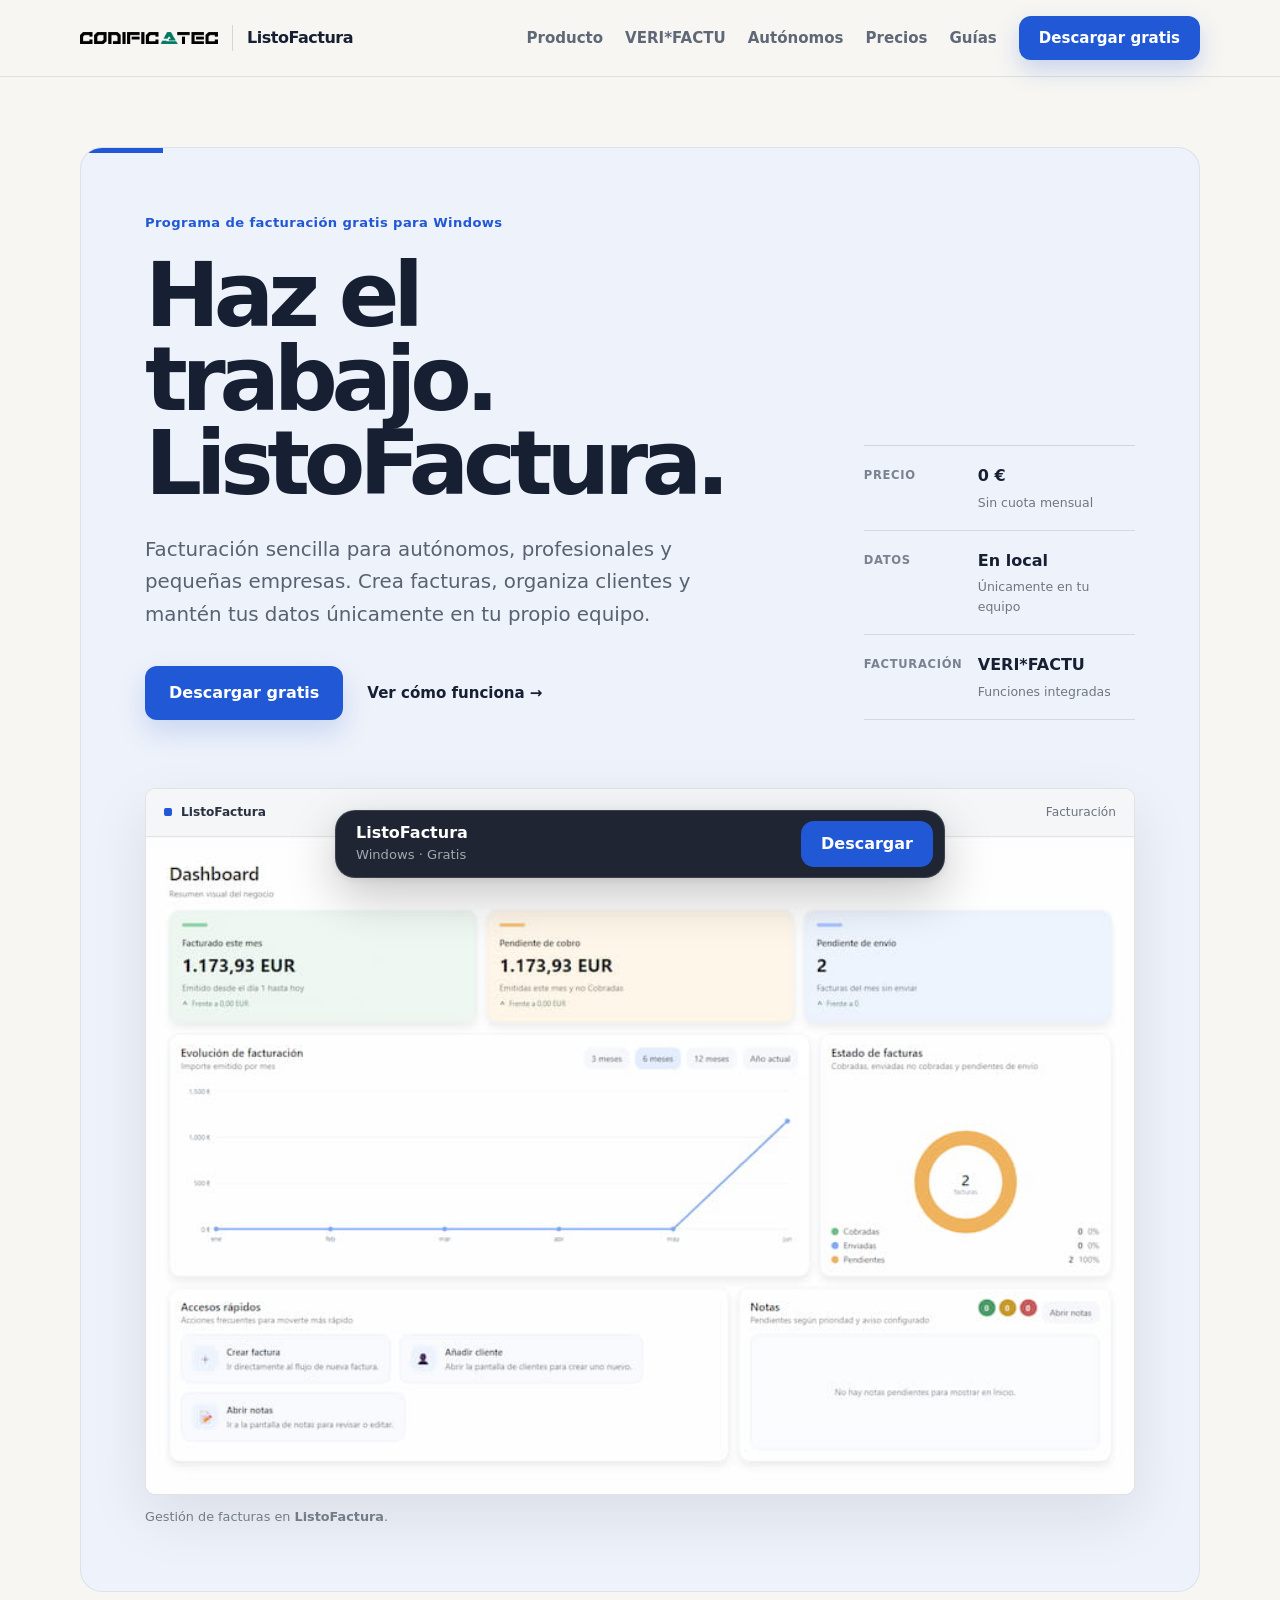
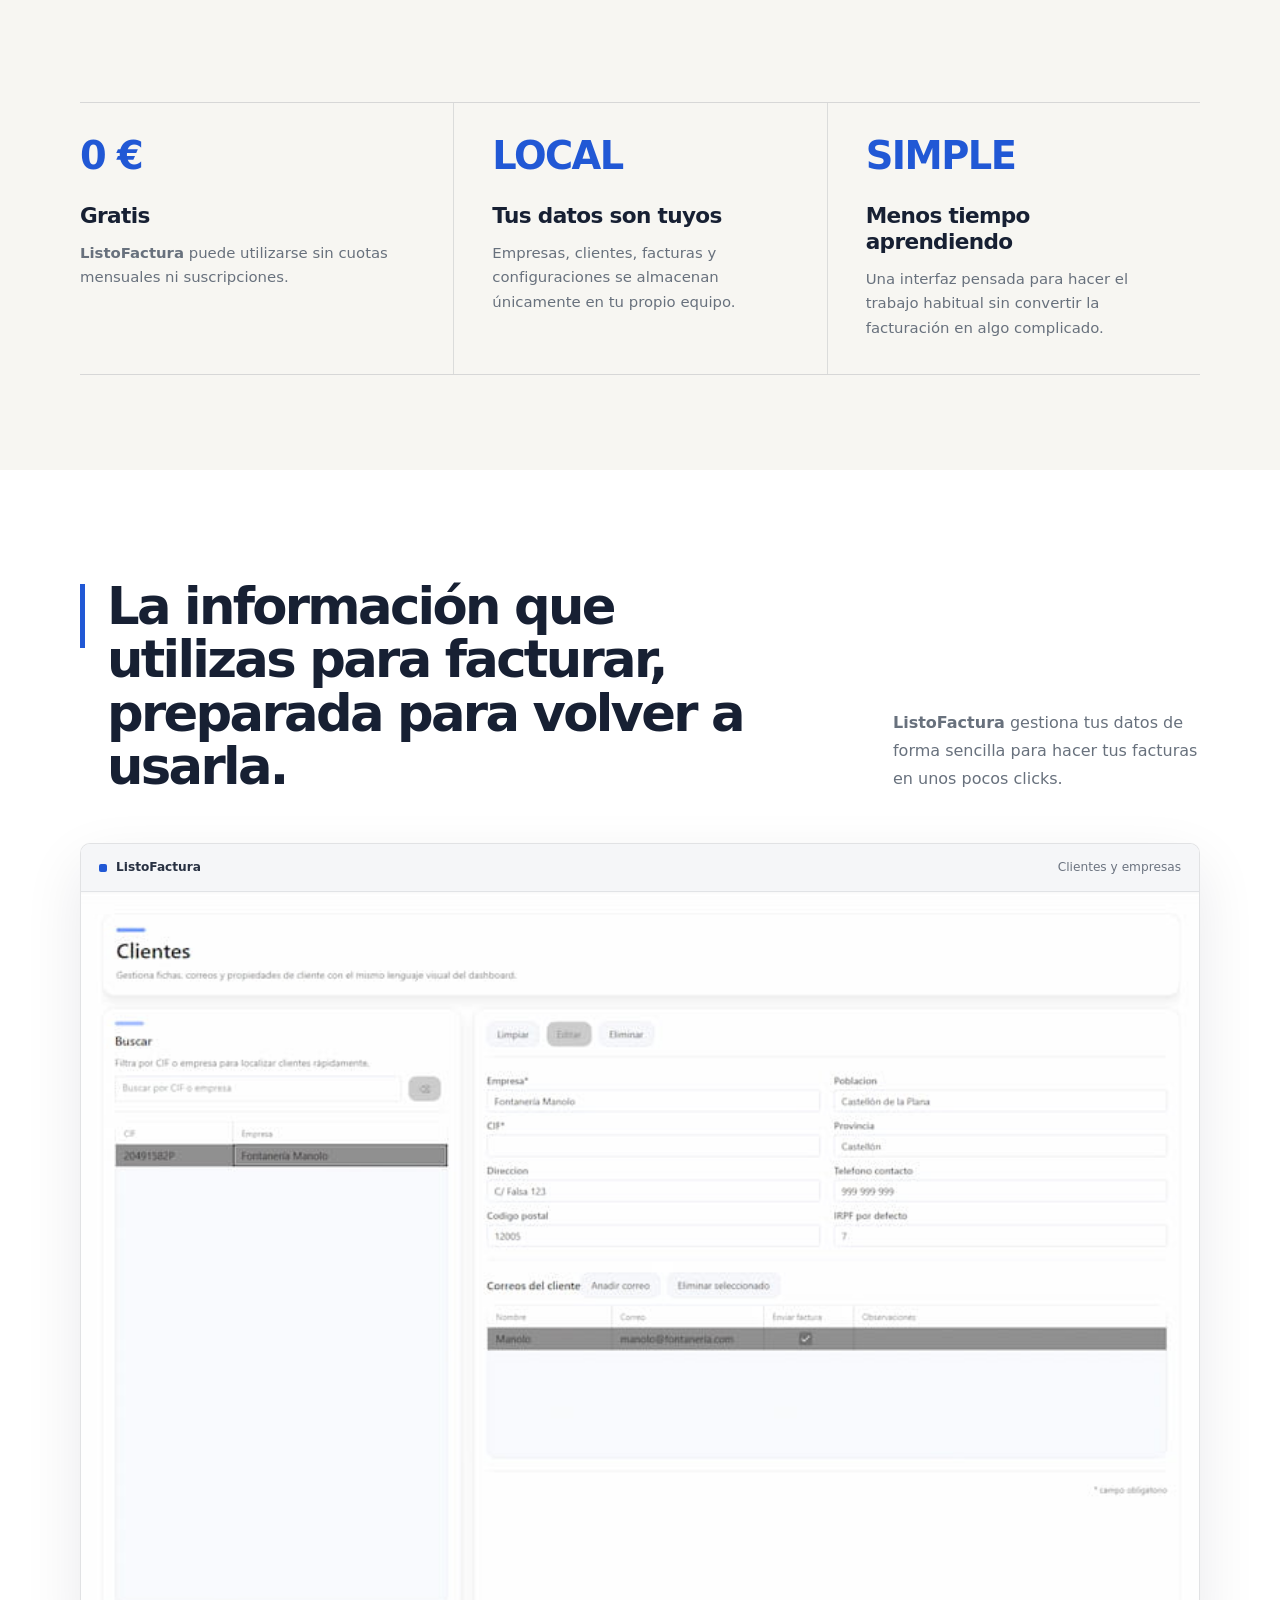
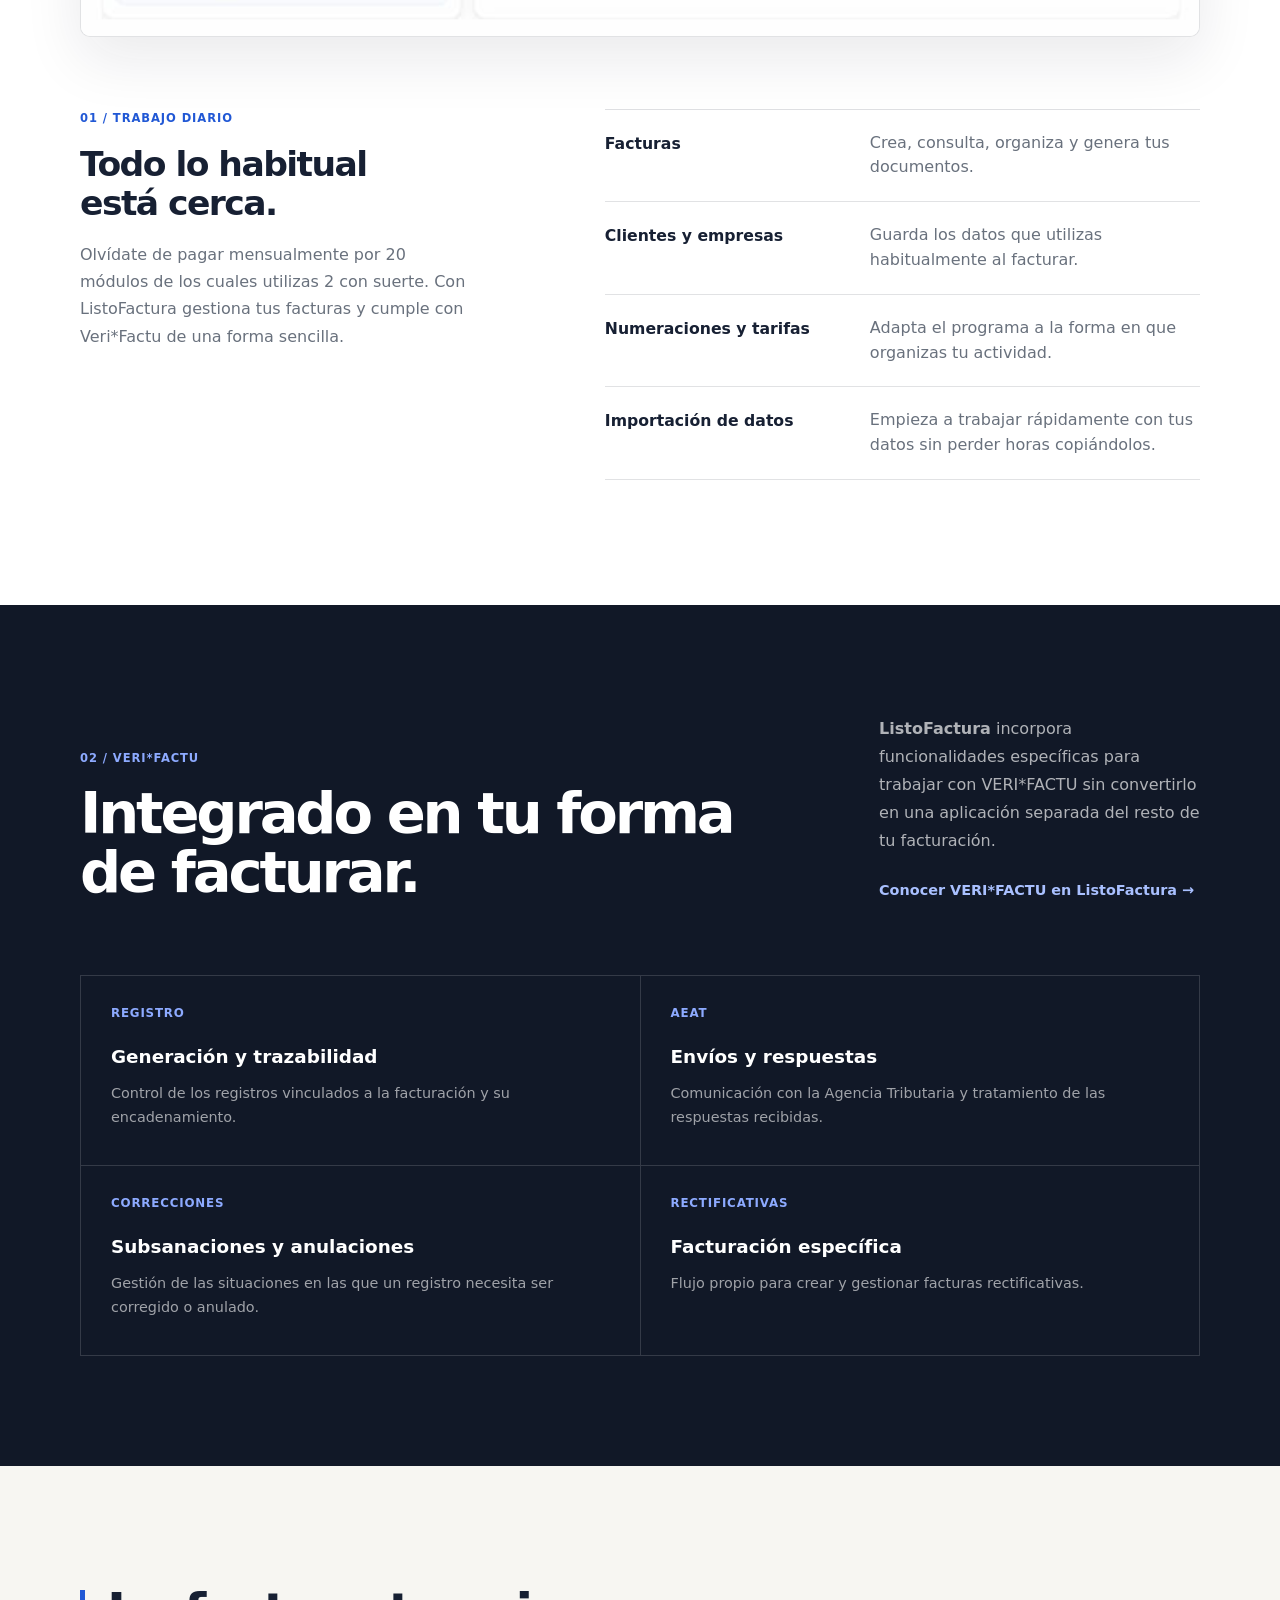
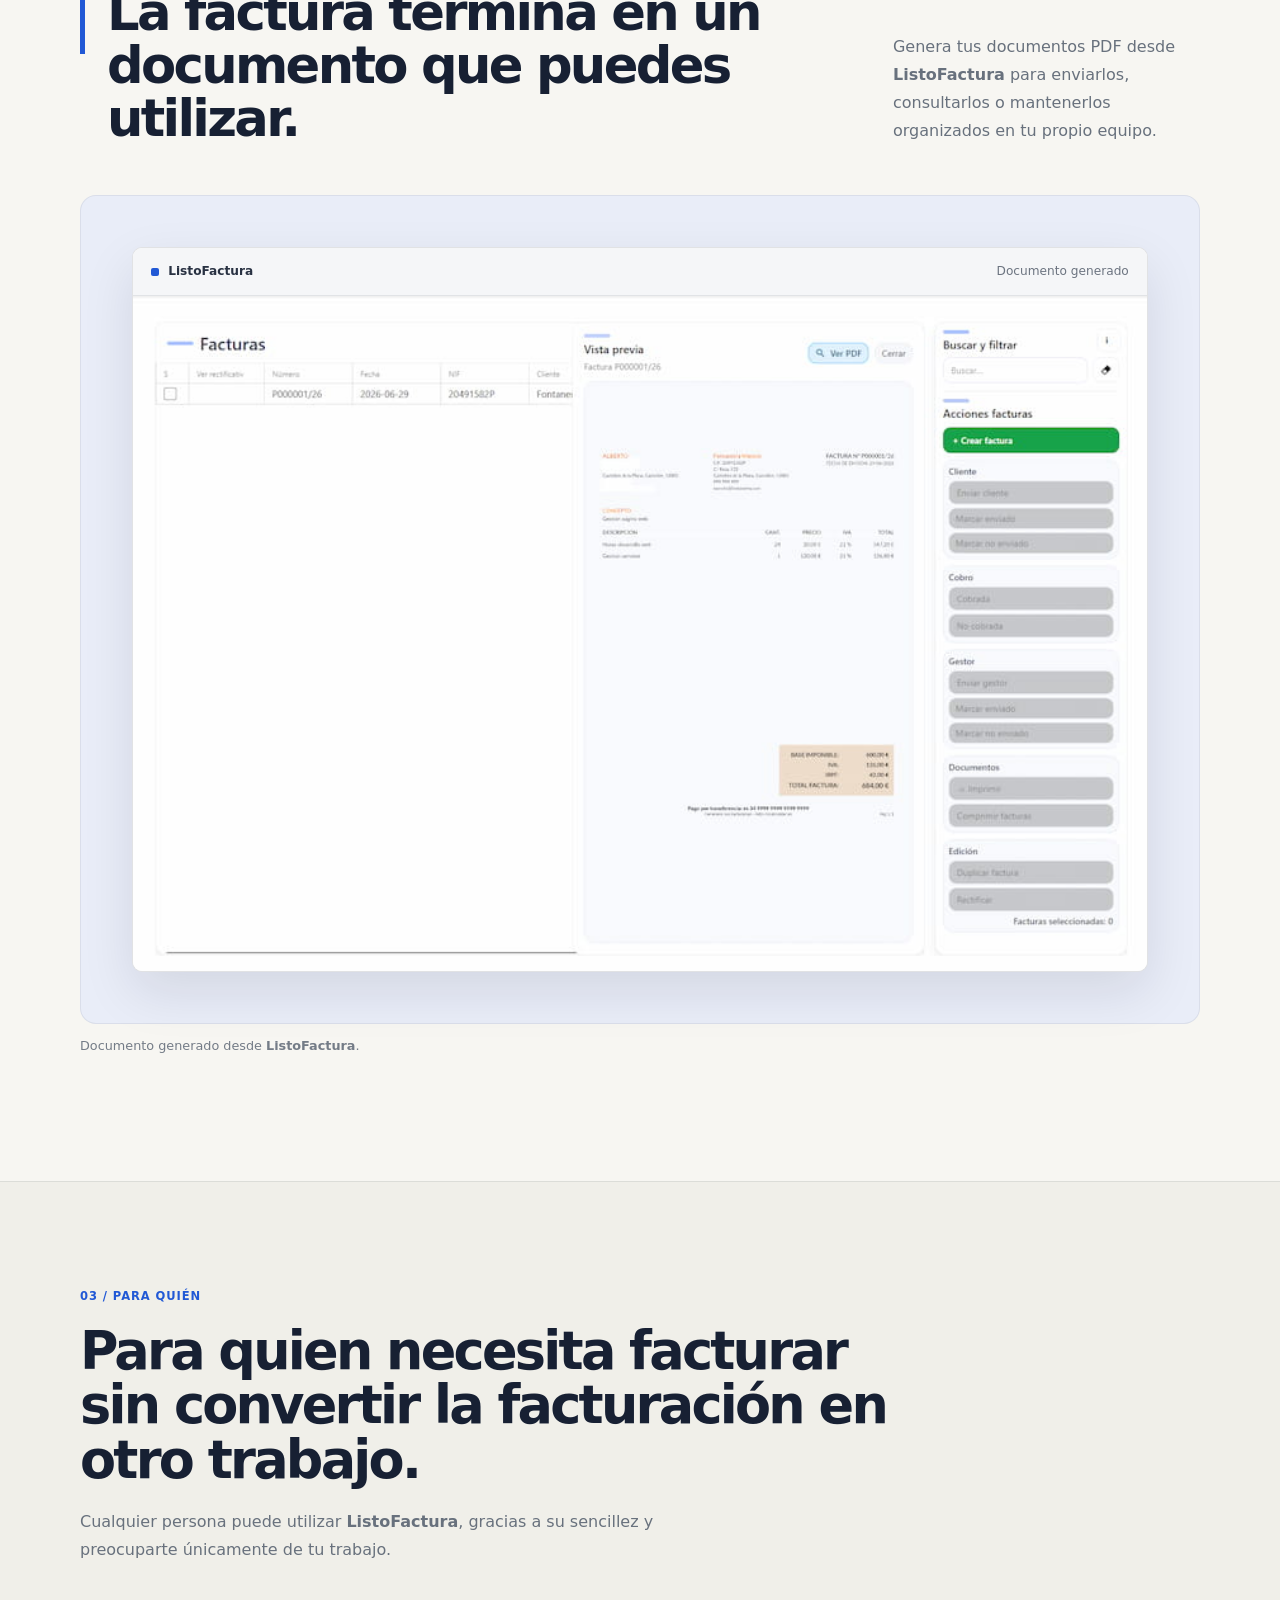
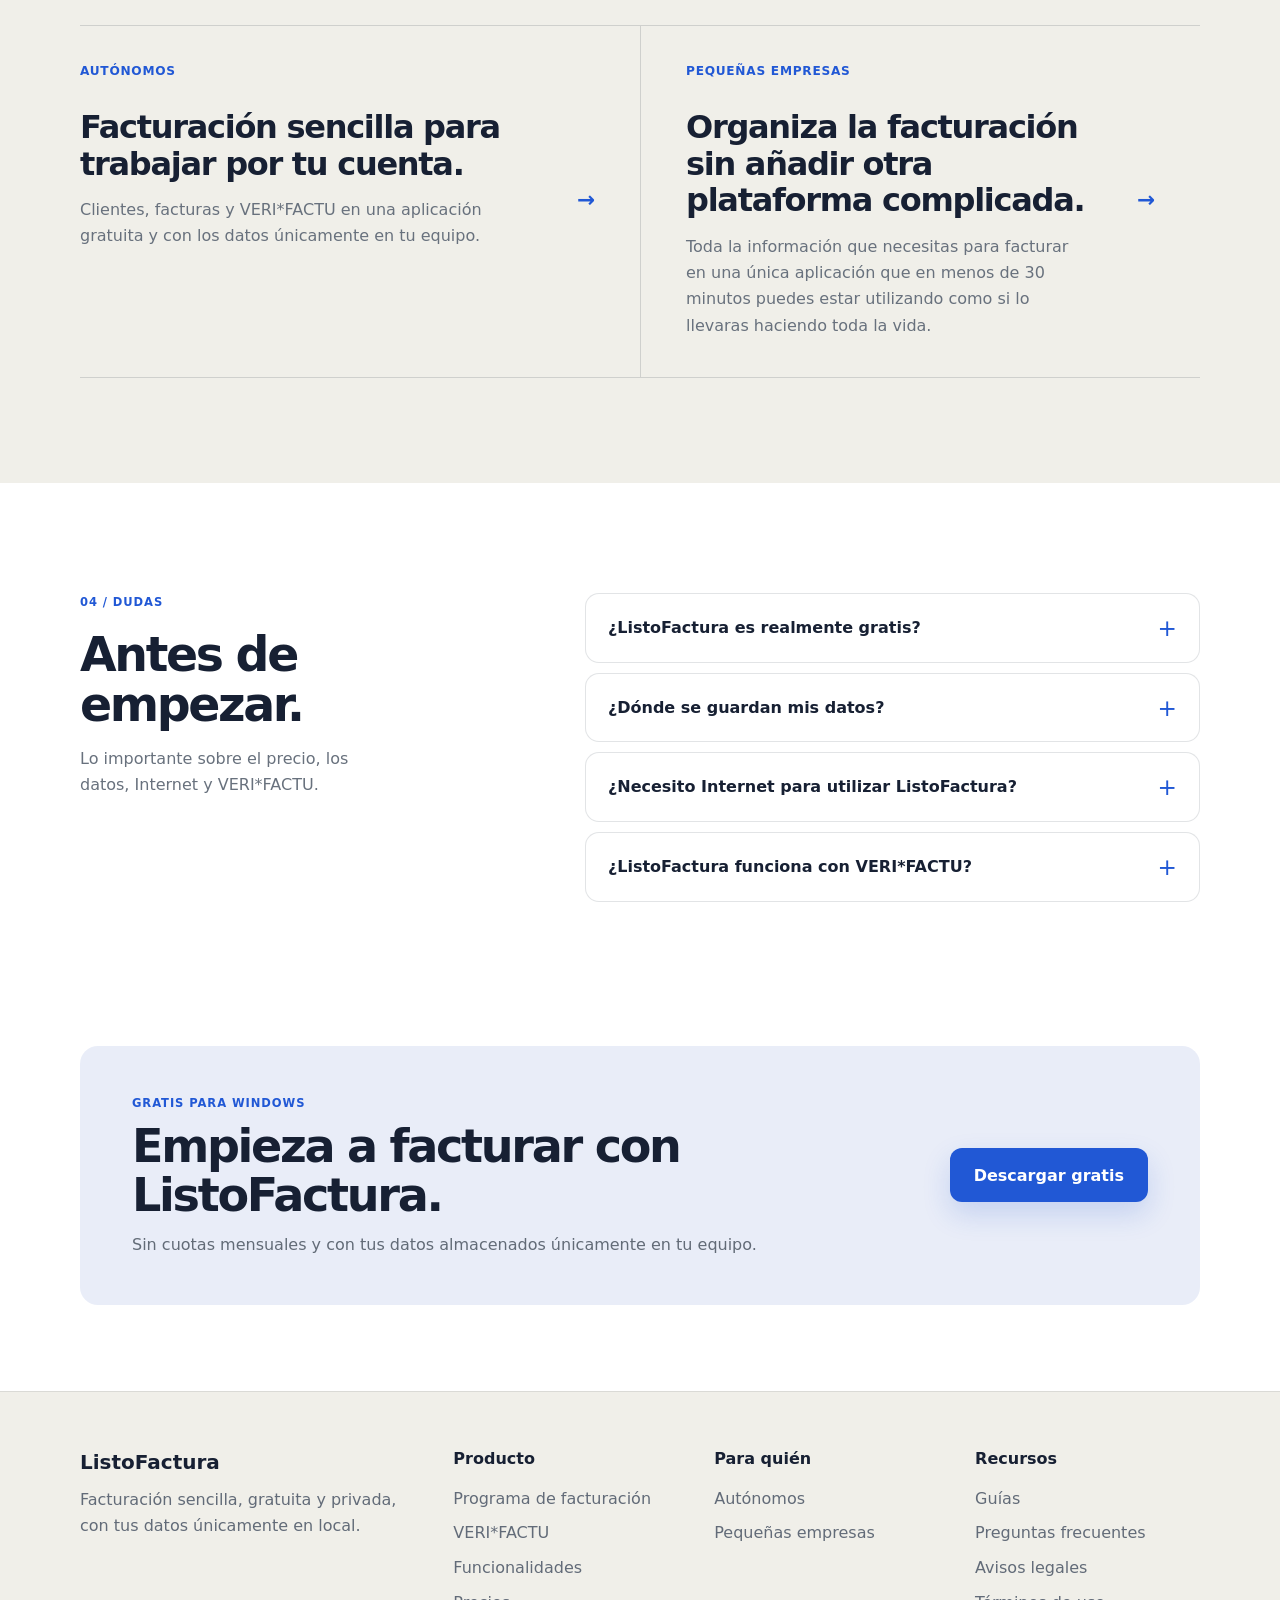
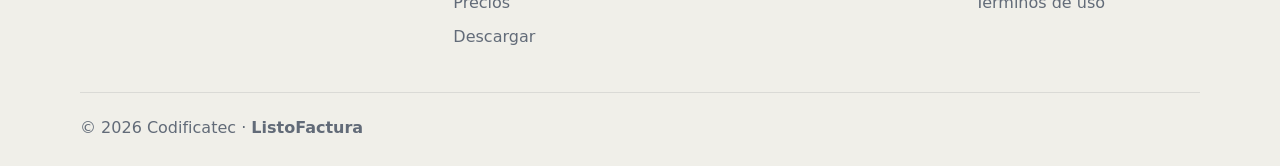
<file: index.html>
<!doctype html>
<html lang="es">

<head>
  <meta charset="utf-8">
  <meta name="viewport" content="width=device-width, initial-scale=1">

  <title>ListoFactura | Programa de facturación gratis y VERI*FACTU</title>

  <meta name="description"
    content="ListoFactura es un programa de facturación gratis, sencillo y privado. Crea facturas, gestiona clientes y trabaja con tus datos únicamente en local, con funcionalidades VERI*FACTU.">

  <meta name="author" content="Codificatec">
  <meta name="robots" content="index, follow">

  <link rel="canonical" href="https://codificatec.es/">

  <meta property="og:title" content="ListoFactura | Facturación sencilla, privada y gratis">

  <meta property="og:description"
    content="Programa de facturación gratis para trabajar de forma sencilla, con tus datos únicamente en local y funcionalidades VERI*FACTU.">

  <meta property="og:type" content="website">
  <meta property="og:url" content="https://codificatec.es/">
  <meta property="og:locale" content="es_ES">
  <meta property="og:site_name" content="ListoFactura">

  <meta property="og:image" content="https://codificatec.es/assets/img/logo-codificatec.png">

  <meta name="twitter:card" content="summary_large_image">

  <meta name="twitter:title" content="ListoFactura | Facturación sencilla, privada y gratis">

  <meta name="twitter:description"
    content="Programa de facturación gratis, sencillo, privado y preparado para VERI*FACTU.">

  <meta name="twitter:image" content="https://codificatec.es/assets/img/logo-codificatec.png">

  <link rel="preload" href="/assets/css/styles.css" as="style">

  <link rel="preload" href="/assets/img/screenshots/facturas.webp" as="image">

  <link rel="stylesheet" href="/assets/css/styles.css">

  <link rel="icon" href="/assets/img/logo-codificatec.png">

  <script type="application/ld+json">
  {
    "@context": "https://schema.org",
    "@type": "SoftwareApplication",
    "name": "ListoFactura",
    "url": "https://codificatec.es/",
    "description": "Programa de facturación gratuito, sencillo y privado con almacenamiento local y funcionalidades orientadas a VERI*FACTU.",
    "applicationCategory": "BusinessApplication",
    "applicationSubCategory": "Programa de facturación",
    "operatingSystem": "Windows",
    "downloadUrl": "https://github.com/AlbertoMF1996/FacturasApp_releases/releases/latest/download/FacturaApp-win-Setup.exe",
    "offers": {
      "@type": "Offer",
      "price": "0",
      "priceCurrency": "EUR"
    },
    "publisher": {
      "@type": "Organization",
      "name": "Codificatec",
      "url": "https://codificatec.es/"
    }
  }
  </script>
</head>


<body>

  <!-- HEADER -->
  <header class="site-header" data-header>

    <div class="container header-inner">

      <a class="brand" href="/" aria-label="Ir al inicio de ListoFactura">

        <img src="/assets/img/logo-codificatec.png" alt="Codificatec" class="brand-logo" width="1498" height="138">

        <span class="brand-product">
          <strong>ListoFactura</strong>
        </span>

      </a>


      <nav class="main-nav" aria-label="Navegación principal">

        <a href="/programa-facturacion/">
          Producto
        </a>

        <a href="/verifactu/">
          VERI*FACTU
        </a>

        <a href="/autonomos/">
          Autónomos
        </a>

        <a href="/precios/">
          Precios
        </a>

        <a href="/guias/">
          Guías
        </a>

        <a class="nav-cta" href="/descargar/">
          Descargar gratis
        </a>

      </nav>

    </div>

  </header>


  <main class="lf2-home">

    <!-- =====================================================
         HERO
         ===================================================== -->

    <section class="lf2-hero">

      <div class="container">

        <div class="lf2-hero-surface">

          <div class="lf2-hero-top">

            <div class="lf2-hero-copy">

              <p class="lf2-kicker">
                Programa de facturación gratis para Windows
              </p>

              <h1>
                Haz el trabajo.<br>
                <strong>ListoFactura.</strong>
              </h1>

              <p class="lf2-hero-text">
                Facturación sencilla para autónomos, profesionales y pequeñas
                empresas. Crea facturas, organiza clientes y mantén tus datos
                únicamente en tu propio equipo.
              </p>


              <div class="lf2-hero-actions">

                <a id="mainDownloadButton" class="btn btn-primary"
                  href="https://github.com/AlbertoMF1996/FacturasApp_releases/releases/latest/download/FacturaApp-win-Setup.exe"
                  download>
                  Descargar gratis
                </a>

                <a class="lf2-text-link" href="/programa-facturacion/">
                  Ver cómo funciona →
                </a>

              </div>

            </div>


            <div class="lf2-hero-summary">

              <div>
                <span>Precio</span>
                <strong>0 €</strong>
                <small>Sin cuota mensual</small>
              </div>

              <div>
                <span>Datos</span>
                <strong>En local</strong>
                <small>Únicamente en tu equipo</small>
              </div>

              <div>
                <span>Facturación</span>
                <strong>VERI*FACTU</strong>
                <small>Funciones integradas</small>
              </div>

            </div>

          </div>


          <figure class="lf2-product-stage">

            <div class="lf2-app-frame">

              <div class="lf2-app-frame-bar">

                <div>
                  <span class="lf2-app-mark"></span>

                  <strong>
                    ListoFactura
                  </strong>
                </div>

                <span>
                  Facturación
                </span>

              </div>

              <div class="lf2-app-frame-image">

                <img src="/assets/img/screenshots/facturas.webp" alt="Pantalla de gestión de facturas de ListoFactura"
                  width="1600" height="900" loading="eager" fetchpriority="high">

              </div>

            </div>

            <figcaption>
              Gestión de facturas en <strong>ListoFactura</strong>.
            </figcaption>

          </figure>

        </div>

      </div>

    </section>


    <!-- =====================================================
         GRATIS · LOCAL · SENCILLA
         ===================================================== -->

    <section class="lf2-principles" aria-label="Ventajas principales">

      <div class="container">

        <div class="lf2-principles-grid">

          <div>

            <strong class="lf2-principle-value">
              0 €
            </strong>

            <h2>
              Gratis
            </h2>

            <p>
              <strong>ListoFactura</strong> puede utilizarse sin cuotas
              mensuales ni suscripciones.
            </p>

          </div>


          <div>

            <strong class="lf2-principle-value">
              LOCAL
            </strong>

            <h2>
              Tus datos son tuyos
            </h2>

            <p>
              Empresas, clientes, facturas y configuraciones se almacenan
              únicamente en tu propio equipo.
            </p>

          </div>


          <div>

            <strong class="lf2-principle-value">
              SIMPLE
            </strong>

            <h2>
              Menos tiempo aprendiendo
            </h2>

            <p>
              Una interfaz pensada para hacer el trabajo habitual
              sin convertir la facturación en algo complicado.
            </p>

          </div>

        </div>

      </div>

    </section>


    <!-- =====================================================
         PRODUCTO
         ===================================================== -->

    <section class="lf2-product section">

      <div class="container">

        <div class="lf2-section-intro">

          <div class="lf2-title-mark">
            <span></span>

            <h2>
              La información que utilizas para facturar,
              preparada para volver a usarla.
            </h2>
          </div>


          <p>
            <strong>ListoFactura</strong> gestiona tus datos de forma sencilla para hacer tus facturas en unos pocos
            clicks.
          </p>

        </div>


        <figure class="lf2-product-showcase">

          <div class="lf2-app-frame">

            <div class="lf2-app-frame-bar">

              <div>
                <span class="lf2-app-mark"></span>

                <strong>
                  ListoFactura
                </strong>
              </div>

              <span>
                Clientes y empresas
              </span>

            </div>


            <div class="lf2-app-frame-image">

              <img src="/assets/img/screenshots/clientes.webp" alt="Gestión de clientes y empresas en ListoFactura"
                width="1600" height="900" loading="lazy">

            </div>

          </div>

        </figure>


        <div class="lf2-product-bottom">

          <div class="lf2-product-copy">

            <p class="lf2-small-index">
              01 / TRABAJO DIARIO
            </p>

            <h3>
              Todo lo habitual está cerca.
            </h3>

            <p>
              Olvídate de pagar mensualmente por 20 módulos de los cuales utilizas 2 con suerte. Con ListoFactura
              gestiona tus facturas y cumple con Veri*Factu de una forma sencilla.
            </p>

          </div>


          <div class="lf2-feature-list">

            <div>

              <span>
                Facturas
              </span>

              <p>
                Crea, consulta, organiza y genera tus documentos.
              </p>

            </div>


            <div>

              <span>
                Clientes y empresas
              </span>

              <p>
                Guarda los datos que utilizas habitualmente al facturar.
              </p>

            </div>


            <div>

              <span>
                Numeraciones y tarifas
              </span>

              <p>
                Adapta el programa a la forma en que organizas tu actividad.
              </p>

            </div>


            <div>

              <span>
                Importación de datos
              </span>

              <p>
                Empieza a trabajar rápidamente con tus datos sin perder horas copiándolos.
              </p>

            </div>

          </div>

        </div>

      </div>

    </section>


    <!-- =====================================================
         VERIFACTU
         ===================================================== -->

    <section class="lf2-verifactu">

      <div class="container">

        <div class="lf2-verifactu-head">

          <div>

            <p class="lf2-dark-index">
              02 / VERI*FACTU
            </p>

            <h2>
              Integrado en tu forma de facturar.
            </h2>

          </div>


          <div class="lf2-verifactu-copy">

            <p>
              <strong>ListoFactura</strong> incorpora funcionalidades
              específicas para trabajar con VERI*FACTU sin convertirlo
              en una aplicación separada del resto de tu facturación.
            </p>

            <a href="/verifactu/">
              Conocer VERI*FACTU en <strong>ListoFactura</strong> →
            </a>

          </div>

        </div>


        <div class="lf2-verifactu-grid">

          <div>

            <span>
              Registro
            </span>

            <strong>
              Generación y trazabilidad
            </strong>

            <p>
              Control de los registros vinculados a la facturación
              y su encadenamiento.
            </p>

          </div>


          <div>

            <span>
              AEAT
            </span>

            <strong>
              Envíos y respuestas
            </strong>

            <p>
              Comunicación con la Agencia Tributaria y tratamiento
              de las respuestas recibidas.
            </p>

          </div>


          <div>

            <span>
              Correcciones
            </span>

            <strong>
              Subsanaciones y anulaciones
            </strong>

            <p>
              Gestión de las situaciones en las que un registro necesita
              ser corregido o anulado.
            </p>

          </div>


          <div>

            <span>
              Rectificativas
            </span>

            <strong>
              Facturación específica
            </strong>

            <p>
              Flujo propio para crear y gestionar facturas rectificativas.
            </p>

          </div>

        </div>

      </div>

    </section>


    <!-- =====================================================
         DOCUMENTOS
         ===================================================== -->

    <section class="lf2-document section">

      <div class="container">

        <div class="lf2-document-heading">

          <div class="lf2-title-mark">

            <span></span>

            <h2>
              La factura termina en un documento que puedes utilizar.
            </h2>

          </div>


          <p>
            Genera tus documentos PDF desde <strong>ListoFactura</strong>
            para enviarlos, consultarlos o mantenerlos organizados
            en tu propio equipo.
          </p>

        </div>


        <figure class="lf2-document-stage">

          <div class="lf2-document-background">

            <div class="lf2-app-frame">

              <div class="lf2-app-frame-bar">

                <div>
                  <span class="lf2-app-mark"></span>

                  <strong>
                    ListoFactura
                  </strong>
                </div>

                <span>
                  Documento generado
                </span>

              </div>


              <div class="lf2-app-frame-image">

                <img src="/assets/img/screenshots/pdf.webp" alt="Documento PDF generado desde ListoFactura" width="1600"
                  height="900" loading="lazy">

              </div>

            </div>

          </div>

          <figcaption>
            Documento generado desde <strong>ListoFactura</strong>.
          </figcaption>

        </figure>

      </div>

    </section>


    <!-- =====================================================
         PARA QUIÉN
         ===================================================== -->

    <section class="lf2-audience">

      <div class="container">

        <div class="lf2-audience-heading">

          <p class="lf2-small-index">
            03 / PARA QUIÉN
          </p>

          <h2>
            Para quien necesita facturar sin convertir
            la facturación en otro trabajo.
          </h2>

          <p>
            Cualquier persona puede utilizar <strong>ListoFactura</strong>,
            gracias a su sencillez y preocuparte únicamente de tu trabajo.
          </p>

        </div>


        <div class="lf2-audience-links">

          <a href="/autonomos/">

            <div>

              <span>
                Autónomos
              </span>

              <h3>
                Facturación sencilla para trabajar por tu cuenta.
              </h3>

              <p>
                Clientes, facturas y VERI*FACTU en una aplicación
                gratuita y con los datos únicamente en tu equipo.
              </p>

            </div>

            <strong aria-hidden="true">
              →
            </strong>

          </a>


          <a href="/pymes/">

            <div>

              <span>
                Pequeñas empresas
              </span>

              <h3>
                Organiza la facturación sin añadir otra plataforma complicada.
              </h3>

              <p>
                Toda la información que necesitas para facturar en una única aplicación que en menos de 30 minutos
                puedes estar utilizando como si lo llevaras haciendo toda la vida.
              </p>

            </div>

            <strong aria-hidden="true">
              →
            </strong>

          </a>

        </div>

      </div>

    </section>


    <!-- =====================================================
         FAQ
         ===================================================== -->

    <section id="faq" class="lf2-faq section">

      <div class="container lf2-faq-layout">

        <div>

          <p class="lf2-small-index">
            04 / DUDAS
          </p>

          <h2>
            Antes de empezar.
          </h2>

          <p>
            Lo importante sobre el precio, los datos,
            Internet y VERI*FACTU.
          </p>

        </div>


        <div class="faq-list">

          <details class="faq-item">

            <summary>
              ¿<strong>ListoFactura</strong> es realmente gratis?
            </summary>

            <div class="faq-answer">

              <div class="faq-answer-inner">

                <p>
                  Sí. <strong>ListoFactura</strong> es gratis y no requiere
                  una suscripción mensual.
                </p>

                <p>
                  En el futuro podrá existir una versión de pago opcional
                  con funcionalidades adicionales.
                </p>

              </div>

            </div>

          </details>


          <details class="faq-item">

            <summary>
              ¿Dónde se guardan mis datos?
            </summary>

            <div class="faq-answer">

              <div class="faq-answer-inner">

                <p>
                  Los datos de <strong>ListoFactura</strong> se almacenan
                  únicamente en tu propio equipo.
                </p>

                <p>
                  Tus empresas, clientes, facturas y configuraciones
                  no se almacenan en una nube de Codificatec.
                </p>

              </div>

            </div>

          </details>


          <details class="faq-item">

            <summary>
              ¿Necesito Internet para utilizar <strong>ListoFactura</strong>?
            </summary>

            <div class="faq-answer">

              <div class="faq-answer-inner">

                <p>
                  No para el trabajo habitual con tus datos y facturas.
                </p>

                <p>
                  Las operaciones que requieren comunicación con servicios
                  externos, como VERI*FACTU o envio de emails, necesitan conexión cuando
                  se realiza esa comunicación.
                </p>

              </div>

            </div>

          </details>


          <details class="faq-item">

            <summary>
              ¿<strong>ListoFactura</strong> funciona con VERI*FACTU?
            </summary>

            <div class="faq-answer">

              <div class="faq-answer-inner">

                <p>
                  <strong>ListoFactura</strong> incorpora funcionalidades
                  orientadas a VERI*FACTU y su integración ha sido probada
                  correctamente en el entorno PRE de la AEAT.
                </p>

              </div>

            </div>

          </details>

        </div>

      </div>

    </section>


    <!-- =====================================================
         CTA
         ===================================================== -->

    <section class="lf2-final">

      <div class="container">

        <div class="lf2-final-inner">

          <div>

            <span>
              GRATIS PARA WINDOWS
            </span>

            <h2>
              Empieza a facturar con <strong>ListoFactura</strong>.
            </h2>

            <p>
              Sin cuotas mensuales y con tus datos almacenados
              únicamente en tu equipo.
            </p>

          </div>


          <a id="bottomDownloadButton" class="btn btn-primary"
            href="https://github.com/AlbertoMF1996/FacturasApp_releases/releases/latest/download/FacturaApp-win-Setup.exe"
            download>
            Descargar gratis
          </a>

        </div>

      </div>

    </section>

  </main>


  <!-- FOOTER -->
  <footer class="site-footer">

    <div class="container footer-grid">

      <div>

        <a class="footer-brand" href="/">
          <strong>ListoFactura</strong>
        </a>

        <p>
          Facturación sencilla, gratuita y privada,
          con tus datos únicamente en local.
        </p>

      </div>


      <div>

        <strong>
          Producto
        </strong>

        <a href="/programa-facturacion/">
          Programa de facturación
        </a>

        <a href="/verifactu/">
          VERI*FACTU
        </a>

        <a href="/funcionalidades/">
          Funcionalidades
        </a>

        <a href="/precios/">
          Precios
        </a>

        <a href="/descargar/">
          Descargar
        </a>

      </div>


      <div>

        <strong>
          Para quién
        </strong>

        <a href="/autonomos/">
          Autónomos
        </a>

        <a href="/pymes/">
          Pequeñas empresas
        </a>

      </div>


      <div>

        <strong>
          Recursos
        </strong>

        <a href="/guias/">
          Guías
        </a>

        <a href="/#faq">
          Preguntas frecuentes
        </a>

        <a href="/avisos-legales/">
          Avisos legales
        </a>

        <a href="/terminos/">
          Términos de uso
        </a>

      </div>

    </div>


    <div class="container footer-bottom">

      <p>
        © <span data-year></span> Codificatec ·
        <strong>ListoFactura</strong>
      </p>

    </div>

  </footer>


  <!-- DESCARGA FLOTANTE -->
  <div id="stickyDownload" class="sticky-download">

    <div class="sticky-download-copy">

      <span class="sticky-download-title">
        <strong>ListoFactura</strong>
      </span>

      <span class="sticky-download-meta">
        Windows · Gratis
      </span>

    </div>


    <a class="btn btn-primary"
      href="https://github.com/AlbertoMF1996/FacturasApp_releases/releases/latest/download/FacturaApp-win-Setup.exe"
      download>
      Descargar
    </a>

  </div>


  <script src="/assets/js/main.js" defer>
  </script>

</body>

</html>
</file>
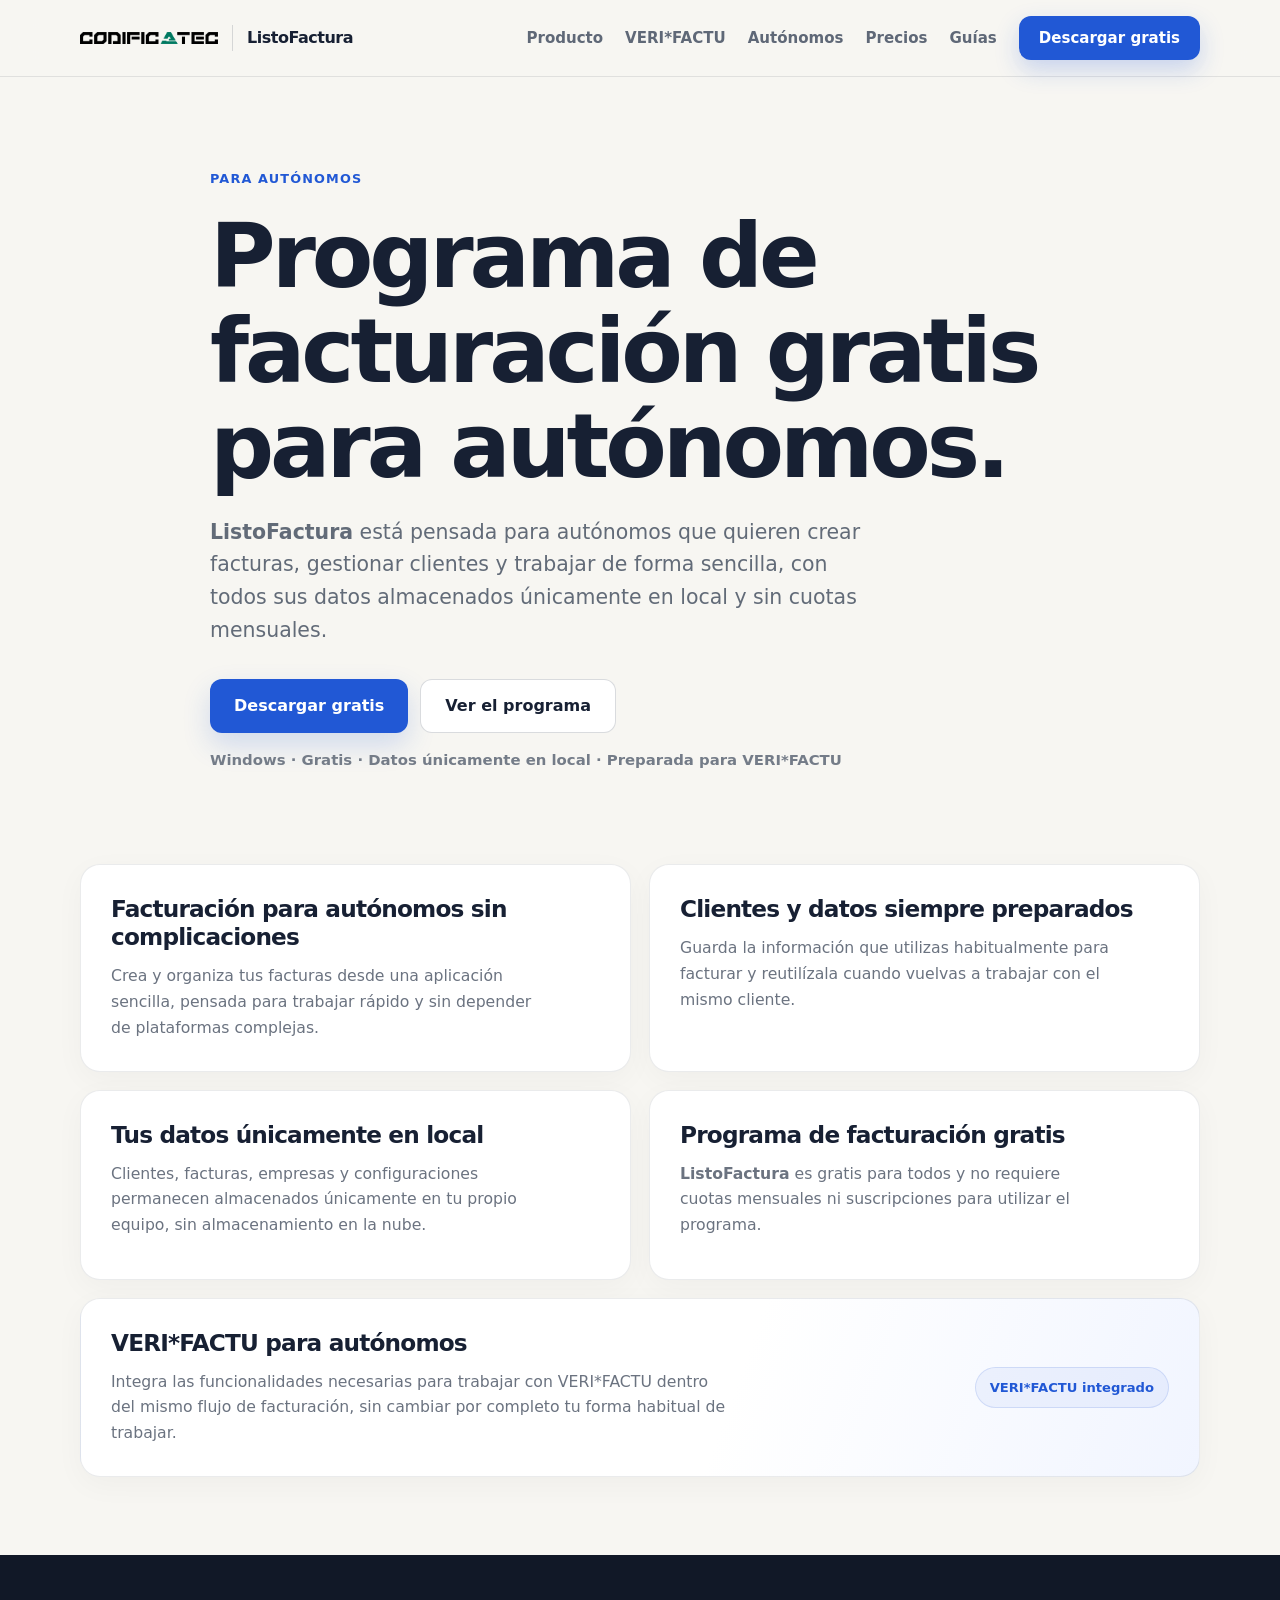
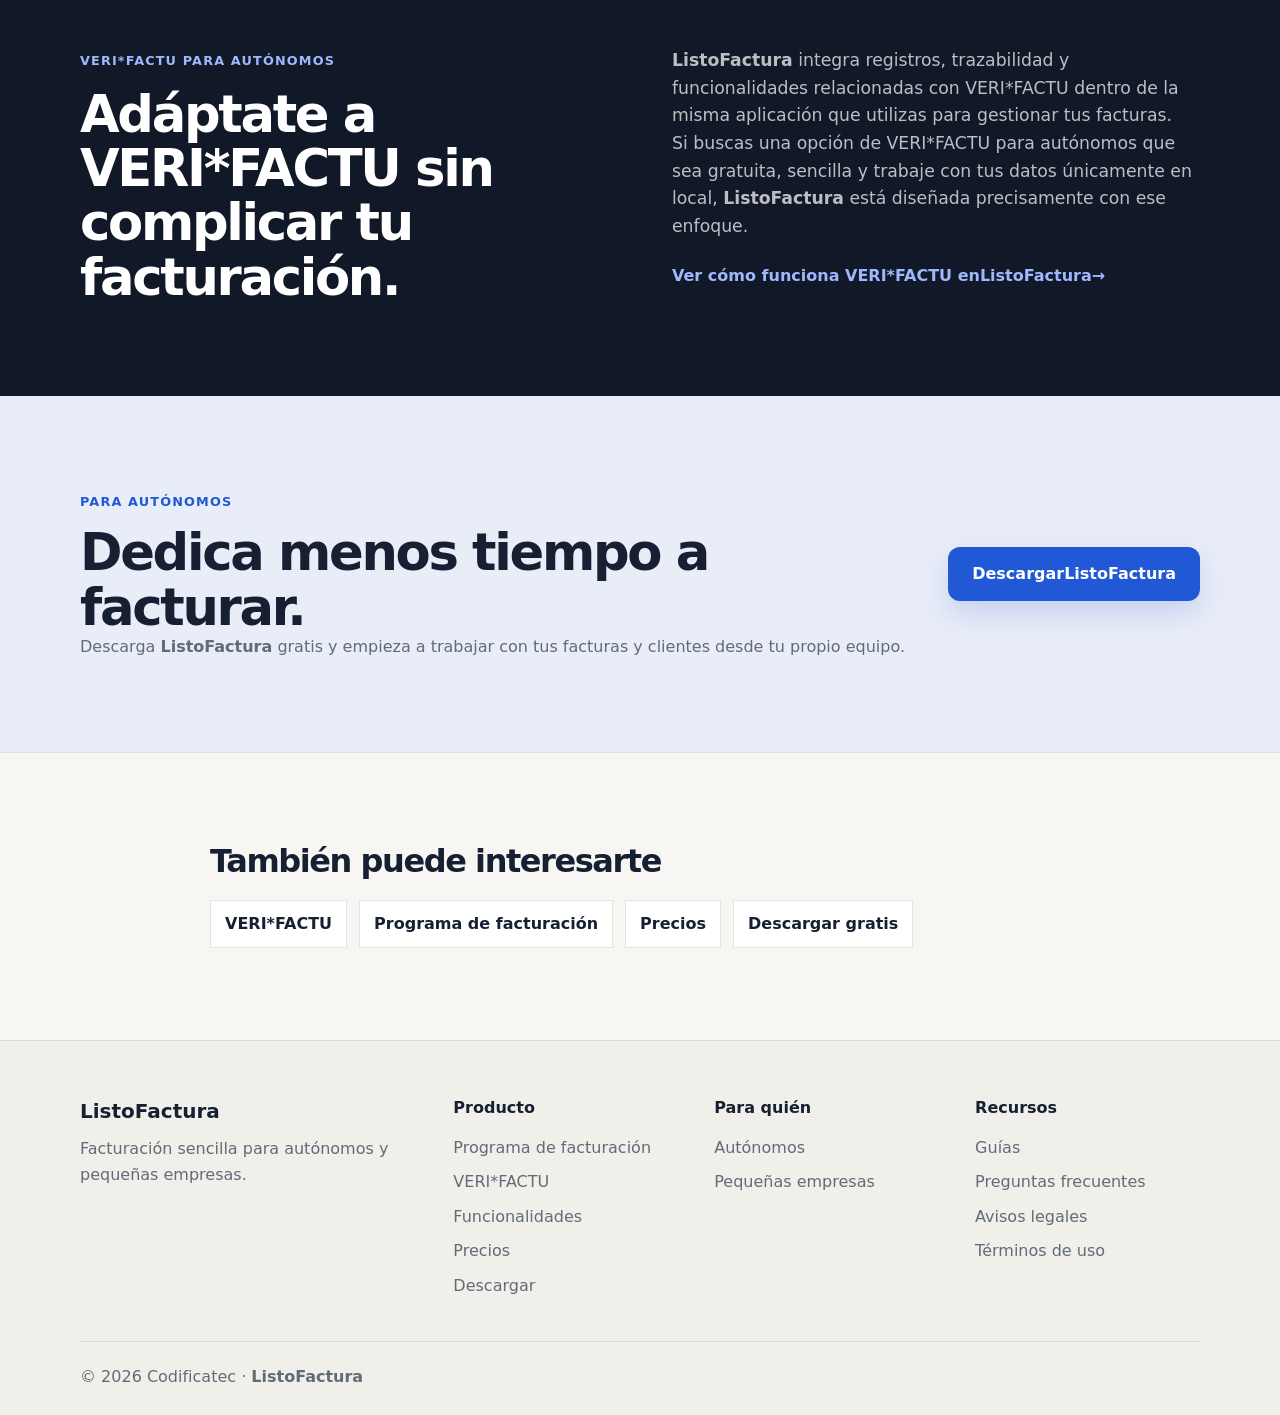
<file: autonomos/index.html>
<!doctype html>
<html lang="es">

<head>
  <meta charset="utf-8">
  <meta name="viewport" content="width=device-width, initial-scale=1">

  <title>Programa de facturación gratis para autónomos | ListoFactura</title>

  <meta
    name="description"
    content="Programa de facturación gratis para autónomos. ListoFactura permite crear facturas, gestionar clientes, trabajar con datos únicamente en local y utilizar funciones VERI*FACTU.">

  <meta name="author" content="Codificatec">
  <meta name="robots" content="index, follow">

  <link
    rel="canonical"
    href="https://codificatec.es/autonomos/">

  <!-- Open Graph -->
  <meta
    property="og:title"
    content="Programa de facturación gratis para autónomos | ListoFactura">

  <meta
    property="og:description"
    content="Facturación sencilla para autónomos, gratis, con datos únicamente en local y preparada para VERI*FACTU.">

  <meta property="og:type" content="website">

  <meta
    property="og:url"
    content="https://codificatec.es/autonomos/">

  <meta property="og:locale" content="es_ES">

  <meta
    property="og:site_name"
    content="ListoFactura">

  <meta
    property="og:image"
    content="https://codificatec.es/assets/img/logo-codificatec.png">

  <!-- Twitter / X -->
  <meta
    name="twitter:card"
    content="summary_large_image">

  <meta
    name="twitter:title"
    content="Programa de facturación gratis para autónomos | ListoFactura">

  <meta
    name="twitter:description"
    content="Programa de facturación sencillo, gratis y privado para autónomos, con datos únicamente en local y funciones VERI*FACTU.">

  <meta
    name="twitter:image"
    content="https://codificatec.es/assets/img/logo-codificatec.png">

  <!-- Estilos -->
  <link
    rel="preload"
    href="/assets/css/styles.css"
    as="style">

  <link
    rel="stylesheet"
    href="/assets/css/styles.css">

  <link
    rel="icon"
    href="/assets/img/logo-codificatec.png">

</head>


<body>

  <!-- HEADER -->
  <header
    class="site-header"
    data-header>

    <div class="container header-inner">

      <a
        class="brand"
        href="/"
        aria-label="Ir al inicio de ListoFactura">

        <img
          src="/assets/img/logo-codificatec.png"
          alt="Codificatec"
          class="brand-logo"
          width="1498"
          height="138">

        <span class="brand-product">
          <strong>ListoFactura</strong>
        </span>

      </a>


      <nav
        class="main-nav"
        aria-label="Navegación principal">

        <a href="/programa-facturacion/">
          Producto
        </a>

        <a href="/verifactu/">
          VERI*FACTU
        </a>

        <a href="/autonomos/">
          Autónomos
        </a>

        <a href="/precios/">
          Precios
        </a>

        <a href="/guias/">
          Guías
        </a>

        <a
          class="nav-cta"
          href="/descargar/">
          Descargar gratis
        </a>

      </nav>

    </div>

  </header>


  <main>

    <!-- HERO -->
    <section class="page-hero section">

      <div class="container narrow-page">

        <span class="eyebrow">
          Para autónomos
        </span>

        <h1>
          Programa de facturación gratis para autónomos.
        </h1>

        <p class="hero-text">
          <strong>ListoFactura</strong> está pensada para autónomos que quieren
          crear facturas, gestionar clientes y trabajar de forma sencilla,
          con todos sus datos almacenados únicamente en local y sin cuotas mensuales.
        </p>


        <div class="hero-actions">

          <a
            class="btn btn-primary"
            href="https://github.com/AlbertoMF1996/FacturasApp_releases/releases/latest/download/FacturaApp-win-Setup.exe"
            download>
            Descargar gratis
          </a>

          <a
            class="btn btn-secondary"
            href="/programa-facturacion/">
            Ver el programa
          </a>

        </div>


        <p class="download-note">
          Windows · Gratis · Datos únicamente en local · Preparada para VERI*FACTU
        </p>

      </div>

    </section>


    <!-- BENEFICIOS -->
    <section class="section compact-section">

      <div class="container">

        <div class="benefit-grid benefit-grid-no-number">

          <article class="benefit-item benefit-item-no-number">

            <div class="benefit-item-content">

              <h2>
                Facturación para autónomos sin complicaciones
              </h2>

              <p>
                Crea y organiza tus facturas desde una aplicación sencilla,
                pensada para trabajar rápido y sin depender de plataformas complejas.
              </p>

            </div>

          </article>


          <article class="benefit-item benefit-item-no-number">

            <div class="benefit-item-content">

              <h2>
                Clientes y datos siempre preparados
              </h2>

              <p>
                Guarda la información que utilizas habitualmente para facturar
                y reutilízala cuando vuelvas a trabajar con el mismo cliente.
              </p>

            </div>

          </article>


          <article class="benefit-item benefit-item-no-number">

            <div class="benefit-item-content">

              <h2>
                Tus datos únicamente en local
              </h2>

              <p>
                Clientes, facturas, empresas y configuraciones permanecen almacenados
                únicamente en tu propio equipo, sin almacenamiento en la nube.
              </p>

            </div>

          </article>


          <article class="benefit-item benefit-item-no-number">

            <div class="benefit-item-content">

              <h2>
                Programa de facturación gratis
              </h2>

              <p>
                <strong>ListoFactura</strong> es gratis para todos y no requiere
                cuotas mensuales ni suscripciones para utilizar el programa.
              </p>

            </div>

          </article>


          <article class="benefit-item benefit-item-no-number benefit-item-wide">

            <div class="benefit-item-content">

              <h2>
                VERI*FACTU para autónomos
              </h2>

              <p>
                Integra las funcionalidades necesarias para trabajar con VERI*FACTU
                dentro del mismo flujo de facturación, sin cambiar por completo
                tu forma habitual de trabajar.
              </p>

            </div>

            <span class="benefit-local-badge">
              VERI*FACTU integrado
            </span>

          </article>

        </div>

      </div>

    </section>


    <!-- BLOQUE VERIFACTU -->
    <section class="section verifactu-band">

      <div class="container split">

        <div>

          <span class="eyebrow">
            VERI*FACTU para autónomos
          </span>

          <h2>
            Adáptate a VERI*FACTU sin complicar tu facturación.
          </h2>

        </div>


        <div class="plain-copy">

          <p>
            <strong>ListoFactura</strong> integra registros, trazabilidad y
            funcionalidades relacionadas con VERI*FACTU dentro de la misma
            aplicación que utilizas para gestionar tus facturas.
          </p>

          <p>
            Si buscas una opción de VERI*FACTU para autónomos que sea gratuita,
            sencilla y trabaje con tus datos únicamente en local,
            <strong>ListoFactura</strong> está diseñada precisamente con ese enfoque.
          </p>

          <a
            class="text-link"
            href="/verifactu/">
            Ver cómo funciona VERI*FACTU en <strong>ListoFactura</strong> →
          </a>

        </div>

      </div>

    </section>


    <!-- CTA -->
    <section class="section download-strip">

      <div class="container download-strip-inner">

        <div>

          <span class="eyebrow">
            Para autónomos
          </span>

          <h2>
            Dedica menos tiempo a facturar.
          </h2>

          <p>
            Descarga <strong>ListoFactura</strong> gratis y empieza a trabajar
            con tus facturas y clientes desde tu propio equipo.
          </p>

        </div>


        <a
          class="btn btn-primary"
          href="https://github.com/AlbertoMF1996/FacturasApp_releases/releases/latest/download/FacturaApp-win-Setup.exe"
          download>
          Descargar <strong>ListoFactura</strong>
        </a>

      </div>

    </section>


    <!-- ENLACES RELACIONADOS -->
    <section class="section related-section">

      <div class="container narrow-page">

        <h2>
          También puede interesarte
        </h2>

        <div class="related-links">

          <a href="/verifactu/">
            VERI*FACTU
          </a>

          <a href="/programa-facturacion/">
            Programa de facturación
          </a>

          <a href="/precios/">
            Precios
          </a>

          <a href="/descargar/">
            Descargar gratis
          </a>

        </div>

      </div>

    </section>

  </main>


  <!-- FOOTER -->
  <footer class="site-footer">

    <div class="container footer-grid">

      <div>

        <a
          class="footer-brand"
          href="/">
          <strong>ListoFactura</strong>
        </a>

        <p>
          Facturación sencilla para autónomos y pequeñas empresas.
        </p>

      </div>


      <div>

        <strong>
          Producto
        </strong>

        <a href="/programa-facturacion/">
          Programa de facturación
        </a>

        <a href="/verifactu/">
          VERI*FACTU
        </a>

        <a href="/funcionalidades/">
          Funcionalidades
        </a>

        <a href="/precios/">
          Precios
        </a>

        <a href="/descargar/">
          Descargar
        </a>

      </div>


      <div>

        <strong>
          Para quién
        </strong>

        <a href="/autonomos/">
          Autónomos
        </a>

        <a href="/pymes/">
          Pequeñas empresas
        </a>

      </div>


      <div>

        <strong>
          Recursos
        </strong>

        <a href="/guias/">
          Guías
        </a>

        <a href="/#faq">
          Preguntas frecuentes
        </a>

        <a href="/avisos-legales/">
          Avisos legales
        </a>

        <a href="/terminos/">
          Términos de uso
        </a>

      </div>

    </div>


    <div class="container footer-bottom">

      <p>
        © <span data-year></span> Codificatec ·
        <strong>ListoFactura</strong>
      </p>

    </div>

  </footer>


  <script
    src="/assets/js/main.js"
    defer>
  </script>

</body>

</html>
</file>
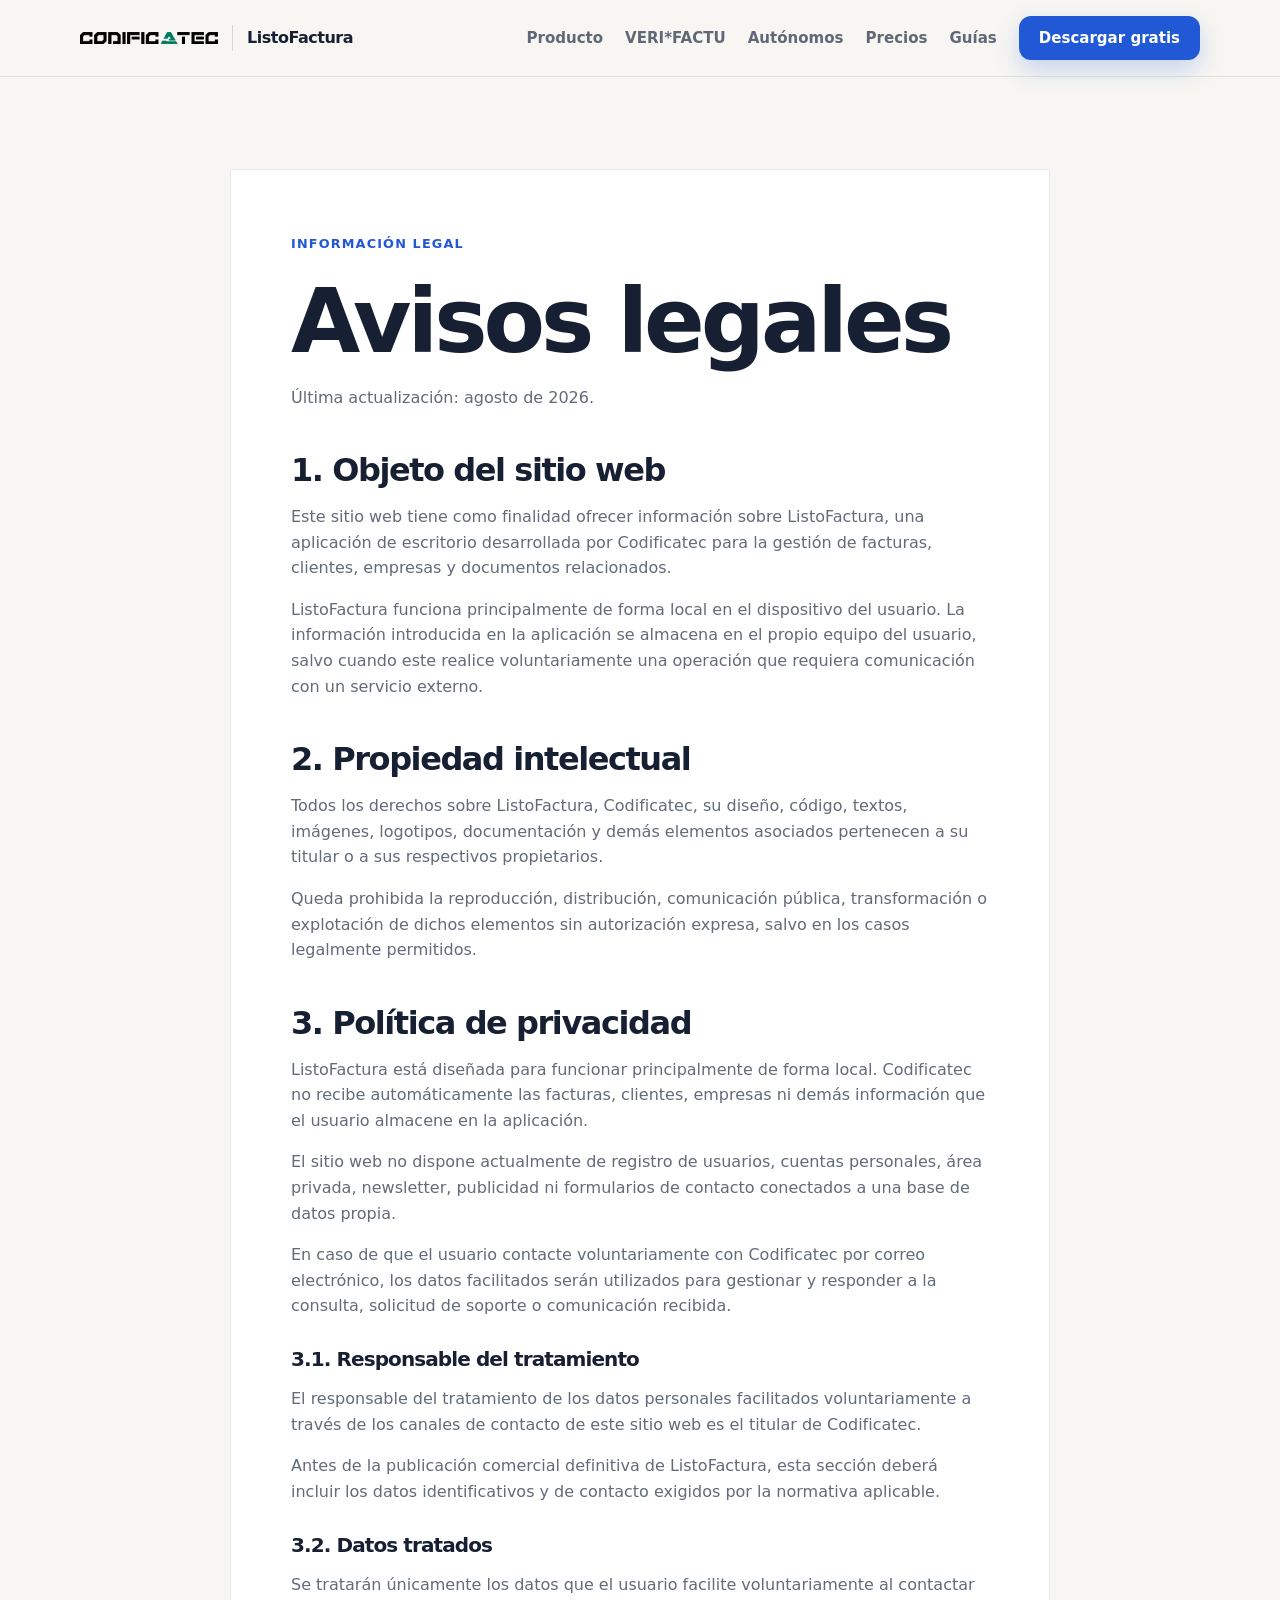
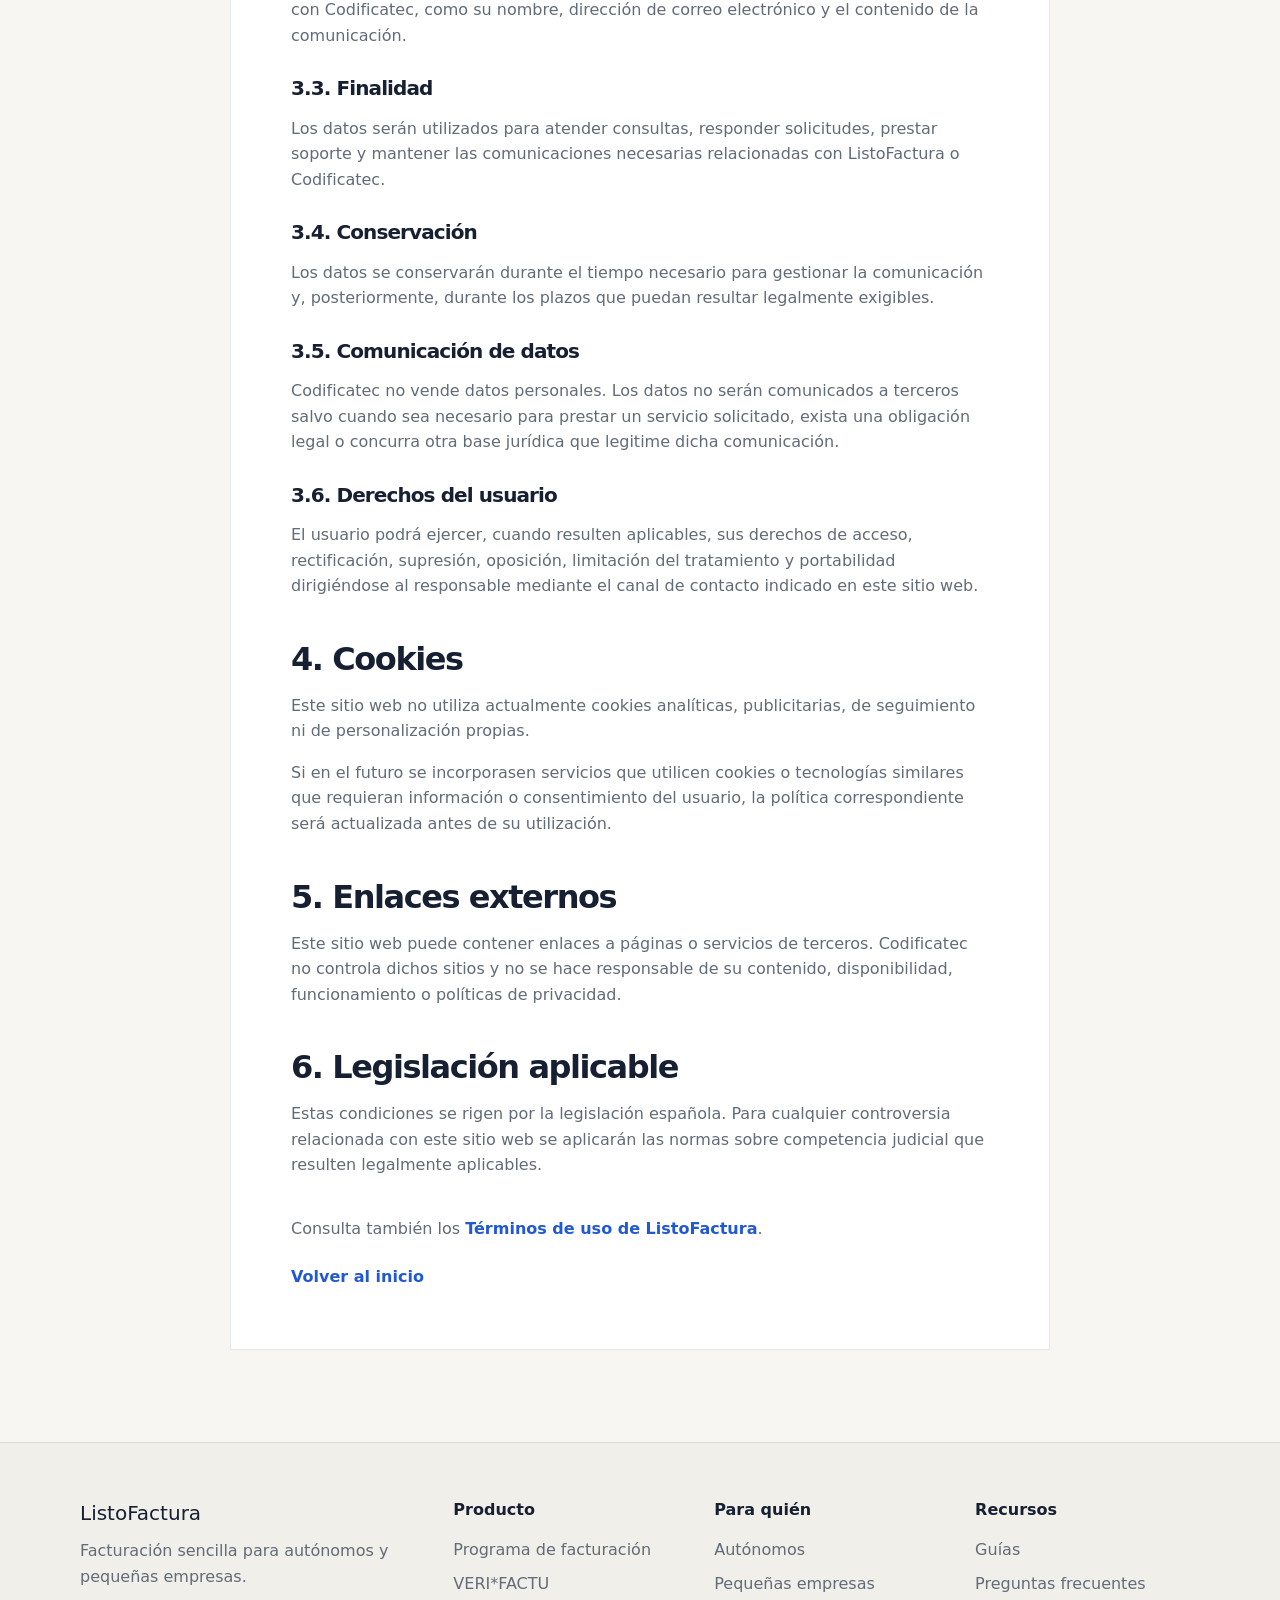
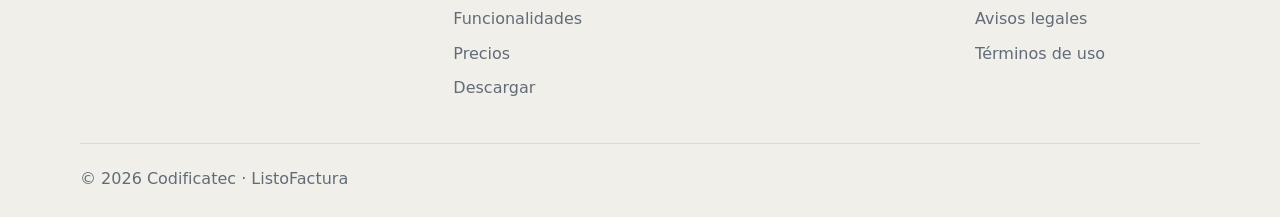
<file: avisos-legales/index.html>
<!doctype html>
<html lang="es">
<head>
  <meta charset="utf-8">
  <meta name="viewport" content="width=device-width, initial-scale=1">
  <title>Avisos legales | ListoFactura</title>
  <meta name="description" content="Avisos legales, privacidad y cookies de ListoFactura, aplicación de facturación local desarrollada por Codificatec.">
  <meta name="author" content="Codificatec">
  <meta name="robots" content="index, follow">
  <link rel="canonical" href="https://codificatec.es/avisos-legales/">
  <meta property="og:title" content="Avisos legales | ListoFactura">
  <meta property="og:description" content="Avisos legales, privacidad y cookies de ListoFactura, aplicación de facturación local desarrollada por Codificatec.">
  <meta property="og:type" content="website">
  <meta property="og:url" content="https://codificatec.es/avisos-legales/">
  <meta property="og:locale" content="es_ES">
  <meta property="og:site_name" content="ListoFactura">
  <meta property="og:image" content="https://codificatec.es/assets/img/logo-codificatec.png">
  <meta name="twitter:card" content="summary_large_image">
  <meta name="twitter:title" content="Avisos legales | ListoFactura">
  <meta name="twitter:description" content="Avisos legales, privacidad y cookies de ListoFactura, aplicación de facturación local desarrollada por Codificatec.">
  <meta name="twitter:image" content="https://codificatec.es/assets/img/logo-codificatec.png">
  <link rel="preload" href="/assets/css/styles.css" as="style">
  <link rel="stylesheet" href="/assets/css/styles.css">
  <link rel="icon" href="/assets/img/logo-codificatec.png">

</head>

<body>
<header class="site-header" data-header>
  <div class="container header-inner">
    <a class="brand" href="/" aria-label="Ir al inicio de ListoFactura">
      <img src="/assets/img/logo-codificatec.png" alt="Codificatec" class="brand-logo" width="1498" height="138">
      <span class="brand-product">ListoFactura</span>
    </a>
    <nav class="main-nav" aria-label="Navegación principal">
  <a href="/programa-facturacion/">Producto</a>
  <a href="/verifactu/">VERI*FACTU</a>
  <a href="/autonomos/">Autónomos</a>
  <a href="/precios/">Precios</a>
  <a href="/guias/">Guías</a>
  <a class="nav-cta" href="/descargar/">Descargar gratis</a>
</nav>
  </div>
</header>
<main class="legal-page section">
  <div class="container narrow">
    <span class="eyebrow">Información legal</span>
    <h1>Avisos legales</h1>
    <p>Última actualización: agosto de 2026.</p>

    <h2>1. Objeto del sitio web</h2>
    <p>Este sitio web tiene como finalidad ofrecer información sobre ListoFactura, una aplicación de escritorio desarrollada por Codificatec para la gestión de facturas, clientes, empresas y documentos relacionados.</p>
    <p>ListoFactura funciona principalmente de forma local en el dispositivo del usuario. La información introducida en la aplicación se almacena en el propio equipo del usuario, salvo cuando este realice voluntariamente una operación que requiera comunicación con un servicio externo.</p>

    <h2>2. Propiedad intelectual</h2>
    <p>Todos los derechos sobre ListoFactura, Codificatec, su diseño, código, textos, imágenes, logotipos, documentación y demás elementos asociados pertenecen a su titular o a sus respectivos propietarios.</p>
    <p>Queda prohibida la reproducción, distribución, comunicación pública, transformación o explotación de dichos elementos sin autorización expresa, salvo en los casos legalmente permitidos.</p>

    <h2>3. Política de privacidad</h2>
    <p>ListoFactura está diseñada para funcionar principalmente de forma local. Codificatec no recibe automáticamente las facturas, clientes, empresas ni demás información que el usuario almacene en la aplicación.</p>
    <p>El sitio web no dispone actualmente de registro de usuarios, cuentas personales, área privada, newsletter, publicidad ni formularios de contacto conectados a una base de datos propia.</p>
    <p>En caso de que el usuario contacte voluntariamente con Codificatec por correo electrónico, los datos facilitados serán utilizados para gestionar y responder a la consulta, solicitud de soporte o comunicación recibida.</p>

    <h3>3.1. Responsable del tratamiento</h3>
    <p>El responsable del tratamiento de los datos personales facilitados voluntariamente a través de los canales de contacto de este sitio web es el titular de Codificatec.</p>
    <p>Antes de la publicación comercial definitiva de ListoFactura, esta sección deberá incluir los datos identificativos y de contacto exigidos por la normativa aplicable.</p>

    <h3>3.2. Datos tratados</h3>
    <p>Se tratarán únicamente los datos que el usuario facilite voluntariamente al contactar con Codificatec, como su nombre, dirección de correo electrónico y el contenido de la comunicación.</p>

    <h3>3.3. Finalidad</h3>
    <p>Los datos serán utilizados para atender consultas, responder solicitudes, prestar soporte y mantener las comunicaciones necesarias relacionadas con ListoFactura o Codificatec.</p>

    <h3>3.4. Conservación</h3>
    <p>Los datos se conservarán durante el tiempo necesario para gestionar la comunicación y, posteriormente, durante los plazos que puedan resultar legalmente exigibles.</p>

    <h3>3.5. Comunicación de datos</h3>
    <p>Codificatec no vende datos personales. Los datos no serán comunicados a terceros salvo cuando sea necesario para prestar un servicio solicitado, exista una obligación legal o concurra otra base jurídica que legitime dicha comunicación.</p>

    <h3>3.6. Derechos del usuario</h3>
    <p>El usuario podrá ejercer, cuando resulten aplicables, sus derechos de acceso, rectificación, supresión, oposición, limitación del tratamiento y portabilidad dirigiéndose al responsable mediante el canal de contacto indicado en este sitio web.</p>

    <h2>4. Cookies</h2>
    <p>Este sitio web no utiliza actualmente cookies analíticas, publicitarias, de seguimiento ni de personalización propias.</p>
    <p>Si en el futuro se incorporasen servicios que utilicen cookies o tecnologías similares que requieran información o consentimiento del usuario, la política correspondiente será actualizada antes de su utilización.</p>

    <h2>5. Enlaces externos</h2>
    <p>Este sitio web puede contener enlaces a páginas o servicios de terceros. Codificatec no controla dichos sitios y no se hace responsable de su contenido, disponibilidad, funcionamiento o políticas de privacidad.</p>

    <h2>6. Legislación aplicable</h2>
    <p>Estas condiciones se rigen por la legislación española. Para cualquier controversia relacionada con este sitio web se aplicarán las normas sobre competencia judicial que resulten legalmente aplicables.</p>

    <p>Consulta también los <a class="text-link" href="/terminos/">Términos de uso de ListoFactura</a>.</p>
    <a class="text-link" href="/">Volver al inicio</a>
  </div>
</main>
<footer class="site-footer">
  <div class="container footer-grid">
    <div>
      <a class="footer-brand" href="/">ListoFactura</a>
      <p>Facturación sencilla para autónomos y pequeñas empresas.</p>
    </div>

    <div>
      <strong>Producto</strong>
      <a href="/programa-facturacion/">Programa de facturación</a>
      <a href="/verifactu/">VERI*FACTU</a>
      <a href="/funcionalidades/">Funcionalidades</a>
      <a href="/precios/">Precios</a>
      <a href="/descargar/">Descargar</a>
    </div>

    <div>
      <strong>Para quién</strong>
      <a href="/autonomos/">Autónomos</a>
      <a href="/pymes/">Pequeñas empresas</a>
    </div>

    <div>
      <strong>Recursos</strong>
      <a href="/guias/">Guías</a>
      <a href="/#faq">Preguntas frecuentes</a>
      <a href="/avisos-legales/">Avisos legales</a>
      <a href="/terminos/">Términos de uso</a>
    </div>
  </div>

  <div class="container footer-bottom">
    <p>© <span data-year></span> Codificatec · ListoFactura</p>
  </div>
</footer>
<script src="/assets/js/main.js" defer></script>
</body>
</html>
</file>
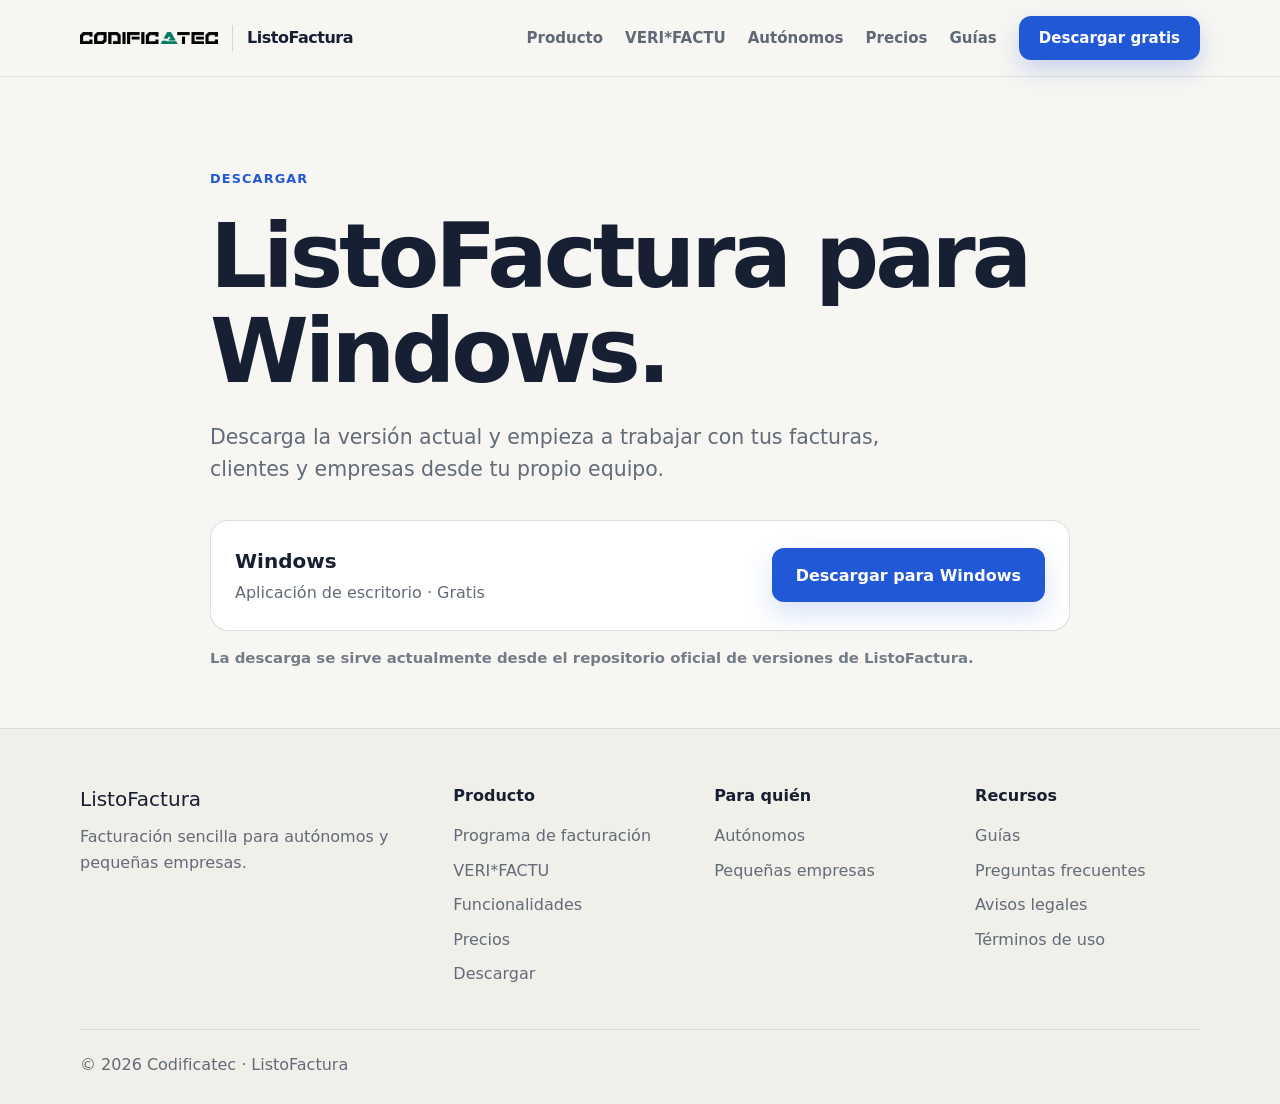
<file: descargar/index.html>
<!doctype html>
<html lang="es">
<head>
  <meta charset="utf-8">
  <meta name="viewport" content="width=device-width, initial-scale=1">
  <title>Descargar ListoFactura para Windows | Gratis</title>
  <meta name="description" content="Descarga ListoFactura para Windows. Programa de facturación gratuito para autónomos y pequeñas empresas.">
  <meta name="author" content="Codificatec">
  <meta name="robots" content="index, follow">
  <link rel="canonical" href="https://codificatec.es/descargar/">
  <meta property="og:title" content="Descargar ListoFactura para Windows | Gratis">
  <meta property="og:description" content="Descarga ListoFactura para Windows. Programa de facturación gratuito para autónomos y pequeñas empresas.">
  <meta property="og:type" content="website">
  <meta property="og:url" content="https://codificatec.es/descargar/">
  <meta property="og:locale" content="es_ES">
  <meta property="og:site_name" content="ListoFactura">
  <meta property="og:image" content="https://codificatec.es/assets/img/logo-codificatec.png">
  <meta name="twitter:card" content="summary_large_image">
  <meta name="twitter:title" content="Descargar ListoFactura para Windows | Gratis">
  <meta name="twitter:description" content="Descarga ListoFactura para Windows. Programa de facturación gratuito para autónomos y pequeñas empresas.">
  <meta name="twitter:image" content="https://codificatec.es/assets/img/logo-codificatec.png">
  <link rel="preload" href="/assets/css/styles.css" as="style">
  <link rel="stylesheet" href="/assets/css/styles.css">
  <link rel="icon" href="/assets/img/logo-codificatec.png">

</head>

<body>
<header class="site-header" data-header>
  <div class="container header-inner">
    <a class="brand" href="/" aria-label="Ir al inicio de ListoFactura">
      <img src="/assets/img/logo-codificatec.png" alt="Codificatec" class="brand-logo" width="1498" height="138">
      <span class="brand-product">ListoFactura</span>
    </a>
    <nav class="main-nav" aria-label="Navegación principal">
  <a href="/programa-facturacion/">Producto</a>
  <a href="/verifactu/">VERI*FACTU</a>
  <a href="/autonomos/">Autónomos</a>
  <a href="/precios/">Precios</a>
  <a href="/guias/">Guías</a>
  <a class="nav-cta" href="/descargar/">Descargar gratis</a>
</nav>
  </div>
</header>
<main>
  <section class="page-hero section">
    <div class="container narrow-page">
      <span class="eyebrow">Descargar</span>
      <h1>ListoFactura para Windows.</h1>
      <p class="hero-text">Descarga la versión actual y empieza a trabajar con tus facturas, clientes y empresas desde tu propio equipo.</p>
      <div class="download-box">
        <div>
          <strong>Windows</strong>
          <span>Aplicación de escritorio · Gratis</span>
        </div>
        <a class="btn btn-primary" href="https://github.com/AlbertoMF1996/FacturasApp_releases/releases/latest/download/FacturaApp-win-Setup.exe" download>Descargar para Windows</a>
      </div>
      <p class="download-note">La descarga se sirve actualmente desde el repositorio oficial de versiones de ListoFactura.</p>
    </div>
  </section>
</main>
<footer class="site-footer">
  <div class="container footer-grid">
    <div>
      <a class="footer-brand" href="/">ListoFactura</a>
      <p>Facturación sencilla para autónomos y pequeñas empresas.</p>
    </div>

    <div>
      <strong>Producto</strong>
      <a href="/programa-facturacion/">Programa de facturación</a>
      <a href="/verifactu/">VERI*FACTU</a>
      <a href="/funcionalidades/">Funcionalidades</a>
      <a href="/precios/">Precios</a>
      <a href="/descargar/">Descargar</a>
    </div>

    <div>
      <strong>Para quién</strong>
      <a href="/autonomos/">Autónomos</a>
      <a href="/pymes/">Pequeñas empresas</a>
    </div>

    <div>
      <strong>Recursos</strong>
      <a href="/guias/">Guías</a>
      <a href="/#faq">Preguntas frecuentes</a>
      <a href="/avisos-legales/">Avisos legales</a>
      <a href="/terminos/">Términos de uso</a>
    </div>
  </div>

  <div class="container footer-bottom">
    <p>© <span data-year></span> Codificatec · ListoFactura</p>
  </div>
</footer>
<script src="/assets/js/main.js" defer></script>
</body>
</html>
</file>
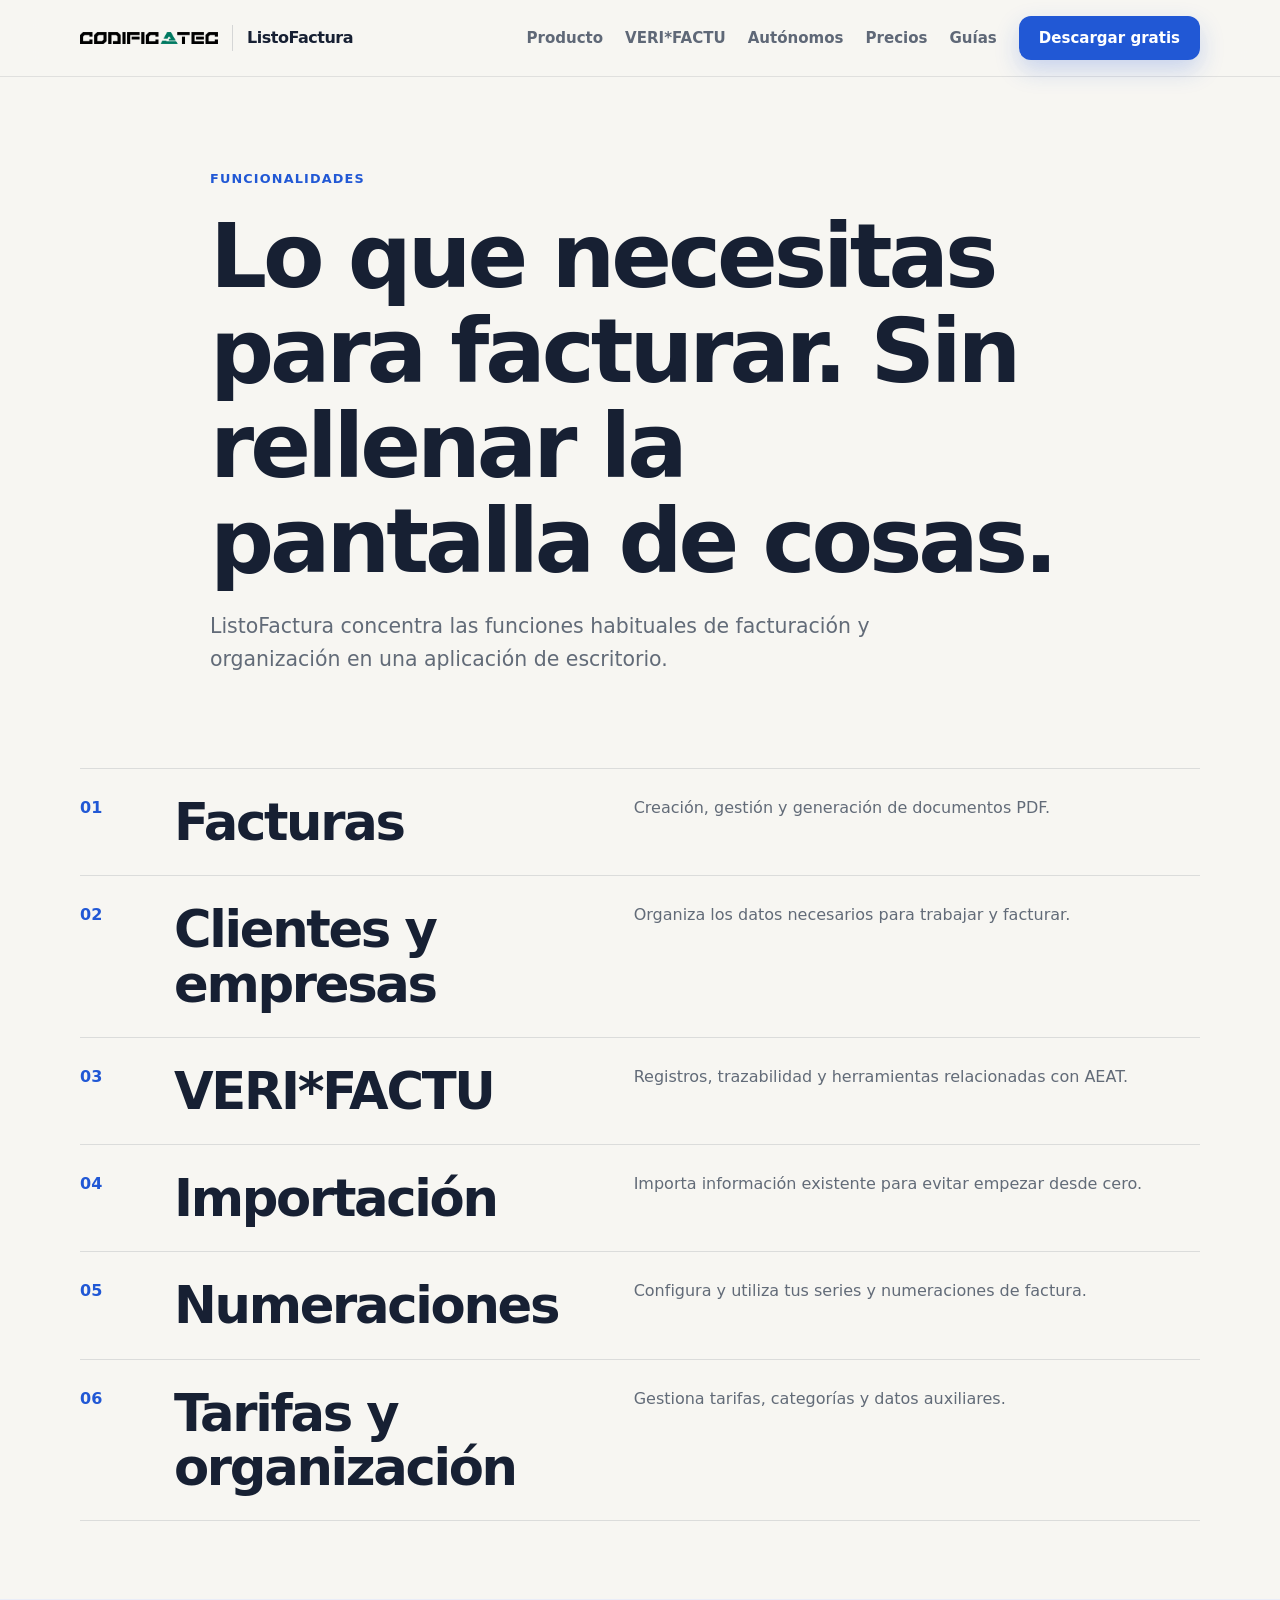
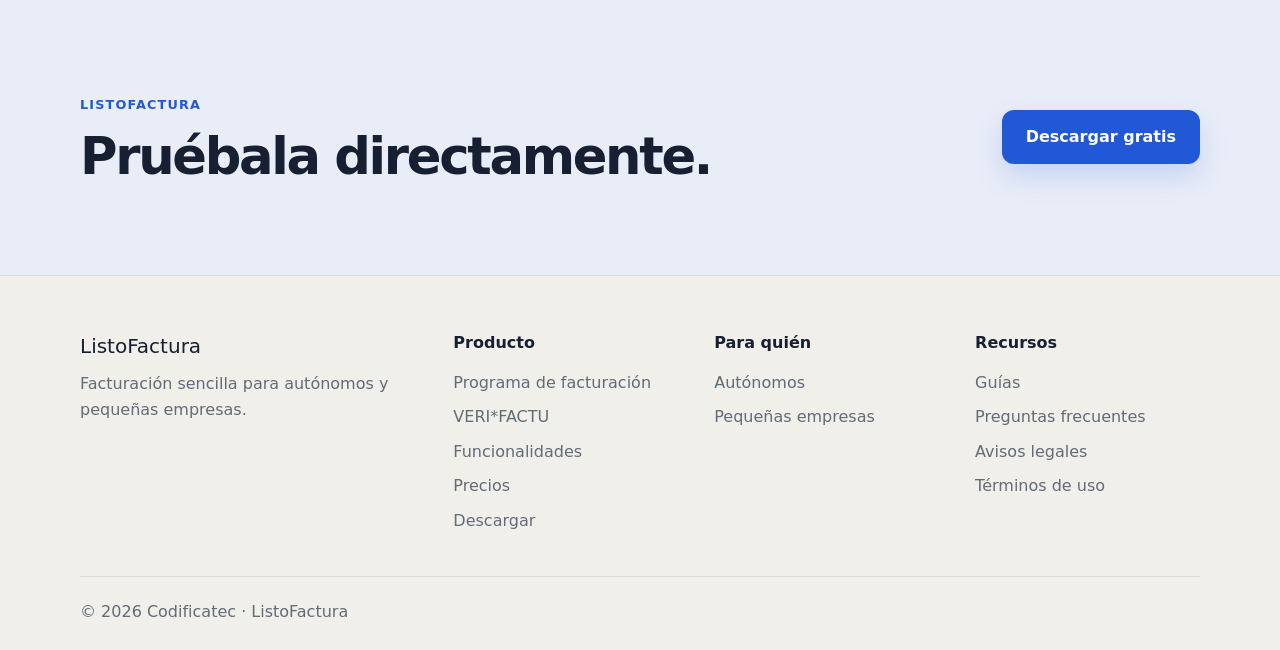
<file: funcionalidades/index.html>
<!doctype html>
<html lang="es">
<head>
  <meta charset="utf-8">
  <meta name="viewport" content="width=device-width, initial-scale=1">
  <title>Funcionalidades de ListoFactura | Facturación, clientes y VERI*FACTU</title>
  <meta name="description" content="Consulta las principales funciones de ListoFactura: facturas, clientes, empresas, PDF, importación, numeraciones, tarifas y VERI*FACTU.">
  <meta name="author" content="Codificatec">
  <meta name="robots" content="index, follow">
  <link rel="canonical" href="https://codificatec.es/funcionalidades/">
  <meta property="og:title" content="Funcionalidades de ListoFactura | Facturación, clientes y VERI*FACTU">
  <meta property="og:description" content="Consulta las principales funciones de ListoFactura: facturas, clientes, empresas, PDF, importación, numeraciones, tarifas y VERI*FACTU.">
  <meta property="og:type" content="website">
  <meta property="og:url" content="https://codificatec.es/funcionalidades/">
  <meta property="og:locale" content="es_ES">
  <meta property="og:site_name" content="ListoFactura">
  <meta property="og:image" content="https://codificatec.es/assets/img/logo-codificatec.png">
  <meta name="twitter:card" content="summary_large_image">
  <meta name="twitter:title" content="Funcionalidades de ListoFactura | Facturación, clientes y VERI*FACTU">
  <meta name="twitter:description" content="Consulta las principales funciones de ListoFactura: facturas, clientes, empresas, PDF, importación, numeraciones, tarifas y VERI*FACTU.">
  <meta name="twitter:image" content="https://codificatec.es/assets/img/logo-codificatec.png">
  <link rel="preload" href="/assets/css/styles.css" as="style">
  <link rel="stylesheet" href="/assets/css/styles.css">
  <link rel="icon" href="/assets/img/logo-codificatec.png">

</head>

<body>
<header class="site-header" data-header>
  <div class="container header-inner">
    <a class="brand" href="/" aria-label="Ir al inicio de ListoFactura">
      <img src="/assets/img/logo-codificatec.png" alt="Codificatec" class="brand-logo" width="1498" height="138">
      <span class="brand-product">ListoFactura</span>
    </a>
    <nav class="main-nav" aria-label="Navegación principal">
  <a href="/programa-facturacion/">Producto</a>
  <a href="/verifactu/">VERI*FACTU</a>
  <a href="/autonomos/">Autónomos</a>
  <a href="/precios/">Precios</a>
  <a href="/guias/">Guías</a>
  <a class="nav-cta" href="/descargar/">Descargar gratis</a>
</nav>
  </div>
</header>
<main>
  <section class="page-hero section">
    <div class="container narrow-page">
      <span class="eyebrow">Funcionalidades</span>
      <h1>Lo que necesitas para facturar. Sin rellenar la pantalla de cosas.</h1>
      <p class="hero-text">ListoFactura concentra las funciones habituales de facturación y organización en una aplicación de escritorio.</p>
    </div>
  </section>
  <section class="section compact-section">
    <div class="container">
      <div class="feature-index">
        <article><span>01</span><h2>Facturas</h2><p>Creación, gestión y generación de documentos PDF.</p></article>
        <article><span>02</span><h2>Clientes y empresas</h2><p>Organiza los datos necesarios para trabajar y facturar.</p></article>
        <article><span>03</span><h2>VERI*FACTU</h2><p>Registros, trazabilidad y herramientas relacionadas con AEAT.</p></article>
        <article><span>04</span><h2>Importación</h2><p>Importa información existente para evitar empezar desde cero.</p></article>
        <article><span>05</span><h2>Numeraciones</h2><p>Configura y utiliza tus series y numeraciones de factura.</p></article>
        <article><span>06</span><h2>Tarifas y organización</h2><p>Gestiona tarifas, categorías y datos auxiliares.</p></article>
      </div>
    </div>
  </section>
  <section class="section download-strip">
    <div class="container download-strip-inner">
      <div><span class="eyebrow">ListoFactura</span><h2>Pruébala directamente.</h2></div>
      <a class="btn btn-primary" href="https://github.com/AlbertoMF1996/FacturasApp_releases/releases/latest/download/FacturaApp-win-Setup.exe" download>Descargar gratis</a>
    </div>
  </section>
</main>
<footer class="site-footer">
  <div class="container footer-grid">
    <div>
      <a class="footer-brand" href="/">ListoFactura</a>
      <p>Facturación sencilla para autónomos y pequeñas empresas.</p>
    </div>

    <div>
      <strong>Producto</strong>
      <a href="/programa-facturacion/">Programa de facturación</a>
      <a href="/verifactu/">VERI*FACTU</a>
      <a href="/funcionalidades/">Funcionalidades</a>
      <a href="/precios/">Precios</a>
      <a href="/descargar/">Descargar</a>
    </div>

    <div>
      <strong>Para quién</strong>
      <a href="/autonomos/">Autónomos</a>
      <a href="/pymes/">Pequeñas empresas</a>
    </div>

    <div>
      <strong>Recursos</strong>
      <a href="/guias/">Guías</a>
      <a href="/#faq">Preguntas frecuentes</a>
      <a href="/avisos-legales/">Avisos legales</a>
      <a href="/terminos/">Términos de uso</a>
    </div>
  </div>

  <div class="container footer-bottom">
    <p>© <span data-year></span> Codificatec · ListoFactura</p>
  </div>
</footer>
<script src="/assets/js/main.js" defer></script>
</body>
</html>
</file>
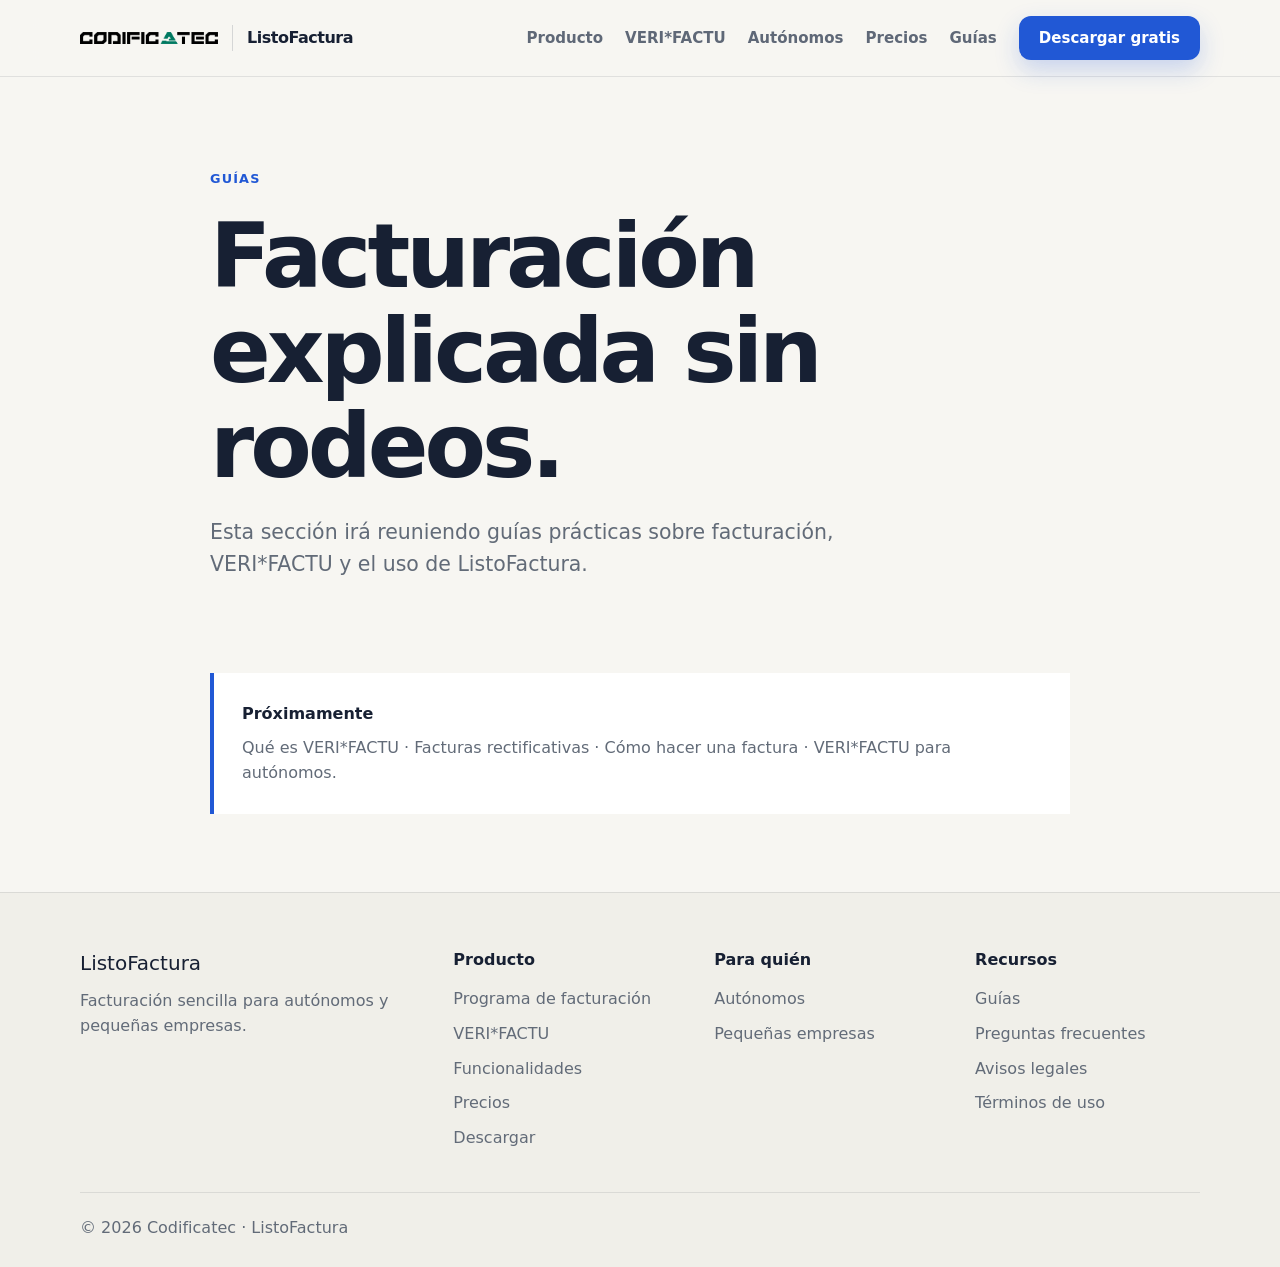
<file: guias/index.html>
<!doctype html>
<html lang="es">
<head>
  <meta charset="utf-8">
  <meta name="viewport" content="width=device-width, initial-scale=1">
  <title>Guías sobre facturación y VERI*FACTU | ListoFactura</title>
  <meta name="description" content="Guías prácticas de ListoFactura sobre facturación, autónomos, facturas rectificativas y VERI*FACTU.">
  <meta name="author" content="Codificatec">
  <meta name="robots" content="index, follow">
  <link rel="canonical" href="https://codificatec.es/guias/">
  <meta property="og:title" content="Guías sobre facturación y VERI*FACTU | ListoFactura">
  <meta property="og:description" content="Guías prácticas de ListoFactura sobre facturación, autónomos, facturas rectificativas y VERI*FACTU.">
  <meta property="og:type" content="website">
  <meta property="og:url" content="https://codificatec.es/guias/">
  <meta property="og:locale" content="es_ES">
  <meta property="og:site_name" content="ListoFactura">
  <meta property="og:image" content="https://codificatec.es/assets/img/logo-codificatec.png">
  <meta name="twitter:card" content="summary_large_image">
  <meta name="twitter:title" content="Guías sobre facturación y VERI*FACTU | ListoFactura">
  <meta name="twitter:description" content="Guías prácticas de ListoFactura sobre facturación, autónomos, facturas rectificativas y VERI*FACTU.">
  <meta name="twitter:image" content="https://codificatec.es/assets/img/logo-codificatec.png">
  <link rel="preload" href="/assets/css/styles.css" as="style">
  <link rel="stylesheet" href="/assets/css/styles.css">
  <link rel="icon" href="/assets/img/logo-codificatec.png">

</head>

<body>
<header class="site-header" data-header>
  <div class="container header-inner">
    <a class="brand" href="/" aria-label="Ir al inicio de ListoFactura">
      <img src="/assets/img/logo-codificatec.png" alt="Codificatec" class="brand-logo" width="1498" height="138">
      <span class="brand-product">ListoFactura</span>
    </a>
    <nav class="main-nav" aria-label="Navegación principal">
  <a href="/programa-facturacion/">Producto</a>
  <a href="/verifactu/">VERI*FACTU</a>
  <a href="/autonomos/">Autónomos</a>
  <a href="/precios/">Precios</a>
  <a href="/guias/">Guías</a>
  <a class="nav-cta" href="/descargar/">Descargar gratis</a>
</nav>
  </div>
</header>
<main>
  <section class="page-hero section">
    <div class="container narrow-page">
      <span class="eyebrow">Guías</span>
      <h1>Facturación explicada sin rodeos.</h1>
      <p class="hero-text">Esta sección irá reuniendo guías prácticas sobre facturación, VERI*FACTU y el uso de ListoFactura.</p>
    </div>
  </section>
  <section class="section compact-section">
    <div class="container narrow-page">
      <div class="guide-placeholder">
        <strong>Próximamente</strong>
        <p>Qué es VERI*FACTU · Facturas rectificativas · Cómo hacer una factura · VERI*FACTU para autónomos.</p>
      </div>
    </div>
  </section>
</main>
<footer class="site-footer">
  <div class="container footer-grid">
    <div>
      <a class="footer-brand" href="/">ListoFactura</a>
      <p>Facturación sencilla para autónomos y pequeñas empresas.</p>
    </div>

    <div>
      <strong>Producto</strong>
      <a href="/programa-facturacion/">Programa de facturación</a>
      <a href="/verifactu/">VERI*FACTU</a>
      <a href="/funcionalidades/">Funcionalidades</a>
      <a href="/precios/">Precios</a>
      <a href="/descargar/">Descargar</a>
    </div>

    <div>
      <strong>Para quién</strong>
      <a href="/autonomos/">Autónomos</a>
      <a href="/pymes/">Pequeñas empresas</a>
    </div>

    <div>
      <strong>Recursos</strong>
      <a href="/guias/">Guías</a>
      <a href="/#faq">Preguntas frecuentes</a>
      <a href="/avisos-legales/">Avisos legales</a>
      <a href="/terminos/">Términos de uso</a>
    </div>
  </div>

  <div class="container footer-bottom">
    <p>© <span data-year></span> Codificatec · ListoFactura</p>
  </div>
</footer>
<script src="/assets/js/main.js" defer></script>
</body>
</html>
</file>
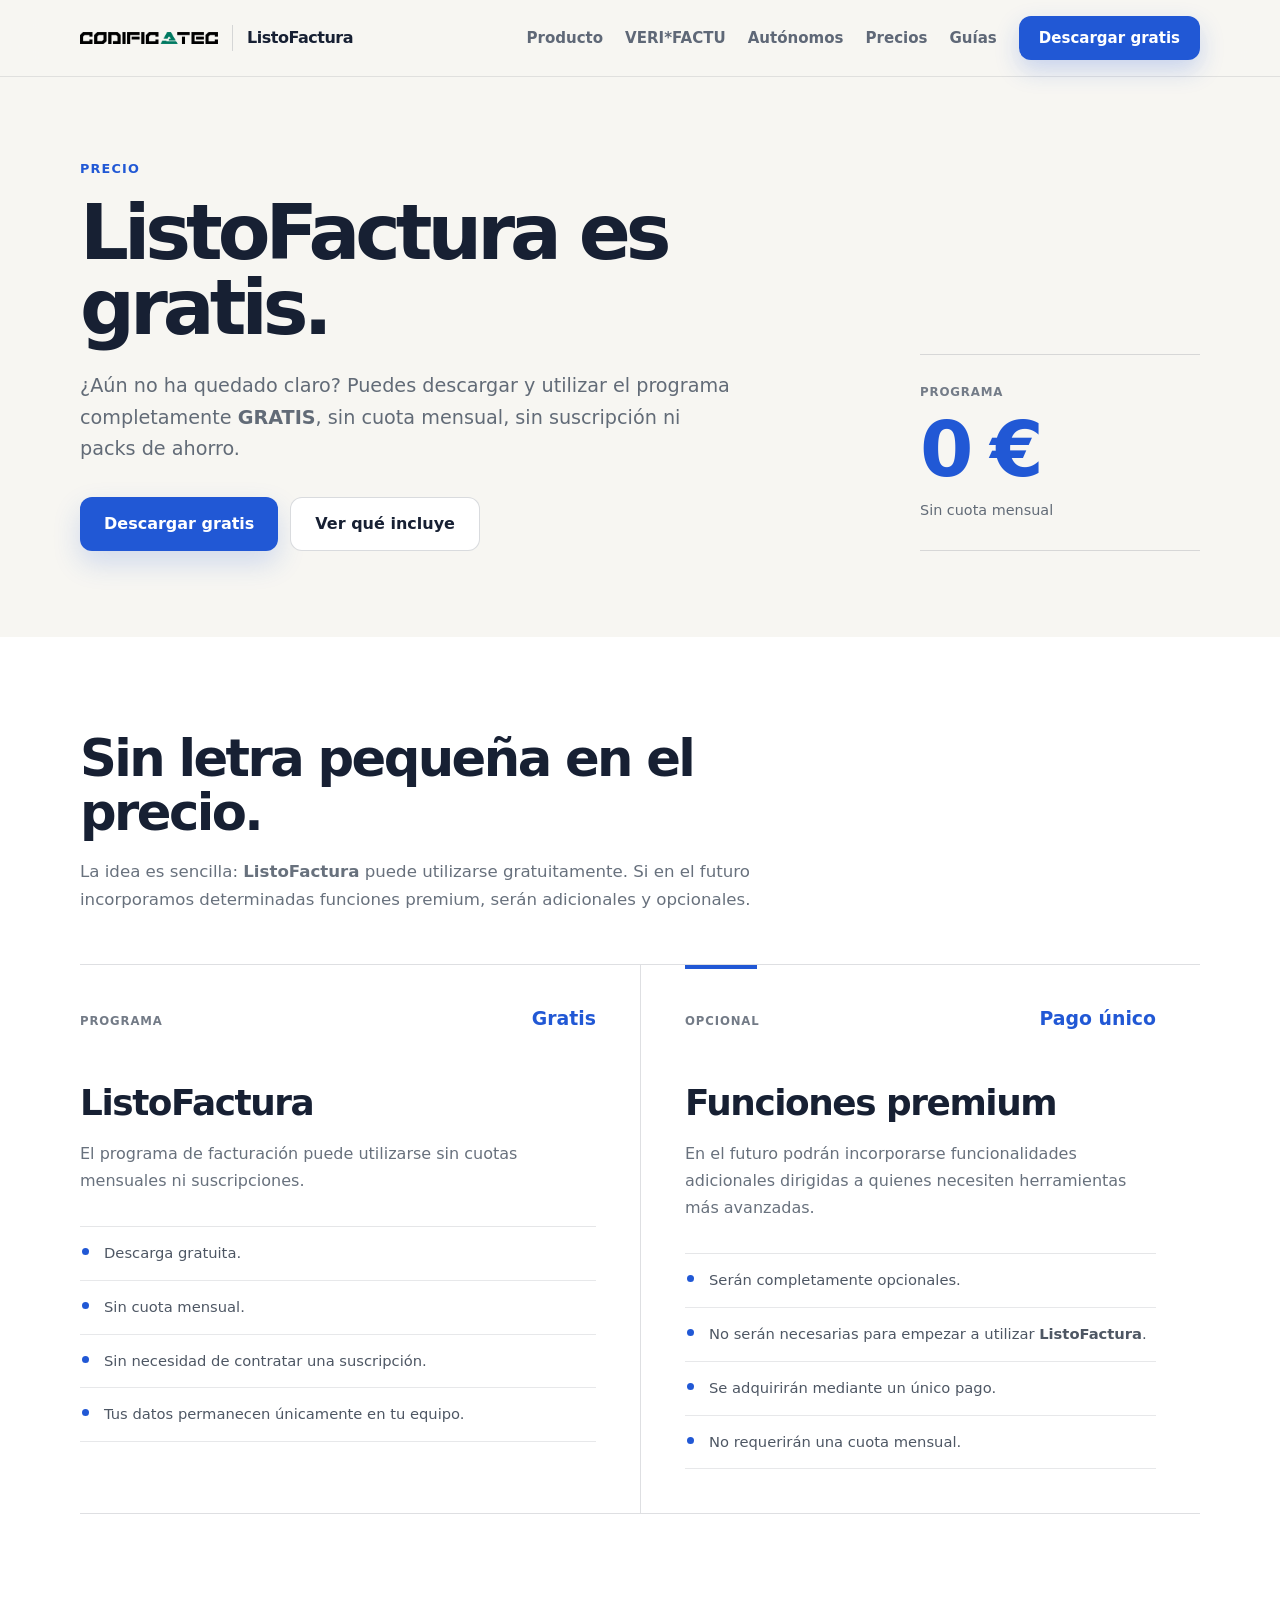
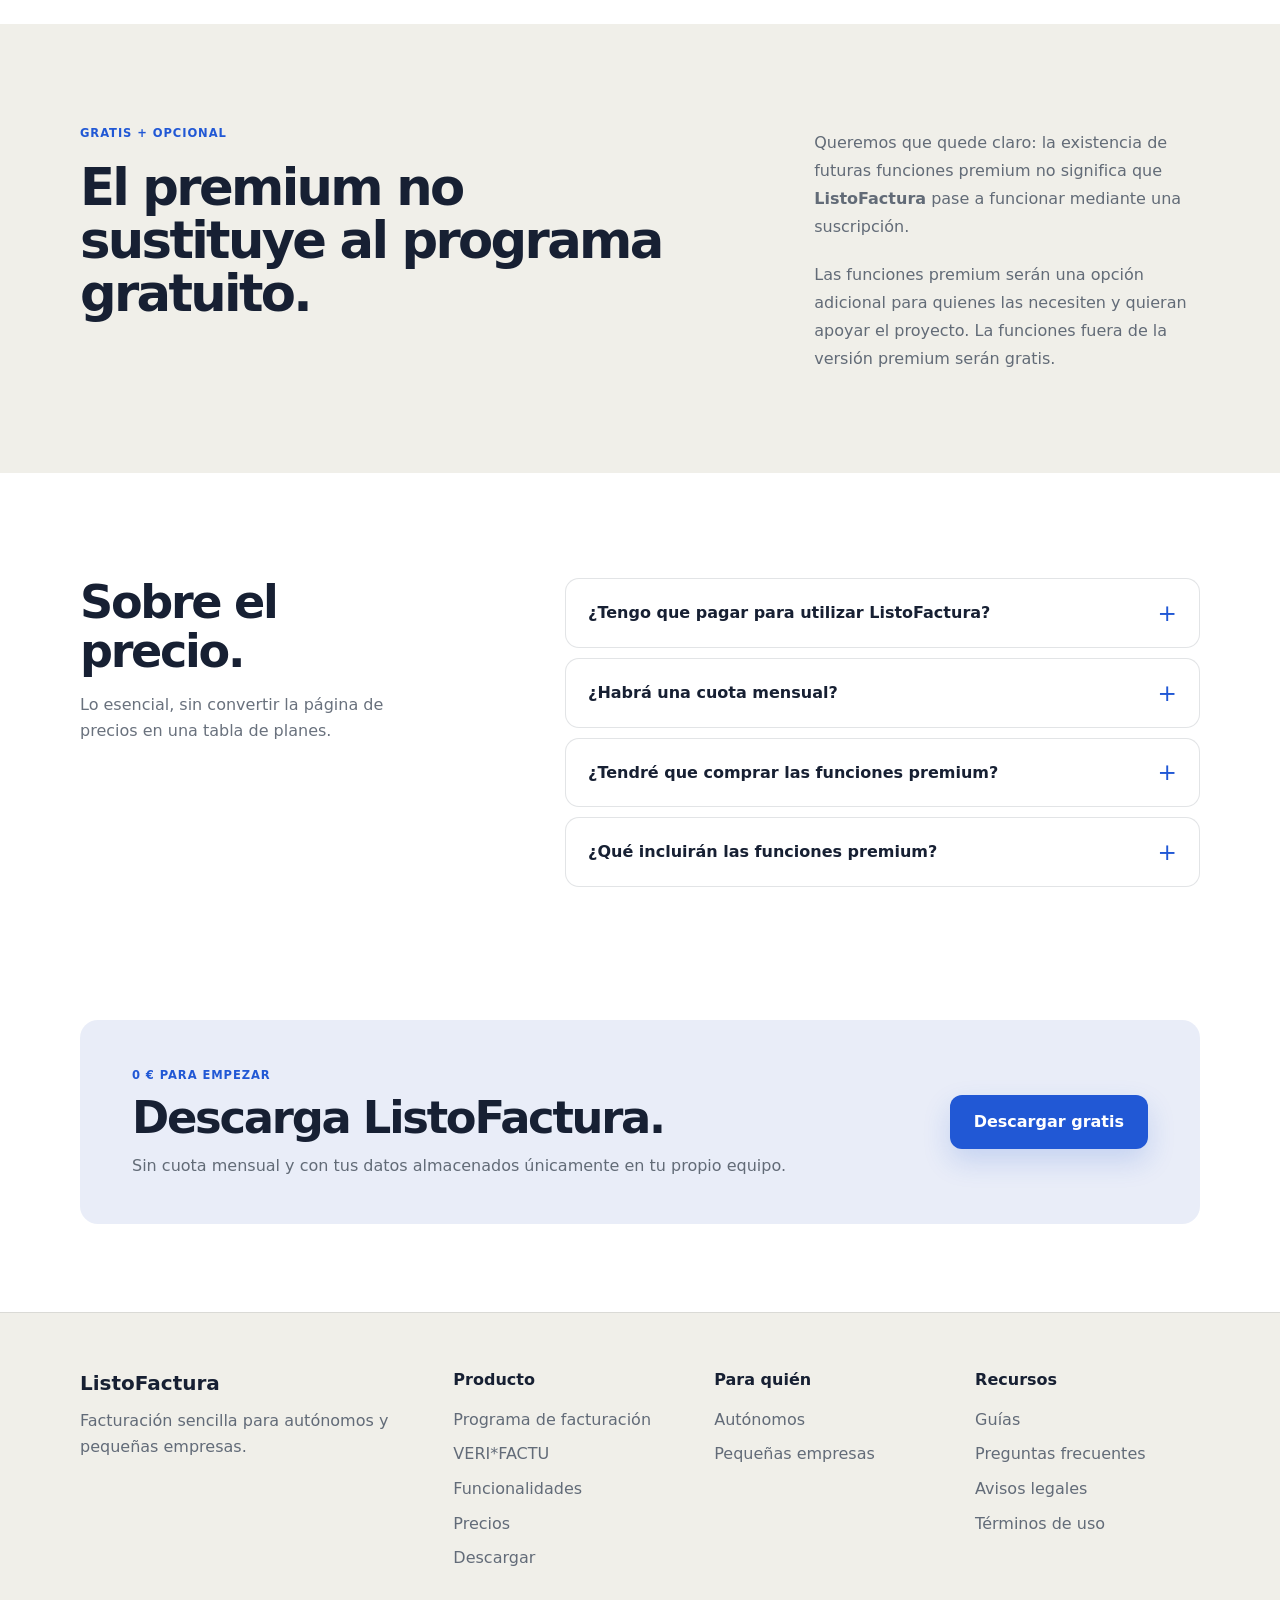
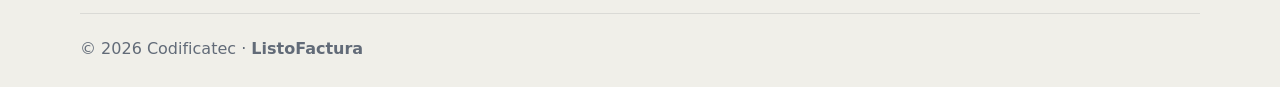
<file: precios/index.html>
<!doctype html>
<html lang="es">

<head>
  <meta charset="utf-8">
  <meta name="viewport" content="width=device-width, initial-scale=1">

  <title>Precio de ListoFactura | Gratis y sin suscripción</title>

  <meta name="description"
    content="ListoFactura es un programa de facturación gratis y sin cuotas mensuales. Algunas funciones premium opcionales podrán adquirirse mediante un único pago.">

  <meta name="author" content="Codificatec">
  <meta name="robots" content="index, follow">

  <link rel="canonical" href="https://codificatec.es/precios/">

  <!-- Open Graph -->
  <meta property="og:title" content="Precio de ListoFactura | Gratis y sin suscripción">

  <meta property="og:description"
    content="ListoFactura es gratis y no requiere suscripción. Algunas funciones premium opcionales podrán adquirirse mediante un único pago.">

  <meta property="og:type" content="website">

  <meta property="og:url" content="https://codificatec.es/precios/">

  <meta property="og:locale" content="es_ES">

  <meta property="og:site_name" content="ListoFactura">

  <meta property="og:image" content="https://codificatec.es/assets/img/logo-codificatec.png">

  <!-- Twitter / X -->
  <meta name="twitter:card" content="summary_large_image">

  <meta name="twitter:title" content="Precio de ListoFactura | Gratis y sin suscripción">

  <meta name="twitter:description"
    content="ListoFactura es gratis y no requiere suscripción. Las funciones premium opcionales serán de pago único.">

  <meta name="twitter:image" content="https://codificatec.es/assets/img/logo-codificatec.png">

  <!-- Estilos -->
  <link rel="preload" href="/assets/css/styles.css" as="style">

  <link rel="stylesheet" href="/assets/css/styles.css">

  <link rel="icon" href="/assets/img/logo-codificatec.png">

</head>


<body>

  <!-- =====================================================
       HEADER
       ===================================================== -->

  <header class="site-header" data-header>

    <div class="container header-inner">

      <a class="brand" href="/" aria-label="Ir al inicio de ListoFactura">

        <img src="/assets/img/logo-codificatec.png" alt="Codificatec" class="brand-logo" width="1498" height="138">

        <span class="brand-product">
          <strong>ListoFactura</strong>
        </span>

      </a>


      <nav class="main-nav" aria-label="Navegación principal">

        <a href="/programa-facturacion/">
          Producto
        </a>

        <a href="/verifactu/">
          VERI*FACTU
        </a>

        <a href="/autonomos/">
          Autónomos
        </a>

        <a href="/precios/">
          Precios
        </a>

        <a href="/guias/">
          Guías
        </a>

        <a class="nav-cta" href="/descargar/">
          Descargar gratis
        </a>

      </nav>

    </div>

  </header>


  <main>

    <!-- =====================================================
         HERO
         ===================================================== -->

    <section class="pricing-page-hero">

      <div class="container pricing-page-hero-inner">

        <div class="pricing-page-heading">

          <span class="eyebrow">
            Precio
          </span>

          <h1>
            <strong>ListoFactura</strong> es gratis.
          </h1>

          <p class="pricing-page-lead">
            ¿Aún no ha quedado claro? Puedes descargar y utilizar el programa completamente <strong>GRATIS</strong>, sin
            cuota mensual, sin suscripción ni packs de ahorro.
          </p>


          <div class="hero-actions">

            <a class="btn btn-primary"
              href="https://github.com/AlbertoMF1996/FacturasApp_releases/releases/latest/download/FacturaApp-win-Setup.exe"
              download>
              Descargar gratis
            </a>

            <a class="btn btn-secondary" href="/funcionalidades/">
              Ver qué incluye
            </a>

          </div>

        </div>


        <div class="pricing-page-zero">

          <span>
            Programa
          </span>

          <strong>
            0 €
          </strong>

          <p>
            Sin cuota mensual
          </p>

        </div>

      </div>

    </section>


    <!-- =====================================================
         MODELO
         ===================================================== -->

    <section class="section pricing-page-model">

      <div class="container">

        <div class="pricing-page-intro">

          <h2>
            Sin letra pequeña en el precio.
          </h2>

          <p>
            La idea es sencilla: <strong>ListoFactura</strong> puede
            utilizarse gratuitamente. Si en el futuro incorporamos
            determinadas funciones premium, serán adicionales y opcionales.
          </p>

        </div>


        <div class="pricing-options">

          <!-- GRATIS -->
          <article class="pricing-option pricing-option-free">

            <div class="pricing-option-top">

              <span class="pricing-option-type">
                Programa
              </span>

              <strong class="pricing-option-value">
                Gratis
              </strong>

            </div>


            <div class="pricing-option-content">

              <h2>
                <strong>ListoFactura</strong>
              </h2>

              <p>
                El programa de facturación puede utilizarse sin cuotas
                mensuales ni suscripciones.
              </p>


              <ul class="pricing-option-list">

                <li>
                  Descarga gratuita.
                </li>

                <li>
                  Sin cuota mensual.
                </li>

                <li>
                  Sin necesidad de contratar una suscripción.
                </li>

                <li>
                  Tus datos permanecen únicamente en tu equipo.
                </li>

              </ul>

            </div>

          </article>


          <!-- PREMIUM -->
          <article class="pricing-option pricing-option-premium">

            <div class="pricing-option-top">

              <span class="pricing-option-type">
                Opcional
              </span>

              <strong class="pricing-option-value">
                Pago único
              </strong>

            </div>


            <div class="pricing-option-content">

              <h2>
                Funciones premium
              </h2>

              <p>
                En el futuro podrán incorporarse funcionalidades adicionales
                dirigidas a quienes necesiten herramientas más avanzadas.
              </p>


              <ul class="pricing-option-list">

                <li>
                  Serán completamente opcionales.
                </li>

                <li>
                  No serán necesarias para empezar a utilizar
                  <strong>ListoFactura</strong>.
                </li>

                <li>
                  Se adquirirán mediante un único pago.
                </li>

                <li>
                  No requerirán una cuota mensual.
                </li>

              </ul>

            </div>

          </article>

        </div>

      </div>

    </section>


    <!-- =====================================================
         ACLARACIÓN
         ===================================================== -->

    <section class="pricing-page-explanation">

      <div class="container pricing-page-explanation-inner">

        <div>

          <span class="pricing-page-index">
            GRATIS + OPCIONAL
          </span>

          <h2>
            El premium no sustituye al programa gratuito.
          </h2>

        </div>


        <div class="pricing-page-explanation-copy">

          <p>
            Queremos que quede claro: la existencia de futuras funciones
            premium no significa que <strong>ListoFactura</strong> pase
            a funcionar mediante una suscripción.
          </p>

          <p>
            Las funciones premium serán una opción adicional para quienes
            las necesiten y quieran apoyar el proyecto. La funciones fuera de la versión premium serán gratis.
          </p>

        </div>

      </div>

    </section>


    <!-- =====================================================
         FAQ PRECIOS
         ===================================================== -->

    <section class="section pricing-page-faq">

      <div class="container pricing-page-faq-grid">

        <div>

          <h2>
            Sobre el precio.
          </h2>

          <p>
            Lo esencial, sin convertir la página de precios
            en una tabla de planes.
          </p>

        </div>


        <div class="faq-list">

          <details class="faq-item">

            <summary>
              ¿Tengo que pagar para utilizar <strong>ListoFactura</strong>?
            </summary>

            <div class="faq-answer">

              <div class="faq-answer-inner">

                <p>
                  No. <strong>ListoFactura</strong> es gratis y puedes
                  utilizar el programa sin contratar una suscripción.
                </p>

              </div>

            </div>

          </details>


          <details class="faq-item">

            <summary>
              ¿Habrá una cuota mensual?
            </summary>

            <div class="faq-answer">

              <div class="faq-answer-inner">

                <p>
                  El modelo previsto para las funciones premium es de
                  pago único, no de cuota mensual.
                </p>

              </div>

            </div>

          </details>


          <details class="faq-item">

            <summary>
              ¿Tendré que comprar las funciones premium?
            </summary>

            <div class="faq-answer">

              <div class="faq-answer-inner">

                <p>
                  No. Las funciones premium serán opcionales y estarán
                  destinadas a usuarios que necesiten funcionalidades
                  adicionales.
                </p>

              </div>

            </div>

          </details>


          <details class="faq-item">

            <summary>
              ¿Qué incluirán las funciones premium?
            </summary>

            <div class="faq-answer">

              <div class="faq-answer-inner">

                <p>
                  Todavía no está definido el conjunto definitivo de
                  funcionalidades premium. La información se actualizará
                  cuando estén disponibles.
                </p>

              </div>

            </div>

          </details>

        </div>

      </div>

    </section>


    <!-- =====================================================
         CTA
         ===================================================== -->

    <section class="pricing-page-cta">

      <div class="container pricing-page-cta-inner">

        <div>

          <span>
            0 € PARA EMPEZAR
          </span>

          <h2>
            Descarga <strong>ListoFactura</strong>.
          </h2>

          <p>
            Sin cuota mensual y con tus datos almacenados únicamente
            en tu propio equipo.
          </p>

        </div>


        <a class="btn btn-primary"
          href="https://github.com/AlbertoMF1996/FacturasApp_releases/releases/latest/download/FacturaApp-win-Setup.exe"
          download>
          Descargar gratis
        </a>

      </div>

    </section>

  </main>


  <!-- =====================================================
       FOOTER
       ===================================================== -->

  <footer class="site-footer">

    <div class="container footer-grid">

      <div>

        <a class="footer-brand" href="/">
          <strong>ListoFactura</strong>
        </a>

        <p>
          Facturación sencilla para autónomos y pequeñas empresas.
        </p>

      </div>


      <div>

        <strong>
          Producto
        </strong>

        <a href="/programa-facturacion/">
          Programa de facturación
        </a>

        <a href="/verifactu/">
          VERI*FACTU
        </a>

        <a href="/funcionalidades/">
          Funcionalidades
        </a>

        <a href="/precios/">
          Precios
        </a>

        <a href="/descargar/">
          Descargar
        </a>

      </div>


      <div>

        <strong>
          Para quién
        </strong>

        <a href="/autonomos/">
          Autónomos
        </a>

        <a href="/pymes/">
          Pequeñas empresas
        </a>

      </div>


      <div>

        <strong>
          Recursos
        </strong>

        <a href="/guias/">
          Guías
        </a>

        <a href="/#faq">
          Preguntas frecuentes
        </a>

        <a href="/avisos-legales/">
          Avisos legales
        </a>

        <a href="/terminos/">
          Términos de uso
        </a>

      </div>

    </div>


    <div class="container footer-bottom">

      <p>
        © <span data-year></span> Codificatec ·
        <strong>ListoFactura</strong>
      </p>

    </div>

  </footer>


  <script src="/assets/js/main.js" defer>
  </script>

</body>

</html>
</file>
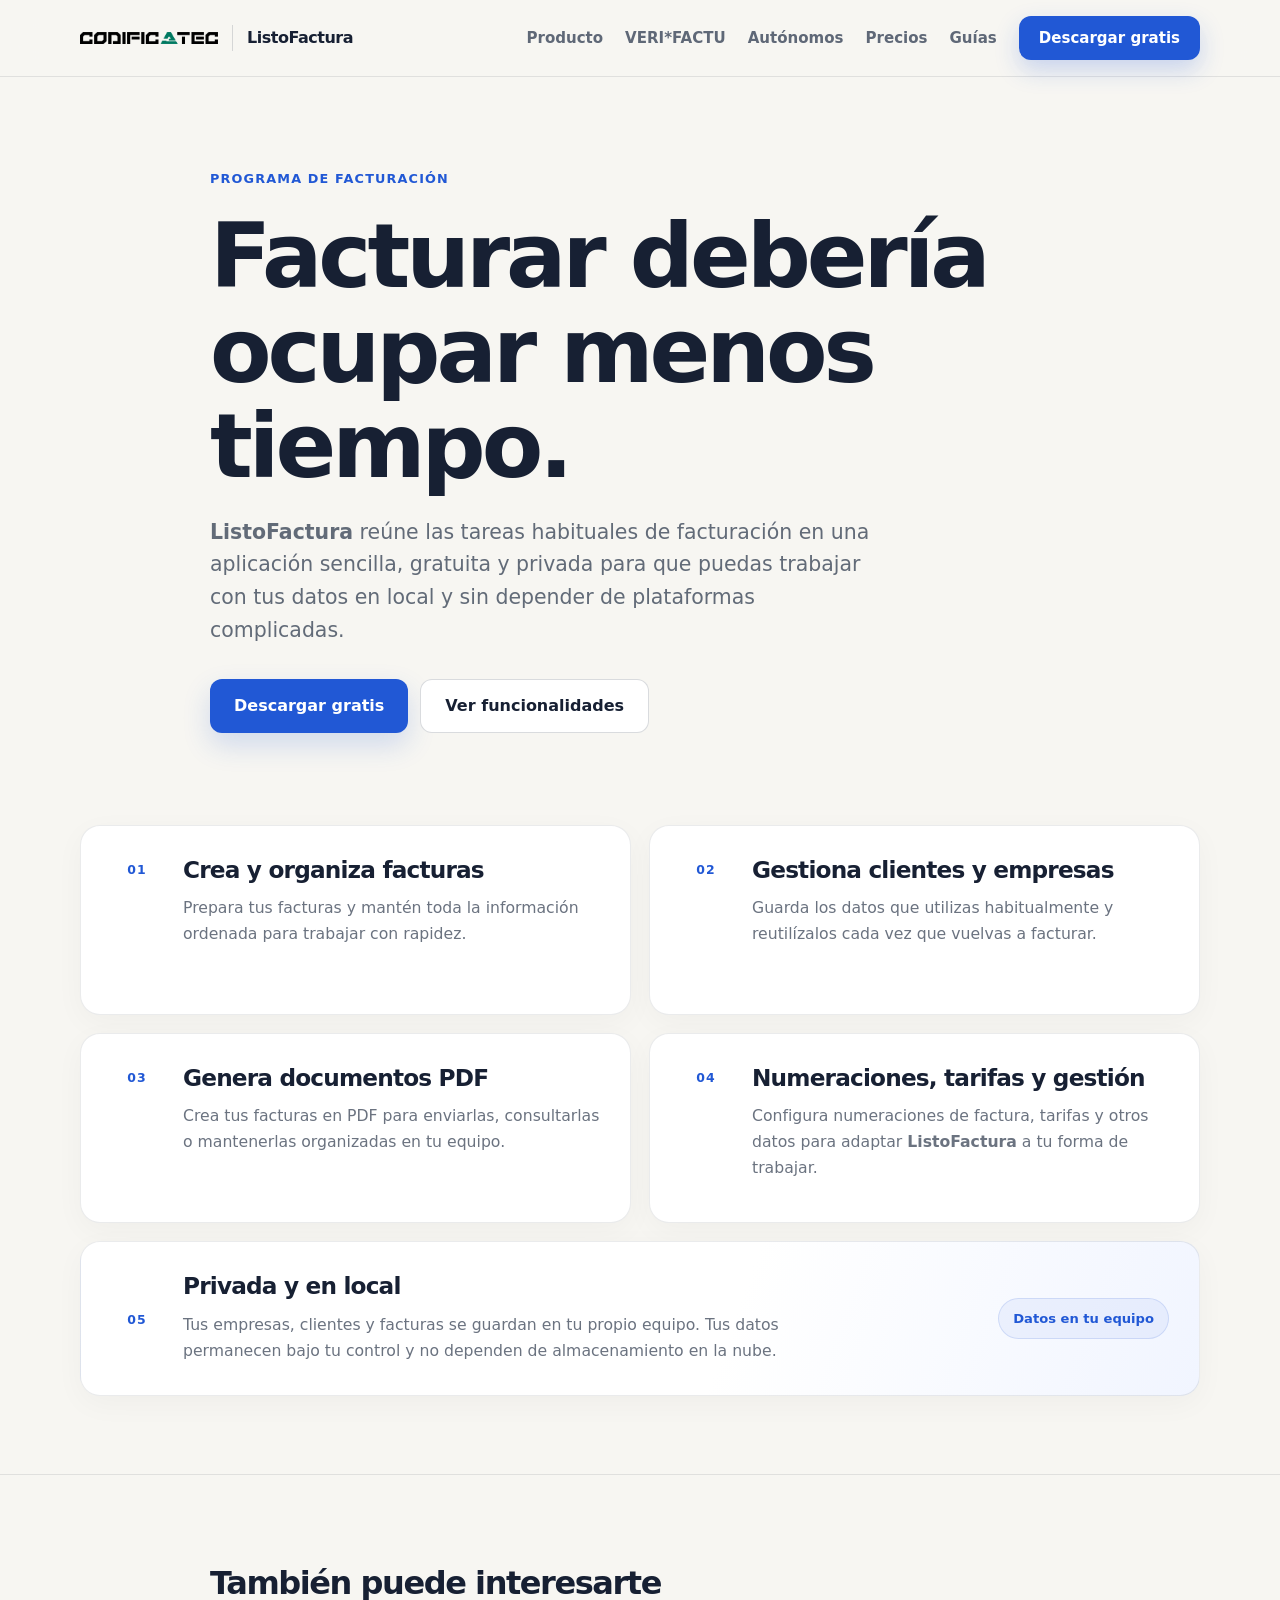
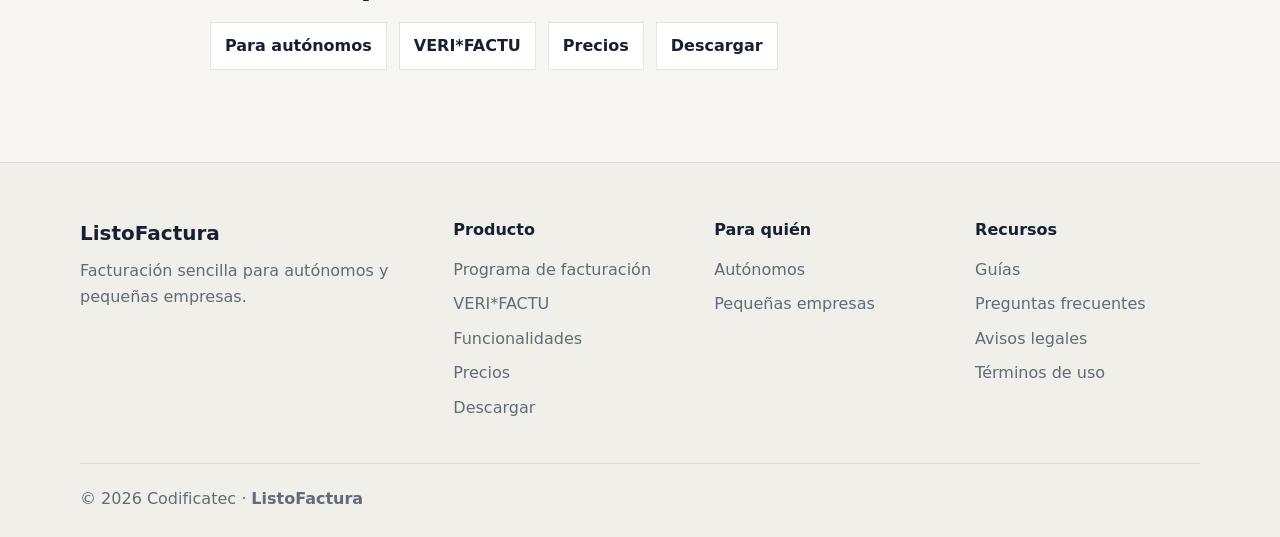
<file: programa-facturacion/index.html>
<!doctype html>
<html lang="es">

<head>
  <meta charset="utf-8">
  <meta name="viewport" content="width=device-width, initial-scale=1">

  <title>Programa de facturación para autónomos y pequeñas empresas | ListoFactura</title>

  <meta
    name="description"
    content="Programa de facturación gratis, sencillo y privado para crear facturas, gestionar clientes y empresas, generar PDF y trabajar con tus datos en local.">

  <meta name="author" content="Codificatec">
  <meta name="robots" content="index, follow">

  <link
    rel="canonical"
    href="https://codificatec.es/programa-facturacion/">

  <!-- Open Graph -->
  <meta
    property="og:title"
    content="Programa de facturación para autónomos y pequeñas empresas | ListoFactura">

  <meta
    property="og:description"
    content="Programa de facturación gratis, sencillo y privado para crear facturas, gestionar clientes y empresas y trabajar con tus datos en local.">

  <meta property="og:type" content="website">

  <meta
    property="og:url"
    content="https://codificatec.es/programa-facturacion/">

  <meta property="og:locale" content="es_ES">
  <meta property="og:site_name" content="ListoFactura">

  <meta
    property="og:image"
    content="https://codificatec.es/assets/img/logo-codificatec.png">

  <!-- Twitter / X -->
  <meta name="twitter:card" content="summary_large_image">

  <meta
    name="twitter:title"
    content="Programa de facturación para autónomos y pequeñas empresas | ListoFactura">

  <meta
    name="twitter:description"
    content="Programa de facturación gratis, sencillo y privado para crear facturas y trabajar con tus datos en local.">

  <meta
    name="twitter:image"
    content="https://codificatec.es/assets/img/logo-codificatec.png">

  <!-- Estilos -->
  <link
    rel="preload"
    href="/assets/css/styles.css"
    as="style">

  <link
    rel="stylesheet"
    href="/assets/css/styles.css">

  <link
    rel="icon"
    href="/assets/img/logo-codificatec.png">

</head>


<body>

  <!-- HEADER -->
  <header
    class="site-header"
    data-header>

    <div class="container header-inner">

      <a
        class="brand"
        href="/"
        aria-label="Ir al inicio de ListoFactura">

        <img
          src="/assets/img/logo-codificatec.png"
          alt="Codificatec"
          class="brand-logo"
          width="1498"
          height="138">

        <span class="brand-product">
          <strong>ListoFactura</strong>
        </span>

      </a>


      <nav
        class="main-nav"
        aria-label="Navegación principal">

        <a href="/programa-facturacion/">
          Producto
        </a>

        <a href="/verifactu/">
          VERI*FACTU
        </a>

        <a href="/autonomos/">
          Autónomos
        </a>

        <a href="/precios/">
          Precios
        </a>

        <a href="/guias/">
          Guías
        </a>

        <a
          class="nav-cta"
          href="/descargar/">
          Descargar gratis
        </a>

      </nav>

    </div>

  </header>


  <main>

    <!-- HERO -->
    <section class="page-hero section">

      <div class="container narrow-page">

        <span class="eyebrow">
          Programa de facturación
        </span>

        <h1>
          Facturar debería ocupar menos tiempo.
        </h1>

        <p class="hero-text">
          <strong>ListoFactura</strong> reúne las tareas habituales de facturación
          en una aplicación sencilla, gratuita y privada para que puedas trabajar
          con tus datos en local y sin depender de plataformas complicadas.
        </p>


        <div class="hero-actions">

          <a
            class="btn btn-primary"
            href="https://github.com/AlbertoMF1996/FacturasApp_releases/releases/latest/download/FacturaApp-win-Setup.exe"
            download>
            Descargar gratis
          </a>

          <a
            class="btn btn-secondary"
            href="/funcionalidades/">
            Ver funcionalidades
          </a>

        </div>

      </div>

    </section>


    <!-- FUNCIONALIDADES PRINCIPALES -->
    <section class="section compact-section">

      <div class="container">

        <div class="benefit-grid">

          <article class="benefit-item">

            <span class="benefit-item-number">
              01
            </span>

            <div class="benefit-item-content">

              <h2>
                Crea y organiza facturas
              </h2>

              <p>
                Prepara tus facturas y mantén toda la información ordenada
                para trabajar con rapidez.
              </p>

            </div>

          </article>


          <article class="benefit-item">

            <span class="benefit-item-number">
              02
            </span>

            <div class="benefit-item-content">

              <h2>
                Gestiona clientes y empresas
              </h2>

              <p>
                Guarda los datos que utilizas habitualmente y reutilízalos
                cada vez que vuelvas a facturar.
              </p>

            </div>

          </article>


          <article class="benefit-item">

            <span class="benefit-item-number">
              03
            </span>

            <div class="benefit-item-content">

              <h2>
                Genera documentos PDF
              </h2>

              <p>
                Crea tus facturas en PDF para enviarlas, consultarlas
                o mantenerlas organizadas en tu equipo.
              </p>

            </div>

          </article>


          <article class="benefit-item">

            <span class="benefit-item-number">
              04
            </span>

            <div class="benefit-item-content">

              <h2>
                Numeraciones, tarifas y gestión
              </h2>

              <p>
                Configura numeraciones de factura, tarifas y otros datos
                para adaptar <strong>ListoFactura</strong> a tu forma de trabajar.
              </p>

            </div>

          </article>


          <article class="benefit-item benefit-item-wide">

            <span class="benefit-item-number">
              05
            </span>

            <div class="benefit-item-content">

              <h2>
                Privada y en local
              </h2>

              <p>
                Tus empresas, clientes y facturas se guardan en tu propio equipo.
                Tus datos permanecen bajo tu control y no dependen de almacenamiento
                en la nube.
              </p>

            </div>

            <span class="benefit-local-badge">
              Datos en tu equipo
            </span>

          </article>

        </div>

      </div>

    </section>


    <!-- ENLACES RELACIONADOS -->
    <section class="section related-section">

      <div class="container narrow-page">

        <h2>
          También puede interesarte
        </h2>

        <div class="related-links">

          <a href="/autonomos/">
            Para autónomos
          </a>

          <a href="/verifactu/">
            VERI*FACTU
          </a>

          <a href="/precios/">
            Precios
          </a>

          <a href="/descargar/">
            Descargar
          </a>

        </div>

      </div>

    </section>

  </main>


  <!-- FOOTER -->
  <footer class="site-footer">

    <div class="container footer-grid">

      <div>

        <a
          class="footer-brand"
          href="/">
          <strong>ListoFactura</strong>
        </a>

        <p>
          Facturación sencilla para autónomos y pequeñas empresas.
        </p>

      </div>


      <div>

        <strong>
          Producto
        </strong>

        <a href="/programa-facturacion/">
          Programa de facturación
        </a>

        <a href="/verifactu/">
          VERI*FACTU
        </a>

        <a href="/funcionalidades/">
          Funcionalidades
        </a>

        <a href="/precios/">
          Precios
        </a>

        <a href="/descargar/">
          Descargar
        </a>

      </div>


      <div>

        <strong>
          Para quién
        </strong>

        <a href="/autonomos/">
          Autónomos
        </a>

        <a href="/pymes/">
          Pequeñas empresas
        </a>

      </div>


      <div>

        <strong>
          Recursos
        </strong>

        <a href="/guias/">
          Guías
        </a>

        <a href="/#faq">
          Preguntas frecuentes
        </a>

        <a href="/avisos-legales/">
          Avisos legales
        </a>

        <a href="/terminos/">
          Términos de uso
        </a>

      </div>

    </div>


    <div class="container footer-bottom">

      <p>
        © <span data-year></span> Codificatec ·
        <strong>ListoFactura</strong>
      </p>

    </div>

  </footer>


  <script
    src="/assets/js/main.js"
    defer>
  </script>

</body>

</html>
</file>
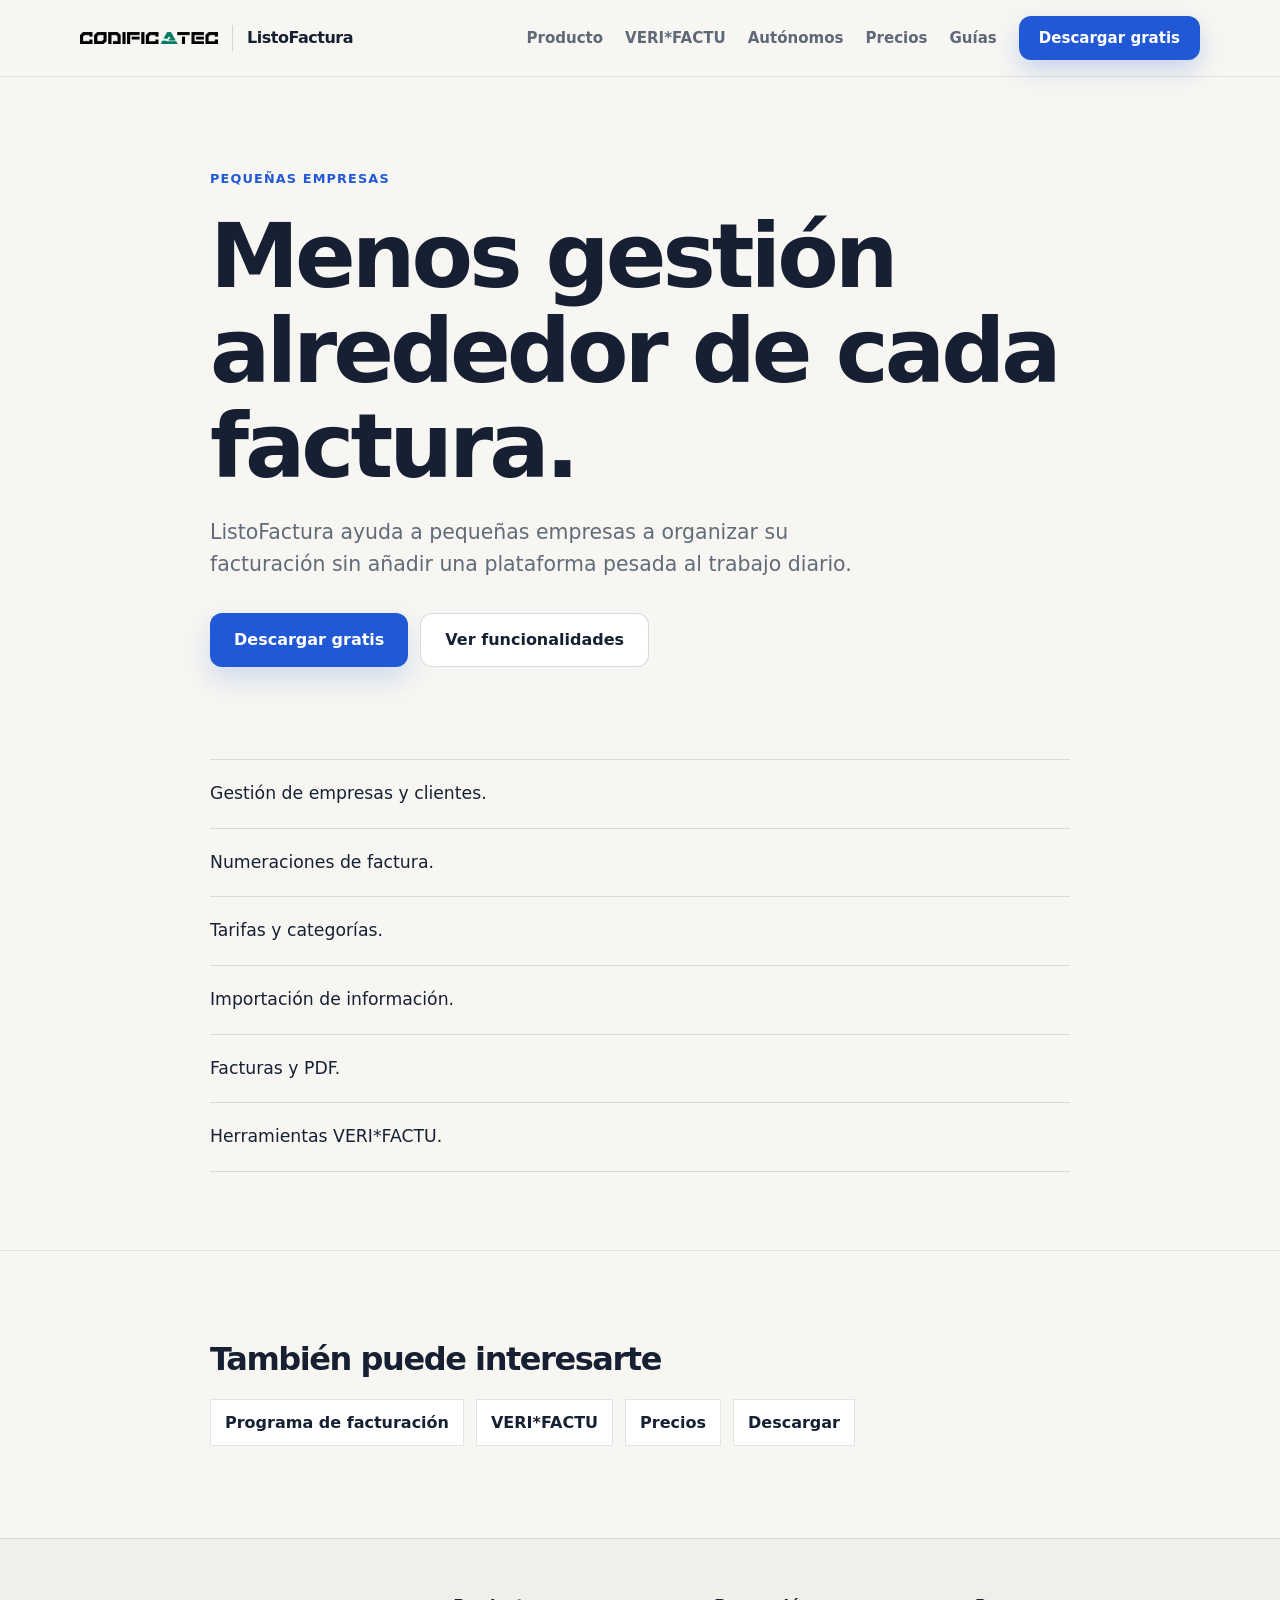
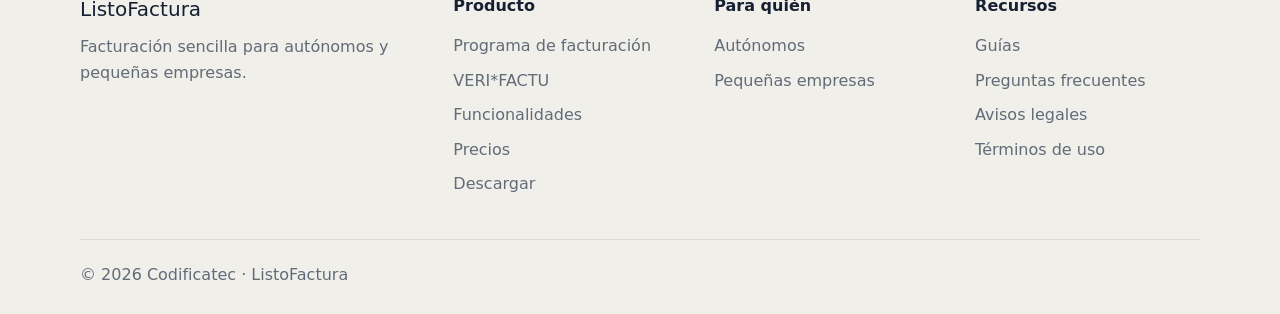
<file: pymes/index.html>
<!doctype html>
<html lang="es">
<head>
  <meta charset="utf-8">
  <meta name="viewport" content="width=device-width, initial-scale=1">
  <title>Programa de facturación para pequeñas empresas | ListoFactura</title>
  <meta name="description" content="Software de facturación para pequeñas empresas con gestión de clientes, empresas, tarifas, numeraciones y facturas.">
  <meta name="author" content="Codificatec">
  <meta name="robots" content="index, follow">
  <link rel="canonical" href="https://codificatec.es/pymes/">
  <meta property="og:title" content="Programa de facturación para pequeñas empresas | ListoFactura">
  <meta property="og:description" content="Software de facturación para pequeñas empresas con gestión de clientes, empresas, tarifas, numeraciones y facturas.">
  <meta property="og:type" content="website">
  <meta property="og:url" content="https://codificatec.es/pymes/">
  <meta property="og:locale" content="es_ES">
  <meta property="og:site_name" content="ListoFactura">
  <meta property="og:image" content="https://codificatec.es/assets/img/logo-codificatec.png">
  <meta name="twitter:card" content="summary_large_image">
  <meta name="twitter:title" content="Programa de facturación para pequeñas empresas | ListoFactura">
  <meta name="twitter:description" content="Software de facturación para pequeñas empresas con gestión de clientes, empresas, tarifas, numeraciones y facturas.">
  <meta name="twitter:image" content="https://codificatec.es/assets/img/logo-codificatec.png">
  <link rel="preload" href="/assets/css/styles.css" as="style">
  <link rel="stylesheet" href="/assets/css/styles.css">
  <link rel="icon" href="/assets/img/logo-codificatec.png">

</head>

<body>
<header class="site-header" data-header>
  <div class="container header-inner">
    <a class="brand" href="/" aria-label="Ir al inicio de ListoFactura">
      <img src="/assets/img/logo-codificatec.png" alt="Codificatec" class="brand-logo" width="1498" height="138">
      <span class="brand-product">ListoFactura</span>
    </a>
    <nav class="main-nav" aria-label="Navegación principal">
  <a href="/programa-facturacion/">Producto</a>
  <a href="/verifactu/">VERI*FACTU</a>
  <a href="/autonomos/">Autónomos</a>
  <a href="/precios/">Precios</a>
  <a href="/guias/">Guías</a>
  <a class="nav-cta" href="/descargar/">Descargar gratis</a>
</nav>
  </div>
</header>
<main>
  <section class="page-hero section">
    <div class="container narrow-page">
      <span class="eyebrow">Pequeñas empresas</span>
      <h1>Menos gestión alrededor de cada factura.</h1>
      <p class="hero-text">ListoFactura ayuda a pequeñas empresas a organizar su facturación sin añadir una plataforma pesada al trabajo diario.</p>
      <div class="hero-actions">
        <a class="btn btn-primary" href="https://github.com/AlbertoMF1996/FacturasApp_releases/releases/latest/download/FacturaApp-win-Setup.exe" download>Descargar gratis</a>
        <a class="btn btn-secondary" href="/funcionalidades/">Ver funcionalidades</a>
      </div>
    </div>
  </section>

  <section class="section compact-section">
    <div class="container narrow-page">
      <ul class="benefit-list">
        <li>Gestión de empresas y clientes.</li>
<li>Numeraciones de factura.</li>
<li>Tarifas y categorías.</li>
<li>Importación de información.</li>
<li>Facturas y PDF.</li>
<li>Herramientas VERI*FACTU.</li>
      </ul>
    </div>
  </section>

  <section class="section related-section">
    <div class="container narrow-page">
      <h2>También puede interesarte</h2>
      <div class="related-links">
        <a href="/programa-facturacion/">Programa de facturación</a>
        <a href="/verifactu/">VERI*FACTU</a>
        <a href="/precios/">Precios</a>
        <a href="/descargar/">Descargar</a>
      </div>
    </div>
  </section>
</main>
<footer class="site-footer">
  <div class="container footer-grid">
    <div>
      <a class="footer-brand" href="/">ListoFactura</a>
      <p>Facturación sencilla para autónomos y pequeñas empresas.</p>
    </div>

    <div>
      <strong>Producto</strong>
      <a href="/programa-facturacion/">Programa de facturación</a>
      <a href="/verifactu/">VERI*FACTU</a>
      <a href="/funcionalidades/">Funcionalidades</a>
      <a href="/precios/">Precios</a>
      <a href="/descargar/">Descargar</a>
    </div>

    <div>
      <strong>Para quién</strong>
      <a href="/autonomos/">Autónomos</a>
      <a href="/pymes/">Pequeñas empresas</a>
    </div>

    <div>
      <strong>Recursos</strong>
      <a href="/guias/">Guías</a>
      <a href="/#faq">Preguntas frecuentes</a>
      <a href="/avisos-legales/">Avisos legales</a>
      <a href="/terminos/">Términos de uso</a>
    </div>
  </div>

  <div class="container footer-bottom">
    <p>© <span data-year></span> Codificatec · ListoFactura</p>
  </div>
</footer>
<script src="/assets/js/main.js" defer></script>
</body>
</html>
</file>
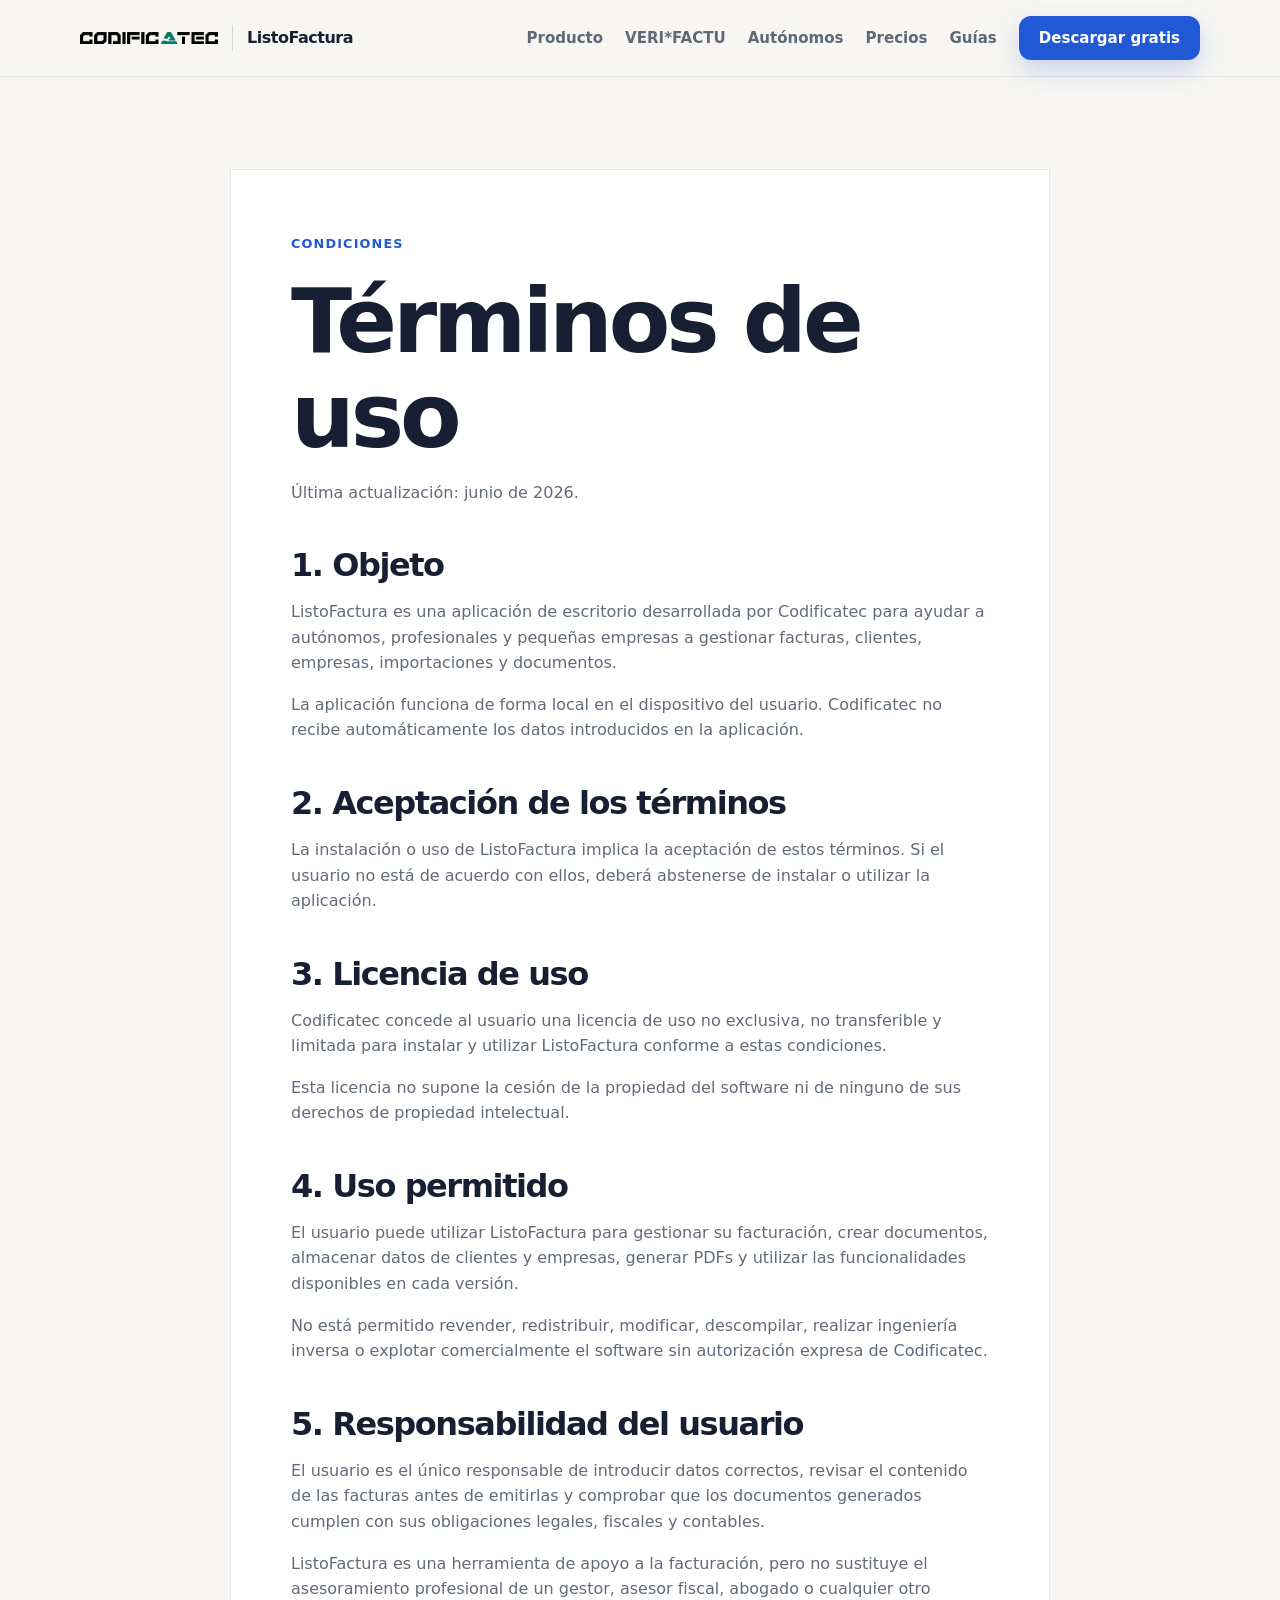
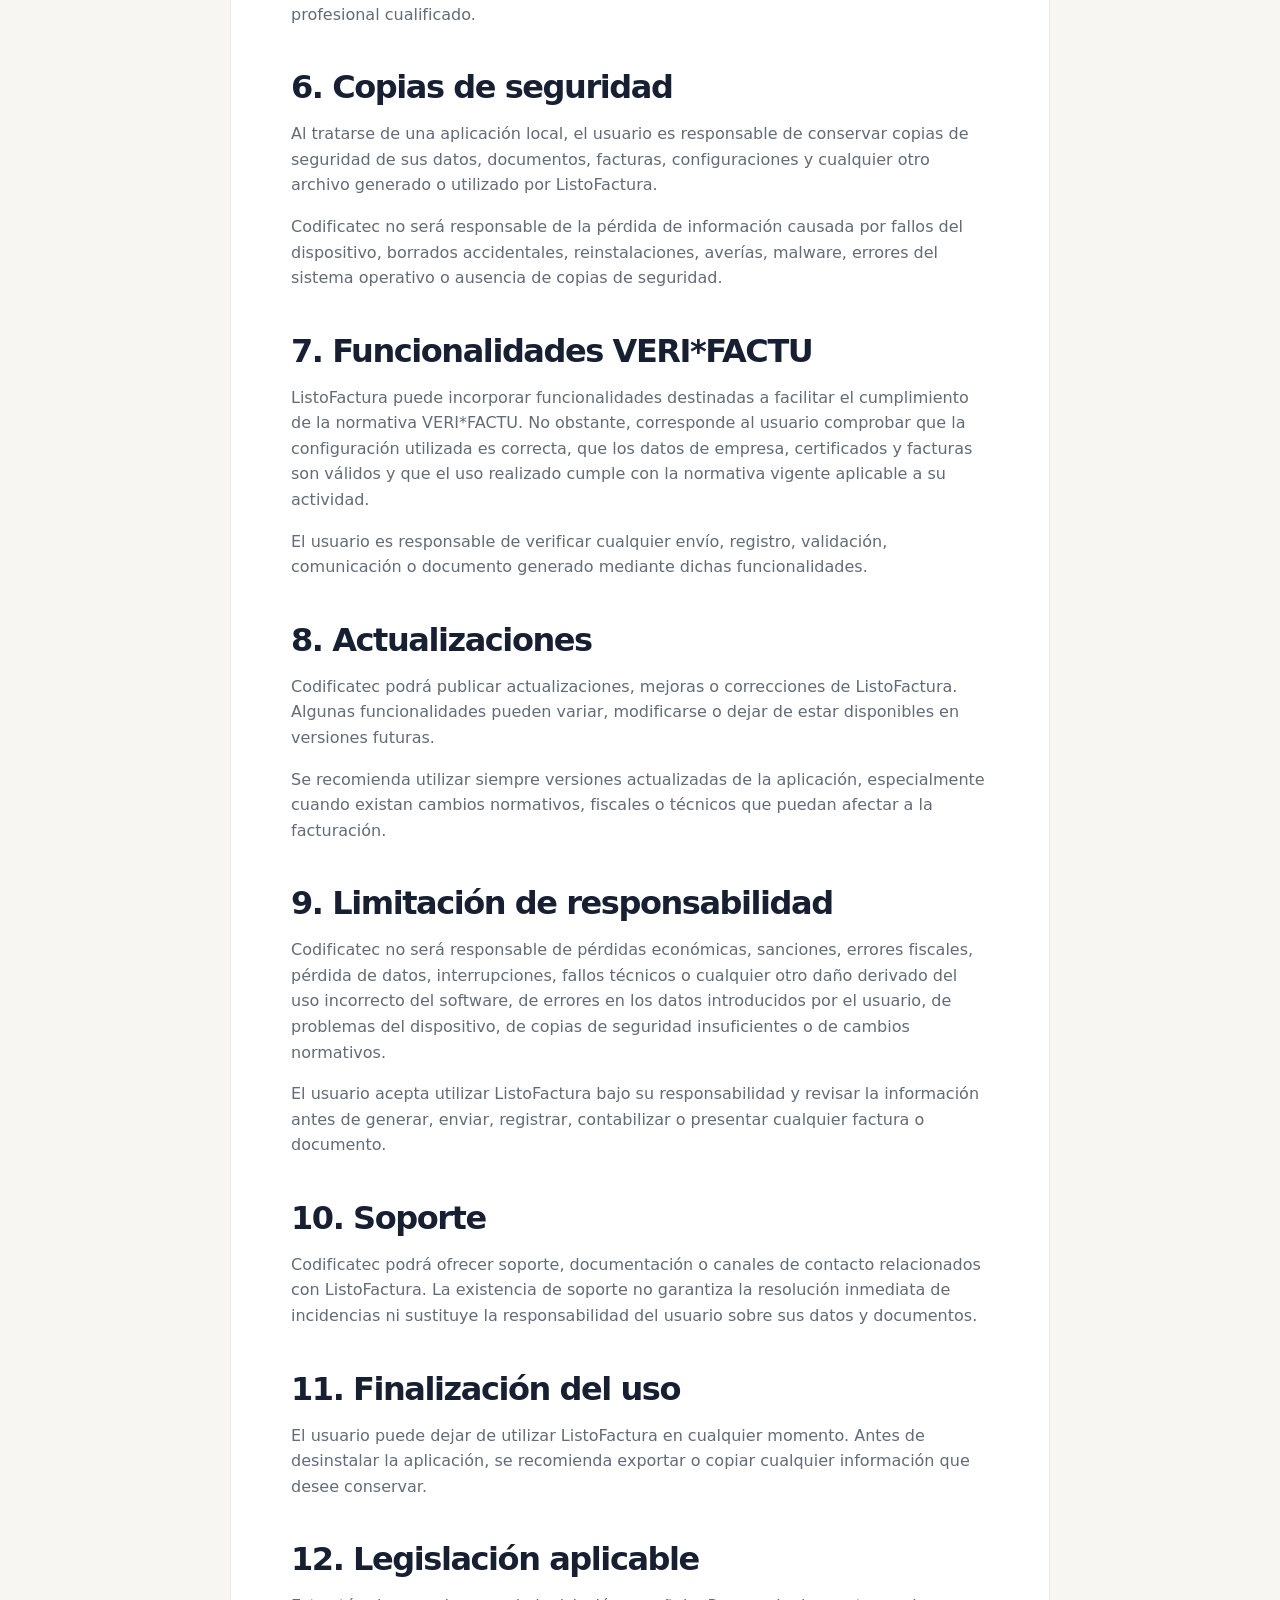
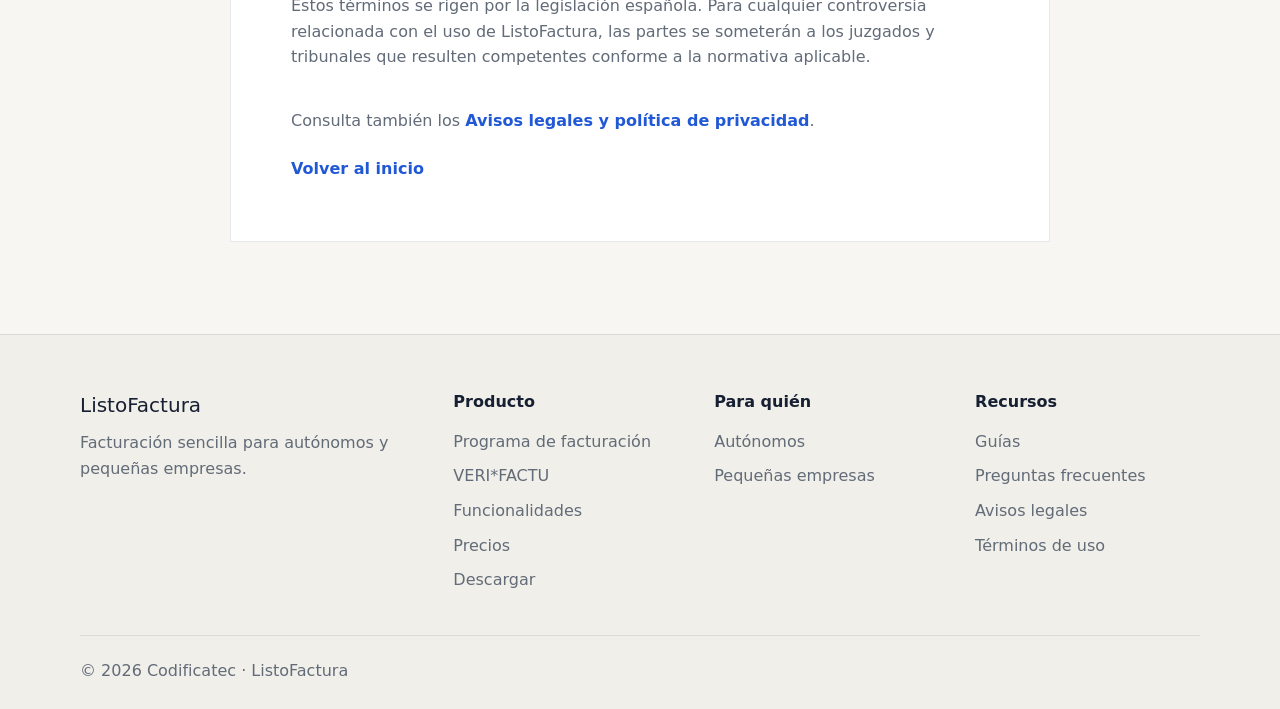
<file: terminos/index.html>
<!doctype html>
<html lang="es">
<head>
  <meta charset="utf-8">
  <meta name="viewport" content="width=device-width, initial-scale=1">
  <title>Términos de uso | ListoFactura</title>
  <meta name="description" content="Términos de uso de ListoFactura, aplicación de facturación local para autónomos y pequeñas empresas.">
  <meta name="author" content="Codificatec">
  <meta name="robots" content="index, follow">
  <link rel="canonical" href="https://codificatec.es/terminos/">
  <meta property="og:title" content="Términos de uso | ListoFactura">
  <meta property="og:description" content="Términos de uso de ListoFactura, aplicación de facturación local para autónomos y pequeñas empresas.">
  <meta property="og:type" content="website">
  <meta property="og:url" content="https://codificatec.es/terminos/">
  <meta property="og:locale" content="es_ES">
  <meta property="og:site_name" content="ListoFactura">
  <meta property="og:image" content="https://codificatec.es/assets/img/logo-codificatec.png">
  <meta name="twitter:card" content="summary_large_image">
  <meta name="twitter:title" content="Términos de uso | ListoFactura">
  <meta name="twitter:description" content="Términos de uso de ListoFactura, aplicación de facturación local para autónomos y pequeñas empresas.">
  <meta name="twitter:image" content="https://codificatec.es/assets/img/logo-codificatec.png">
  <link rel="preload" href="/assets/css/styles.css" as="style">
  <link rel="stylesheet" href="/assets/css/styles.css">
  <link rel="icon" href="/assets/img/logo-codificatec.png">

</head>

<body>
<header class="site-header" data-header>
  <div class="container header-inner">
    <a class="brand" href="/" aria-label="Ir al inicio de ListoFactura">
      <img src="/assets/img/logo-codificatec.png" alt="Codificatec" class="brand-logo" width="1498" height="138">
      <span class="brand-product">ListoFactura</span>
    </a>
    <nav class="main-nav" aria-label="Navegación principal">
  <a href="/programa-facturacion/">Producto</a>
  <a href="/verifactu/">VERI*FACTU</a>
  <a href="/autonomos/">Autónomos</a>
  <a href="/precios/">Precios</a>
  <a href="/guias/">Guías</a>
  <a class="nav-cta" href="/descargar/">Descargar gratis</a>
</nav>
  </div>
</header>
<main class="legal-page section">
  <div class="container narrow">
    <span class="eyebrow">Condiciones</span>
    <h1>Términos de uso</h1>
    <p>Última actualización: junio de 2026.</p>

    <h2>1. Objeto</h2>
    <p>ListoFactura es una aplicación de escritorio desarrollada por Codificatec para ayudar a autónomos, profesionales y pequeñas empresas a gestionar facturas, clientes, empresas, importaciones y documentos.</p>
    <p>La aplicación funciona de forma local en el dispositivo del usuario. Codificatec no recibe automáticamente los datos introducidos en la aplicación.</p>

    <h2>2. Aceptación de los términos</h2>
    <p>La instalación o uso de ListoFactura implica la aceptación de estos términos. Si el usuario no está de acuerdo con ellos, deberá abstenerse de instalar o utilizar la aplicación.</p>

    <h2>3. Licencia de uso</h2>
    <p>Codificatec concede al usuario una licencia de uso no exclusiva, no transferible y limitada para instalar y utilizar ListoFactura conforme a estas condiciones.</p>
    <p>Esta licencia no supone la cesión de la propiedad del software ni de ninguno de sus derechos de propiedad intelectual.</p>

    <h2>4. Uso permitido</h2>
    <p>El usuario puede utilizar ListoFactura para gestionar su facturación, crear documentos, almacenar datos de clientes y empresas, generar PDFs y utilizar las funcionalidades disponibles en cada versión.</p>
    <p>No está permitido revender, redistribuir, modificar, descompilar, realizar ingeniería inversa o explotar comercialmente el software sin autorización expresa de Codificatec.</p>

    <h2>5. Responsabilidad del usuario</h2>
    <p>El usuario es el único responsable de introducir datos correctos, revisar el contenido de las facturas antes de emitirlas y comprobar que los documentos generados cumplen con sus obligaciones legales, fiscales y contables.</p>
    <p>ListoFactura es una herramienta de apoyo a la facturación, pero no sustituye el asesoramiento profesional de un gestor, asesor fiscal, abogado o cualquier otro profesional cualificado.</p>

    <h2>6. Copias de seguridad</h2>
    <p>Al tratarse de una aplicación local, el usuario es responsable de conservar copias de seguridad de sus datos, documentos, facturas, configuraciones y cualquier otro archivo generado o utilizado por ListoFactura.</p>
    <p>Codificatec no será responsable de la pérdida de información causada por fallos del dispositivo, borrados accidentales, reinstalaciones, averías, malware, errores del sistema operativo o ausencia de copias de seguridad.</p>

    <h2>7. Funcionalidades VERI*FACTU</h2>
    <p>ListoFactura puede incorporar funcionalidades destinadas a facilitar el cumplimiento de la normativa VERI*FACTU. No obstante, corresponde al usuario comprobar que la configuración utilizada es correcta, que los datos de empresa, certificados y facturas son válidos y que el uso realizado cumple con la normativa vigente aplicable a su actividad.</p>
    <p>El usuario es responsable de verificar cualquier envío, registro, validación, comunicación o documento generado mediante dichas funcionalidades.</p>

    <h2>8. Actualizaciones</h2>
    <p>Codificatec podrá publicar actualizaciones, mejoras o correcciones de ListoFactura. Algunas funcionalidades pueden variar, modificarse o dejar de estar disponibles en versiones futuras.</p>
    <p>Se recomienda utilizar siempre versiones actualizadas de la aplicación, especialmente cuando existan cambios normativos, fiscales o técnicos que puedan afectar a la facturación.</p>

    <h2>9. Limitación de responsabilidad</h2>
    <p>Codificatec no será responsable de pérdidas económicas, sanciones, errores fiscales, pérdida de datos, interrupciones, fallos técnicos o cualquier otro daño derivado del uso incorrecto del software, de errores en los datos introducidos por el usuario, de problemas del dispositivo, de copias de seguridad insuficientes o de cambios normativos.</p>
    <p>El usuario acepta utilizar ListoFactura bajo su responsabilidad y revisar la información antes de generar, enviar, registrar, contabilizar o presentar cualquier factura o documento.</p>

    <h2>10. Soporte</h2>
    <p>Codificatec podrá ofrecer soporte, documentación o canales de contacto relacionados con ListoFactura. La existencia de soporte no garantiza la resolución inmediata de incidencias ni sustituye la responsabilidad del usuario sobre sus datos y documentos.</p>

    <h2>11. Finalización del uso</h2>
    <p>El usuario puede dejar de utilizar ListoFactura en cualquier momento. Antes de desinstalar la aplicación, se recomienda exportar o copiar cualquier información que desee conservar.</p>

    <h2>12. Legislación aplicable</h2>
    <p>Estos términos se rigen por la legislación española. Para cualquier controversia relacionada con el uso de ListoFactura, las partes se someterán a los juzgados y tribunales que resulten competentes conforme a la normativa aplicable.</p>

    <p>Consulta también los <a class="text-link" href="/avisos-legales/">Avisos legales y política de privacidad</a>.</p>
    <a class="text-link" href="/">Volver al inicio</a>
  </div>
</main>
<footer class="site-footer">
  <div class="container footer-grid">
    <div>
      <a class="footer-brand" href="/">ListoFactura</a>
      <p>Facturación sencilla para autónomos y pequeñas empresas.</p>
    </div>

    <div>
      <strong>Producto</strong>
      <a href="/programa-facturacion/">Programa de facturación</a>
      <a href="/verifactu/">VERI*FACTU</a>
      <a href="/funcionalidades/">Funcionalidades</a>
      <a href="/precios/">Precios</a>
      <a href="/descargar/">Descargar</a>
    </div>

    <div>
      <strong>Para quién</strong>
      <a href="/autonomos/">Autónomos</a>
      <a href="/pymes/">Pequeñas empresas</a>
    </div>

    <div>
      <strong>Recursos</strong>
      <a href="/guias/">Guías</a>
      <a href="/#faq">Preguntas frecuentes</a>
      <a href="/avisos-legales/">Avisos legales</a>
      <a href="/terminos/">Términos de uso</a>
    </div>
  </div>

  <div class="container footer-bottom">
    <p>© <span data-year></span> Codificatec · ListoFactura</p>
  </div>
</footer>
<script src="/assets/js/main.js" defer></script>
</body>
</html>
</file>
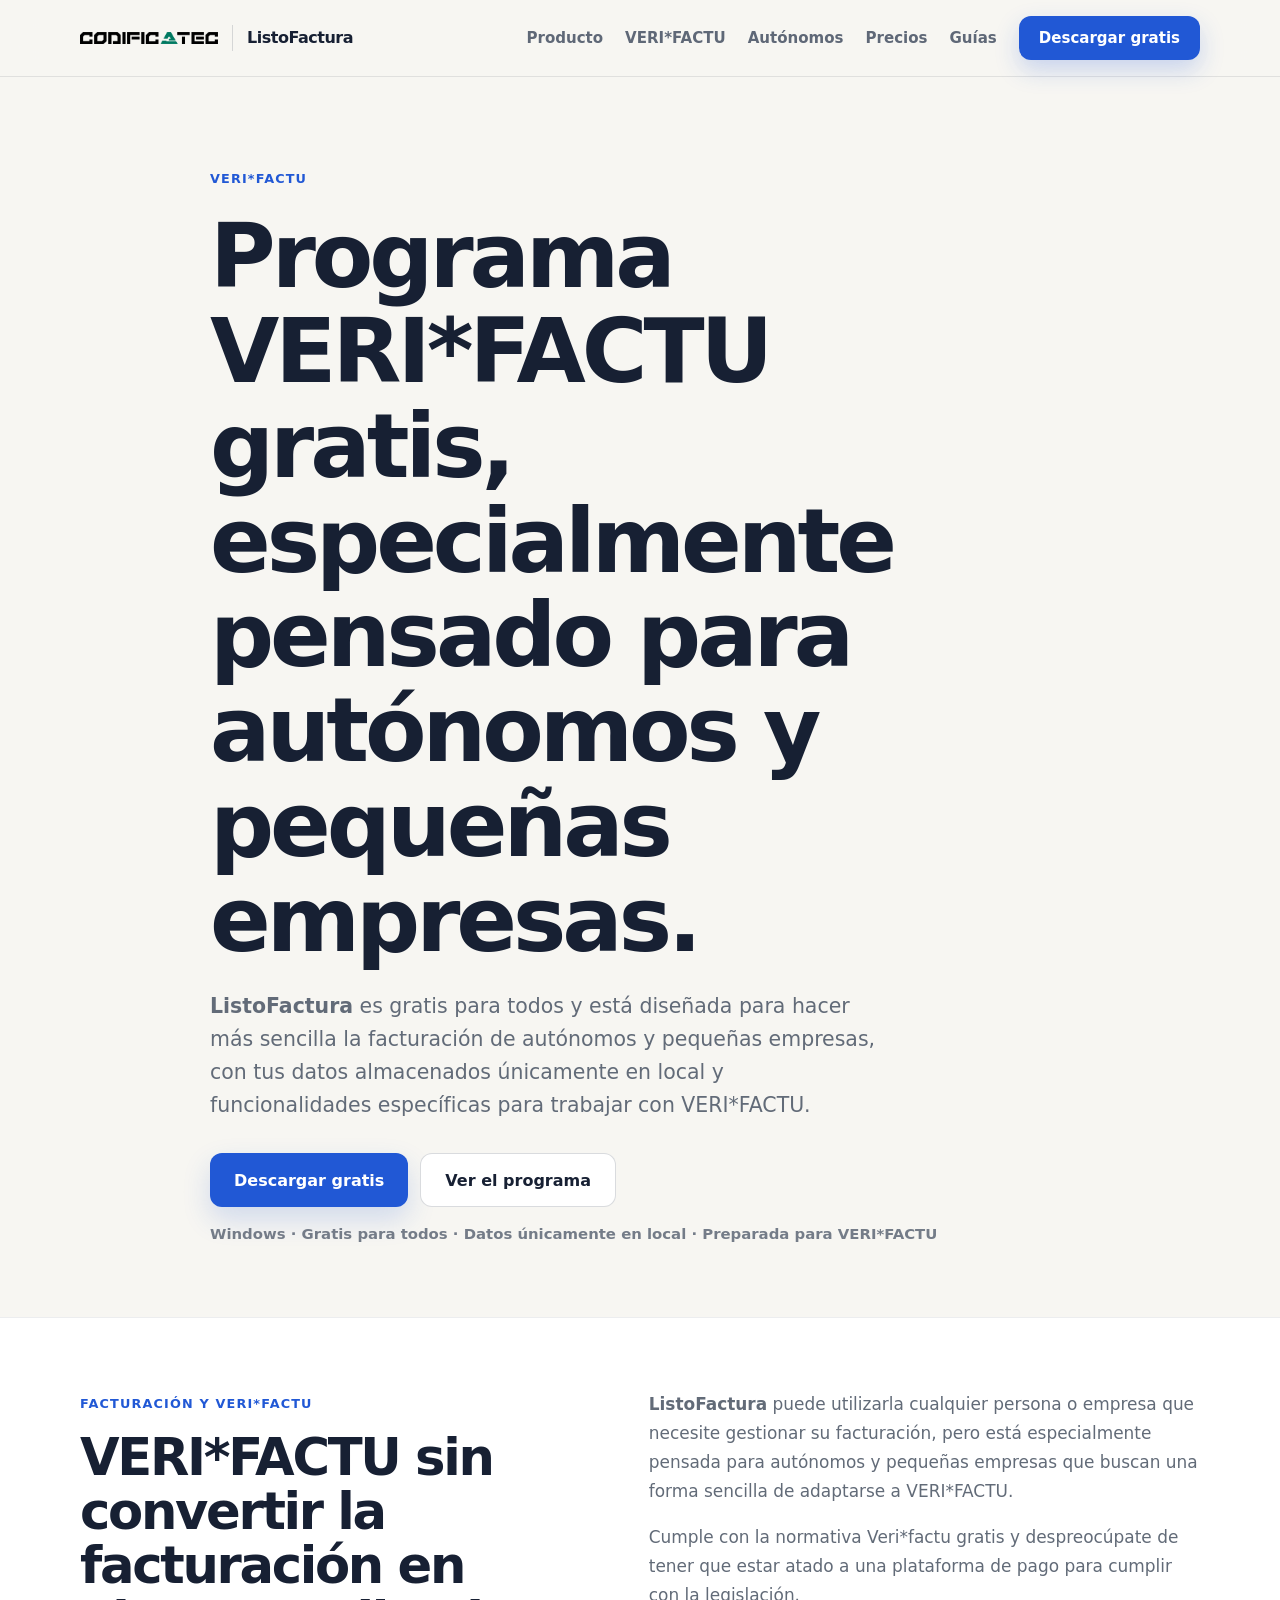
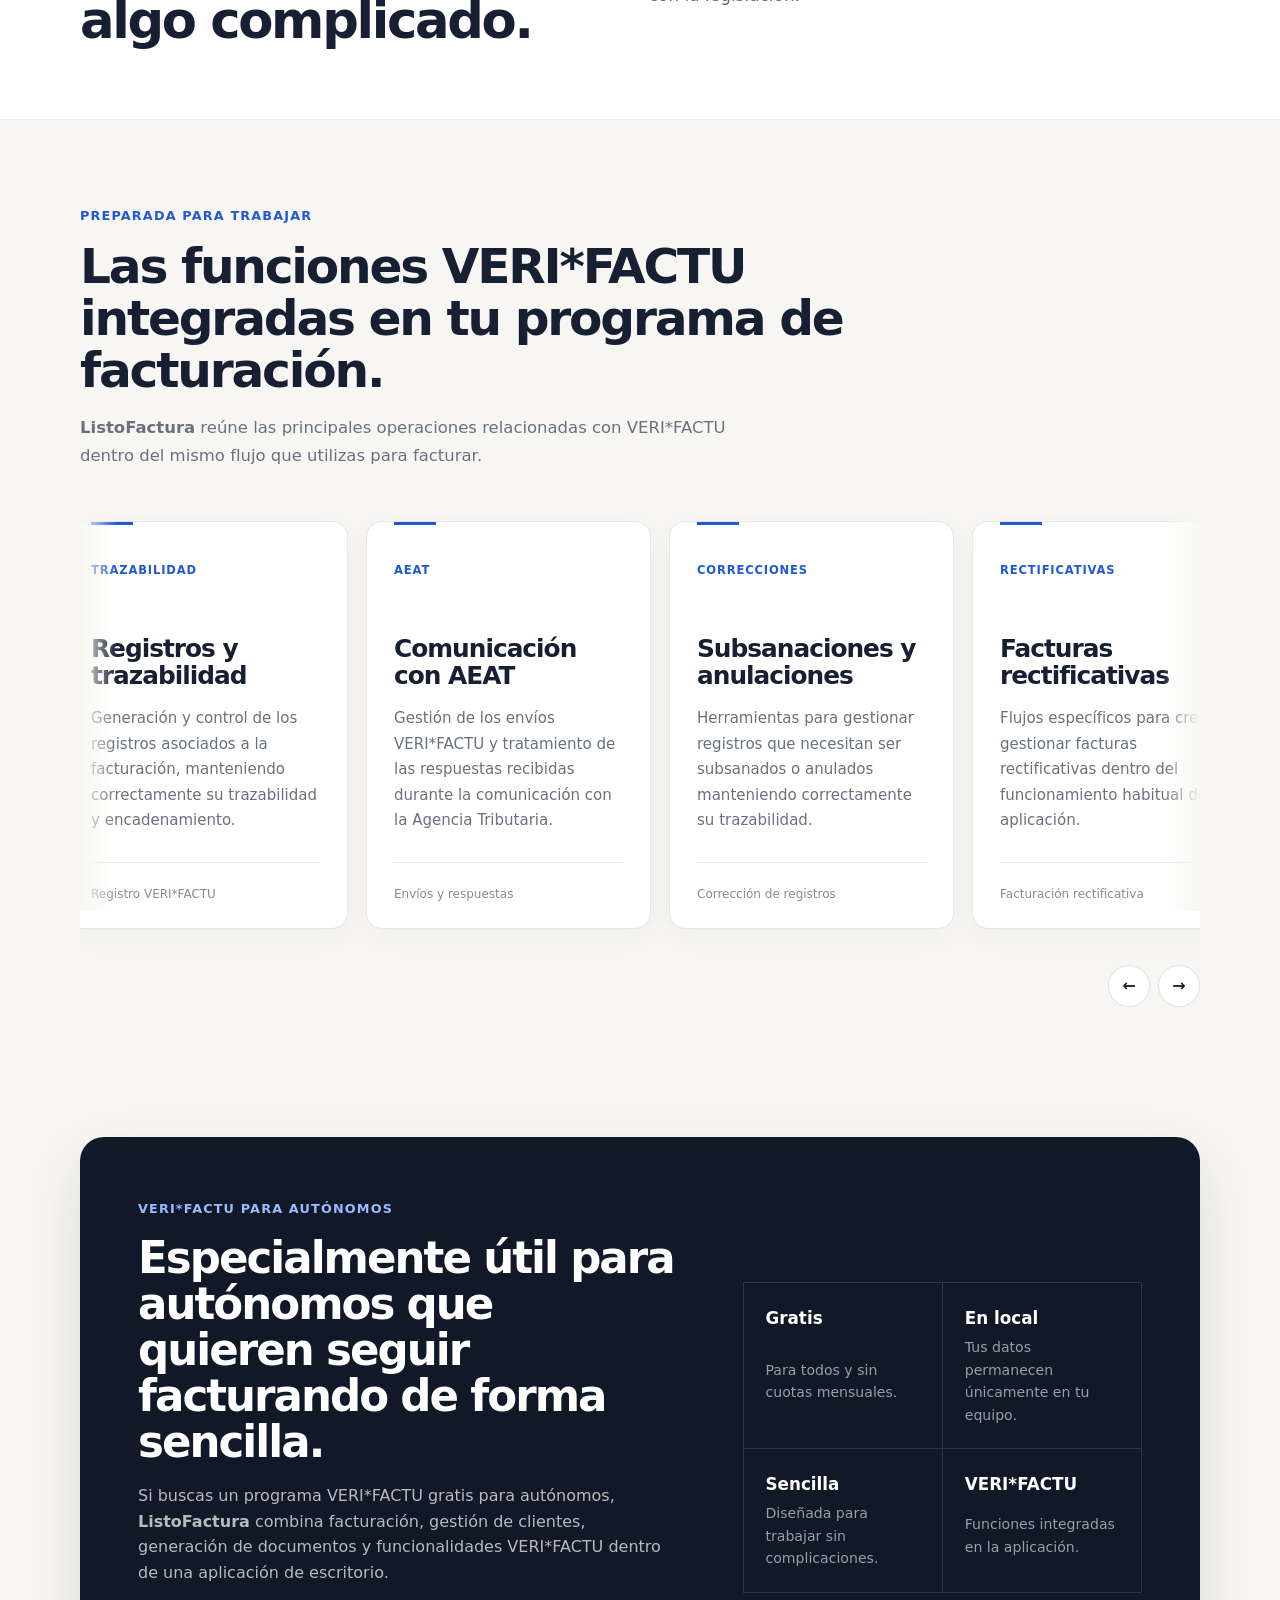
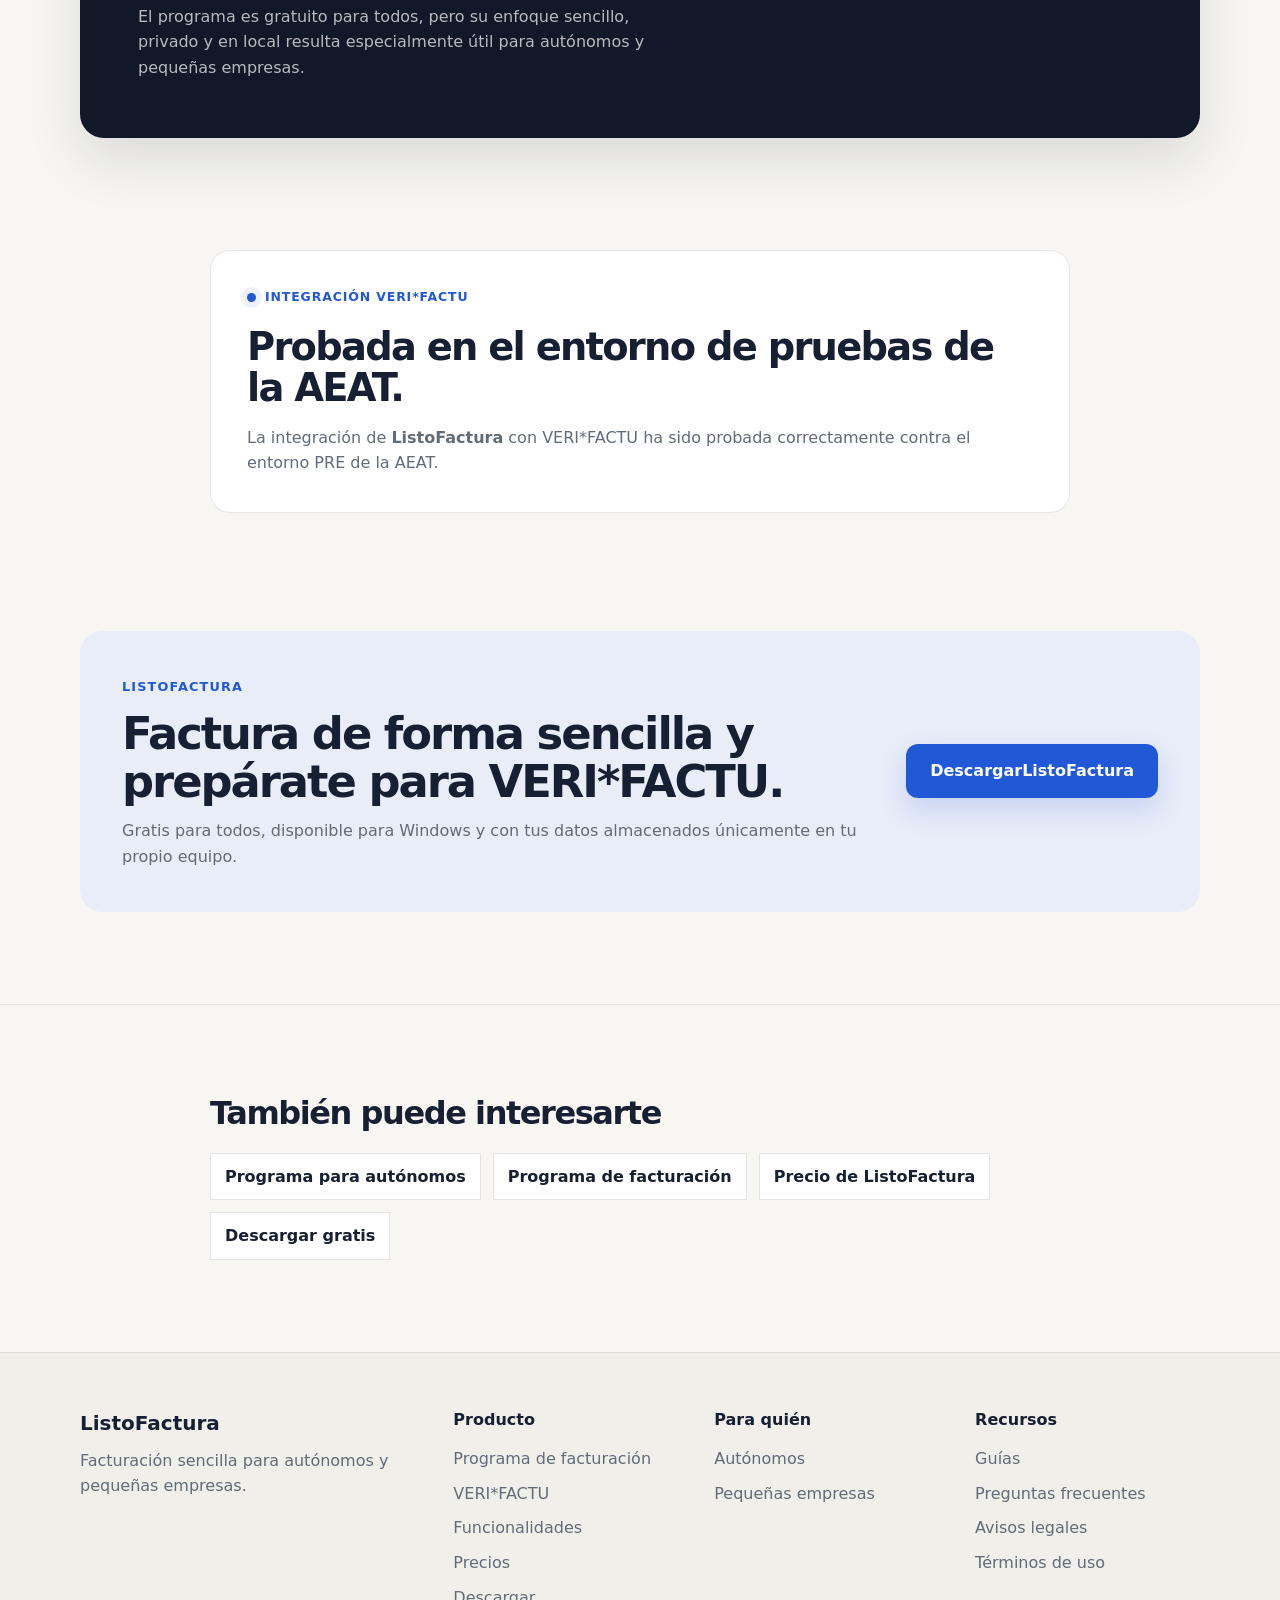
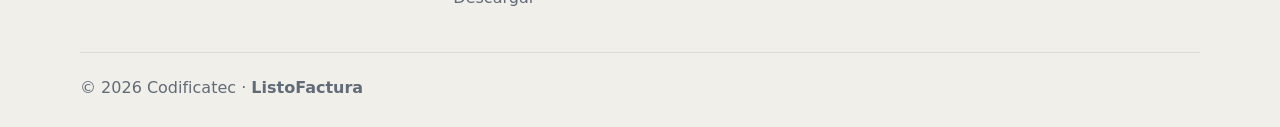
<file: verifactu/index.html>
<!doctype html>
<html lang="es">

<head>
  <meta charset="utf-8">
  <meta name="viewport" content="width=device-width, initial-scale=1">

  <title>Programa VERI*FACTU gratis | ListoFactura</title>

  <meta name="description"
    content="Programa VERI*FACTU gratis para todos, especialmente útil para autónomos y pequeñas empresas. ListoFactura permite facturar en local y trabajar con registros, trazabilidad y comunicaciones VERI*FACTU.">

  <meta name="author" content="Codificatec">
  <meta name="robots" content="index, follow">

  <link rel="canonical" href="https://codificatec.es/verifactu/">

  <!-- Open Graph -->
  <meta property="og:title" content="Programa VERI*FACTU gratis | ListoFactura">

  <meta property="og:description"
    content="Facturación sencilla, privada y en local con funcionalidades preparadas para VERI*FACTU. Gratis para todos y especialmente útil para autónomos y pequeñas empresas.">

  <meta property="og:type" content="website">

  <meta property="og:url" content="https://codificatec.es/verifactu/">

  <meta property="og:locale" content="es_ES">

  <meta property="og:site_name" content="ListoFactura">

  <meta property="og:image" content="https://codificatec.es/assets/img/logo-codificatec.png">

  <!-- Twitter / X -->
  <meta name="twitter:card" content="summary_large_image">

  <meta name="twitter:title" content="Programa VERI*FACTU gratis | ListoFactura">

  <meta name="twitter:description"
    content="Programa VERI*FACTU gratis para todos, especialmente útil para autónomos y pequeñas empresas.">

  <meta name="twitter:image" content="https://codificatec.es/assets/img/logo-codificatec.png">

  <!-- Estilos -->
  <link rel="preload" href="/assets/css/styles.css" as="style">

  <link rel="stylesheet" href="/assets/css/styles.css">

  <link rel="icon" href="/assets/img/logo-codificatec.png">

</head>


<body>

  <!-- HEADER -->
  <header class="site-header" data-header>

    <div class="container header-inner">

      <a class="brand" href="/" aria-label="Ir al inicio de ListoFactura">

        <img src="/assets/img/logo-codificatec.png" alt="Codificatec" class="brand-logo" width="1498" height="138">

        <span class="brand-product">
          <strong>ListoFactura</strong>
        </span>

      </a>


      <nav class="main-nav" aria-label="Navegación principal">

        <a href="/programa-facturacion/">
          Producto
        </a>

        <a href="/verifactu/">
          VERI*FACTU
        </a>

        <a href="/autonomos/">
          Autónomos
        </a>

        <a href="/precios/">
          Precios
        </a>

        <a href="/guias/">
          Guías
        </a>

        <a class="nav-cta" href="/descargar/">
          Descargar gratis
        </a>

      </nav>

    </div>

  </header>


  <main>

    <!-- HERO -->
    <section class="page-hero verifactu-page-hero section">

      <div class="container narrow-page">

        <span class="eyebrow">
          VERI*FACTU
        </span>

        <h1>
          Programa VERI*FACTU gratis, especialmente pensado para autónomos y pequeñas empresas.
        </h1>

        <p class="hero-text">
          <strong>ListoFactura</strong> es gratis para todos y está diseñada
          para hacer más sencilla la facturación de autónomos y pequeñas empresas,
          con tus datos almacenados únicamente en local y funcionalidades
          específicas para trabajar con VERI*FACTU.
        </p>


        <div class="hero-actions">

          <a class="btn btn-primary"
            href="https://github.com/AlbertoMF1996/FacturasApp_releases/releases/latest/download/FacturaApp-win-Setup.exe"
            download>
            Descargar gratis
          </a>

          <a class="btn btn-secondary" href="/programa-facturacion/">
            Ver el programa
          </a>

        </div>


        <p class="download-note">
          Windows · Gratis para todos · Datos únicamente en local · Preparada para VERI*FACTU
        </p>

      </div>

    </section>


    <!-- INTRO -->
    <section class="section verifactu-intro-section">

      <div class="container verifactu-intro-grid">

        <div>

          <span class="eyebrow">
            Facturación y VERI*FACTU
          </span>

          <h2>
            VERI*FACTU sin convertir la facturación en algo complicado.
          </h2>

        </div>


        <div class="verifactu-intro-copy">

          <p>
            <strong>ListoFactura</strong> puede utilizarla cualquier persona
            o empresa que necesite gestionar su facturación, pero está especialmente
            pensada para autónomos y pequeñas empresas que buscan una forma sencilla
            de adaptarse a VERI*FACTU.
          </p>

          <p>
            Cumple con la normativa Veri*factu gratis y despreocúpate de tener que estar atado a una plataforma de pago
            para cumplir con la legislación.
          </p>

        </div>

      </div>

    </section>


    <!-- FUNCIONALIDADES VERIFACTU -->
    <section class="section vf-features-section">

      <div class="container">

        <div class="vf-features-heading">

          <span class="eyebrow">
            Preparada para trabajar
          </span>

          <h2>
            Las funciones VERI*FACTU integradas en tu programa de facturación.
          </h2>

          <p>
            <strong>ListoFactura</strong> reúne las principales operaciones
            relacionadas con VERI*FACTU dentro del mismo flujo que utilizas
            para facturar.
          </p>

        </div>


        <div class="vf-carousel" data-vf-carousel>

          <div class="vf-carousel-viewport" data-vf-carousel-viewport>

            <div class="vf-carousel-track" data-vf-carousel-track>


              <!-- TRAZABILIDAD -->
              <article class="vf-card">

                <span class="vf-card-tag">
                  Trazabilidad
                </span>

                <div class="vf-card-content">

                  <h3>
                    Registros y trazabilidad
                  </h3>

                  <p>
                    Generación y control de los registros asociados a la
                    facturación, manteniendo correctamente su trazabilidad
                    y encadenamiento.
                  </p>

                </div>

                <div class="vf-card-footer">
                  Registro VERI*FACTU
                </div>

              </article>


              <!-- AEAT -->
              <article class="vf-card">

                <span class="vf-card-tag">
                  AEAT
                </span>

                <div class="vf-card-content">

                  <h3>
                    Comunicación con AEAT
                  </h3>

                  <p>
                    Gestión de los envíos VERI*FACTU y tratamiento de las
                    respuestas recibidas durante la comunicación con la
                    Agencia Tributaria.
                  </p>

                </div>

                <div class="vf-card-footer">
                  Envíos y respuestas
                </div>

              </article>


              <!-- CORRECCIONES -->
              <article class="vf-card">

                <span class="vf-card-tag">
                  Correcciones
                </span>

                <div class="vf-card-content">

                  <h3>
                    Subsanaciones y anulaciones
                  </h3>

                  <p>
                    Herramientas para gestionar registros que necesitan
                    ser subsanados o anulados manteniendo correctamente
                    su trazabilidad.
                  </p>

                </div>

                <div class="vf-card-footer">
                  Corrección de registros
                </div>

              </article>


              <!-- RECTIFICATIVAS -->
              <article class="vf-card">

                <span class="vf-card-tag">
                  Rectificativas
                </span>

                <div class="vf-card-content">

                  <h3>
                    Facturas rectificativas
                  </h3>

                  <p>
                    Flujos específicos para crear y gestionar facturas
                    rectificativas dentro del funcionamiento habitual
                    de la aplicación.
                  </p>

                </div>

                <div class="vf-card-footer">
                  Facturación rectificativa
                </div>

              </article>


              <!-- AUTÓNOMOS -->
              <article class="vf-card vf-card-accent">

                <span class="vf-card-tag">
                  Autónomos
                </span>

                <div class="vf-card-content">

                  <h3>
                    VERI*FACTU para autónomos
                  </h3>

                  <p>
                    Una forma sencilla de incorporar VERI*FACTU al trabajo
                    diario de autónomos y profesionales sin depender de una
                    plataforma compleja de facturación.
                  </p>

                </div>

                <div class="vf-card-footer">
                  Pensada para trabajar fácil
                </div>

              </article>


              <!-- GRATIS -->
              <article class="vf-card vf-card-accent">

                <span class="vf-card-tag">
                  Gratis
                </span>

                <div class="vf-card-content">

                  <h3>
                    Programa VERI*FACTU gratis
                  </h3>

                  <p>
                    <strong>ListoFactura</strong> es gratis para todos.
                    Utiliza el programa sin cuotas mensuales para gestionar
                    tu facturación y sus funciones VERI*FACTU.
                  </p>

                </div>

                <div class="vf-card-footer">
                  Sin cuota mensual
                </div>

              </article>


            </div>

          </div>


          <div class="vf-carousel-controls">

            <p>
            </p>


            <div class="vf-carousel-buttons">

              <button type="button" class="vf-carousel-button" data-vf-carousel-prev
                aria-label="Ver característica anterior">
                ←
              </button>

              <button type="button" class="vf-carousel-button" data-vf-carousel-next
                aria-label="Ver característica siguiente">
                →
              </button>

            </div>

          </div>

        </div>

      </div>

    </section>


    <!-- AUTÓNOMOS SEO -->
    <section class="section verifactu-autonomos-section">

      <div class="container verifactu-autonomos-box">

        <div class="verifactu-autonomos-copy">

          <span class="eyebrow">
            VERI*FACTU para autónomos
          </span>

          <h2>
            Especialmente útil para autónomos que quieren seguir facturando de forma sencilla.
          </h2>

          <p>
            Si buscas un programa VERI*FACTU gratis para autónomos,
            <strong>ListoFactura</strong> combina facturación, gestión de clientes,
            generación de documentos y funcionalidades VERI*FACTU dentro de
            una aplicación de escritorio.
          </p>

          <p>
            El programa es gratuito para todos, pero su enfoque sencillo,
            privado y en local resulta especialmente útil para autónomos
            y pequeñas empresas.
          </p>

        </div>


        <div class="verifactu-autonomos-points">

          <div>
            <strong>Gratis</strong>
            <span>Para todos y sin cuotas mensuales.</span>
          </div>

          <div>
            <strong>En local</strong>
            <span>Tus datos permanecen únicamente en tu equipo.</span>
          </div>

          <div>
            <strong>Sencilla</strong>
            <span>Diseñada para trabajar sin complicaciones.</span>
          </div>

          <div>
            <strong>VERI*FACTU</strong>
            <span>Funciones integradas en la aplicación.</span>
          </div>

        </div>

      </div>

    </section>


    <!-- ESTADO DE INTEGRACIÓN -->
    <section class="section verifactu-status-section">

      <div class="container narrow-page">

        <div class="verifactu-status-card">

          <div class="verifactu-status-indicator">
            <span></span>
            Integración VERI*FACTU
          </div>

          <h2>
            Probada en el entorno de pruebas de la AEAT.
          </h2>

          <p>
            La integración de <strong>ListoFactura</strong> con VERI*FACTU
            ha sido probada correctamente contra el entorno PRE de la AEAT.
          </p>

        </div>

      </div>

    </section>


    <!-- CTA -->
    <section class="section verifactu-cta-section">

      <div class="container verifactu-cta">

        <div>

          <span class="eyebrow">
            ListoFactura
          </span>

          <h2>
            Factura de forma sencilla y prepárate para VERI*FACTU.
          </h2>

          <p>
            Gratis para todos, disponible para Windows y con tus datos
            almacenados únicamente en tu propio equipo.
          </p>

        </div>


        <a class="btn btn-primary"
          href="https://github.com/AlbertoMF1996/FacturasApp_releases/releases/latest/download/FacturaApp-win-Setup.exe"
          download>
          Descargar <strong>ListoFactura</strong>
        </a>

      </div>

    </section>


    <!-- ENLACES -->
    <section class="section related-section">

      <div class="container narrow-page">

        <h2>
          También puede interesarte
        </h2>

        <div class="related-links">

          <a href="/autonomos/">
            Programa para autónomos
          </a>

          <a href="/programa-facturacion/">
            Programa de facturación
          </a>

          <a href="/precios/">
            Precio de ListoFactura
          </a>

          <a href="/descargar/">
            Descargar gratis
          </a>

        </div>

      </div>

    </section>

  </main>


  <!-- FOOTER -->
  <footer class="site-footer">

    <div class="container footer-grid">

      <div>

        <a class="footer-brand" href="/">
          <strong>ListoFactura</strong>
        </a>

        <p>
          Facturación sencilla para autónomos y pequeñas empresas.
        </p>

      </div>


      <div>

        <strong>
          Producto
        </strong>

        <a href="/programa-facturacion/">
          Programa de facturación
        </a>

        <a href="/verifactu/">
          VERI*FACTU
        </a>

        <a href="/funcionalidades/">
          Funcionalidades
        </a>

        <a href="/precios/">
          Precios
        </a>

        <a href="/descargar/">
          Descargar
        </a>

      </div>


      <div>

        <strong>
          Para quién
        </strong>

        <a href="/autonomos/">
          Autónomos
        </a>

        <a href="/pymes/">
          Pequeñas empresas
        </a>

      </div>


      <div>

        <strong>
          Recursos
        </strong>

        <a href="/guias/">
          Guías
        </a>

        <a href="/#faq">
          Preguntas frecuentes
        </a>

        <a href="/avisos-legales/">
          Avisos legales
        </a>

        <a href="/terminos/">
          Términos de uso
        </a>

      </div>

    </div>


    <div class="container footer-bottom">

      <p>
        © <span data-year></span> Codificatec ·
        <strong>ListoFactura</strong>
      </p>

    </div>

  </footer>


  <script src="/assets/js/main.js" defer>
  </script>

</body>

</html>
</file>
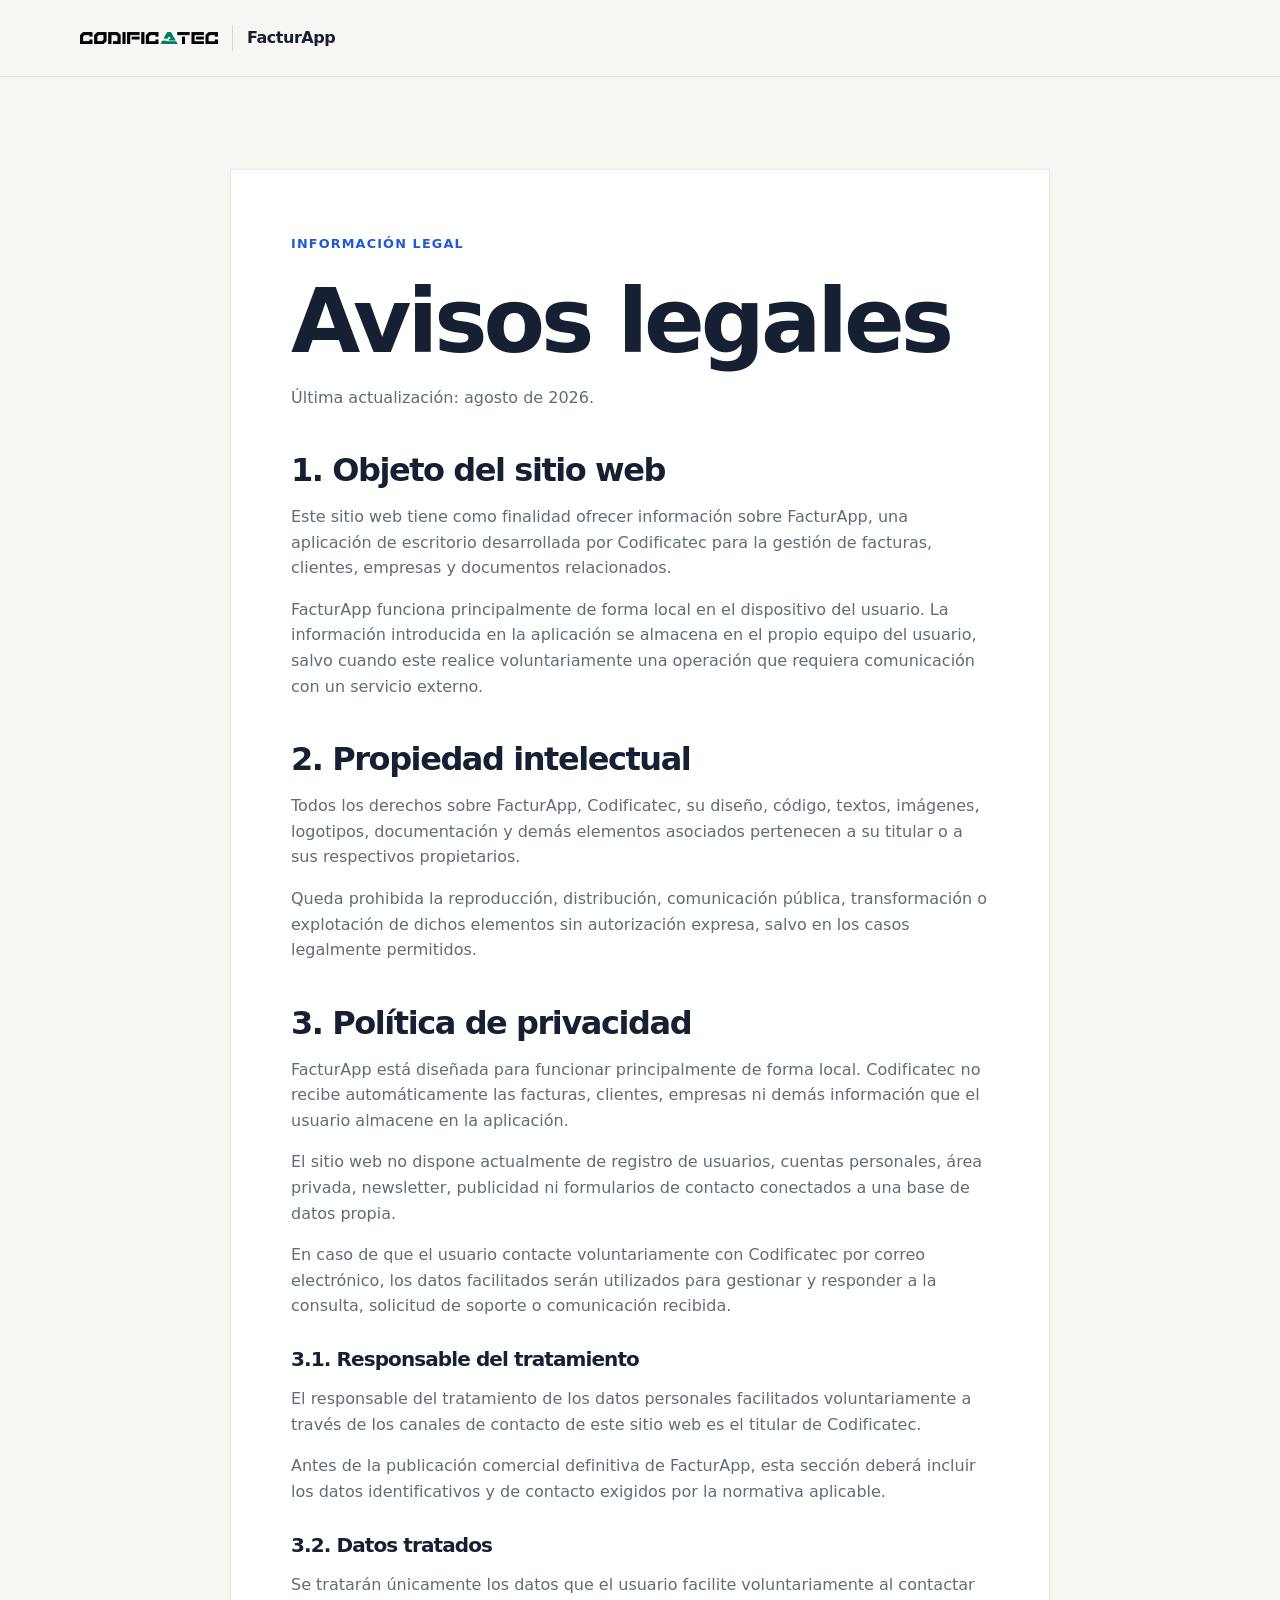
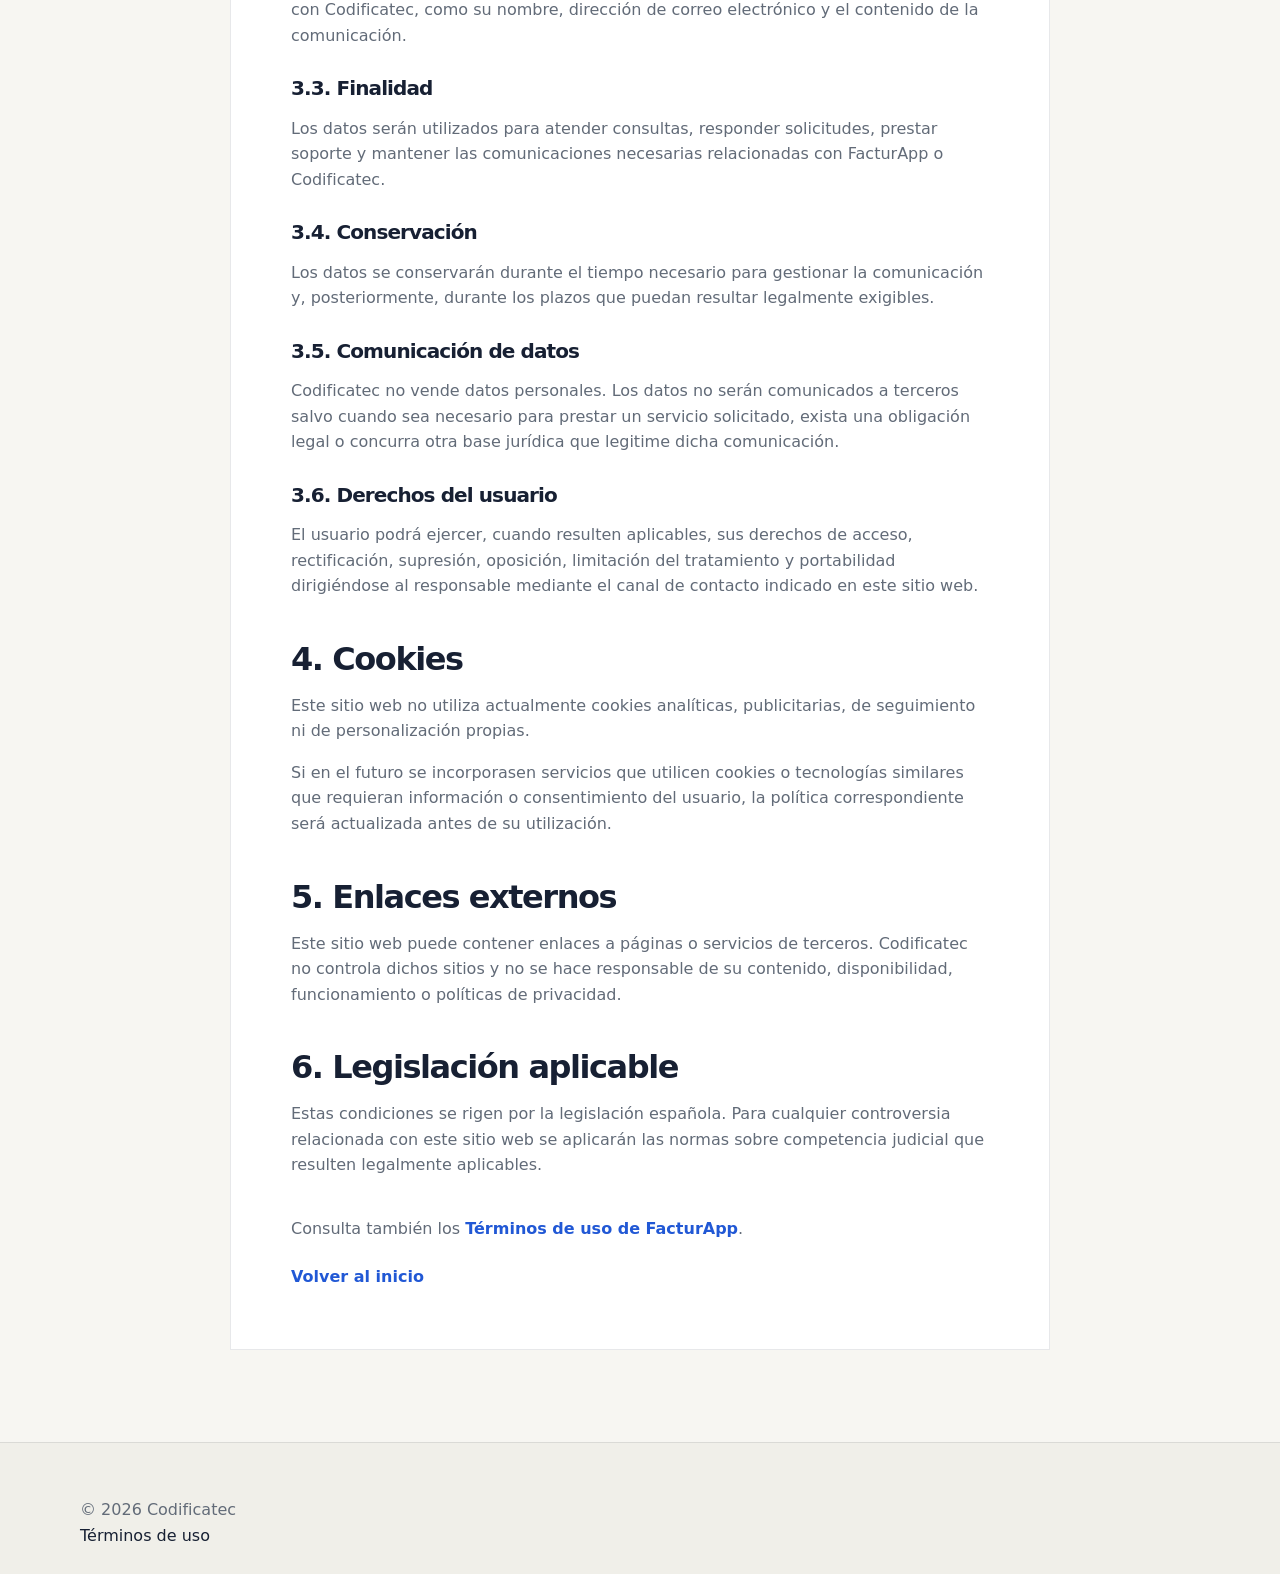
<file: avisos-legales.html>
<!doctype html>
<html lang="es">
<head>
  <meta charset="utf-8">
  <meta name="viewport" content="width=device-width, initial-scale=1">

  <title>Avisos legales | FacturApp</title>

  <meta
    name="description"
    content="Avisos legales, privacidad y cookies de FacturApp, aplicación de facturación local desarrollada por Codificatec.">

  <meta name="robots" content="index, follow">

  <link
    rel="canonical"
    href="https://codificatec.es/avisos-legales.html">

  <link rel="stylesheet" href="assets/css/styles.css">
</head>

<body>

  <header class="site-header compact">
    <div class="container header-inner">
      <a class="brand" href="index.html">
        <img
          src="assets/img/logo-codificatec.png"
          alt="Codificatec"
          class="brand-logo">

        <span class="brand-product">FacturApp</span>
      </a>
    </div>
  </header>

  <main class="legal-page section">
    <div class="container narrow">

      <span class="eyebrow">Información legal</span>
      <h1>Avisos legales</h1>

      <p>Última actualización: agosto de 2026.</p>

      <h2>1. Objeto del sitio web</h2>

      <p>
        Este sitio web tiene como finalidad ofrecer información sobre FacturApp,
        una aplicación de escritorio desarrollada por Codificatec para la gestión
        de facturas, clientes, empresas y documentos relacionados.
      </p>

      <p>
        FacturApp funciona principalmente de forma local en el dispositivo del
        usuario. La información introducida en la aplicación se almacena en el
        propio equipo del usuario, salvo cuando este realice voluntariamente una
        operación que requiera comunicación con un servicio externo.
      </p>


      <h2>2. Propiedad intelectual</h2>

      <p>
        Todos los derechos sobre FacturApp, Codificatec, su diseño, código,
        textos, imágenes, logotipos, documentación y demás elementos asociados
        pertenecen a su titular o a sus respectivos propietarios.
      </p>

      <p>
        Queda prohibida la reproducción, distribución, comunicación pública,
        transformación o explotación de dichos elementos sin autorización
        expresa, salvo en los casos legalmente permitidos.
      </p>


      <h2>3. Política de privacidad</h2>

      <p>
        FacturApp está diseñada para funcionar principalmente de forma local.
        Codificatec no recibe automáticamente las facturas, clientes, empresas
        ni demás información que el usuario almacene en la aplicación.
      </p>

      <p>
        El sitio web no dispone actualmente de registro de usuarios, cuentas
        personales, área privada, newsletter, publicidad ni formularios de
        contacto conectados a una base de datos propia.
      </p>

      <p>
        En caso de que el usuario contacte voluntariamente con Codificatec por
        correo electrónico, los datos facilitados serán utilizados para gestionar
        y responder a la consulta, solicitud de soporte o comunicación recibida.
      </p>


      <h3>3.1. Responsable del tratamiento</h3>

      <p>
        El responsable del tratamiento de los datos personales facilitados
        voluntariamente a través de los canales de contacto de este sitio web es
        el titular de Codificatec.
      </p>

      <p>
        Antes de la publicación comercial definitiva de FacturApp, esta sección
        deberá incluir los datos identificativos y de contacto exigidos por la
        normativa aplicable.
      </p>


      <h3>3.2. Datos tratados</h3>

      <p>
        Se tratarán únicamente los datos que el usuario facilite voluntariamente
        al contactar con Codificatec, como su nombre, dirección de correo
        electrónico y el contenido de la comunicación.
      </p>


      <h3>3.3. Finalidad</h3>

      <p>
        Los datos serán utilizados para atender consultas, responder solicitudes,
        prestar soporte y mantener las comunicaciones necesarias relacionadas
        con FacturApp o Codificatec.
      </p>


      <h3>3.4. Conservación</h3>

      <p>
        Los datos se conservarán durante el tiempo necesario para gestionar la
        comunicación y, posteriormente, durante los plazos que puedan resultar
        legalmente exigibles.
      </p>


      <h3>3.5. Comunicación de datos</h3>

      <p>
        Codificatec no vende datos personales. Los datos no serán comunicados a
        terceros salvo cuando sea necesario para prestar un servicio solicitado,
        exista una obligación legal o concurra otra base jurídica que legitime
        dicha comunicación.
      </p>


      <h3>3.6. Derechos del usuario</h3>

      <p>
        El usuario podrá ejercer, cuando resulten aplicables, sus derechos de
        acceso, rectificación, supresión, oposición, limitación del tratamiento
        y portabilidad dirigiéndose al responsable mediante el canal de contacto
        indicado en este sitio web.
      </p>


      <h2>4. Cookies</h2>

      <p>
        Este sitio web no utiliza actualmente cookies analíticas, publicitarias,
        de seguimiento ni de personalización propias.
      </p>

      <p>
        Si en el futuro se incorporasen servicios que utilicen cookies o
        tecnologías similares que requieran información o consentimiento del
        usuario, la política correspondiente será actualizada antes de su
        utilización.
      </p>


      <h2>5. Enlaces externos</h2>

      <p>
        Este sitio web puede contener enlaces a páginas o servicios de terceros.
        Codificatec no controla dichos sitios y no se hace responsable de su
        contenido, disponibilidad, funcionamiento o políticas de privacidad.
      </p>


      <h2>6. Legislación aplicable</h2>

      <p>
        Estas condiciones se rigen por la legislación española. Para cualquier
        controversia relacionada con este sitio web se aplicarán las normas sobre
        competencia judicial que resulten legalmente aplicables.
      </p>


      <p>
        Consulta también los
        <a class="text-link" href="terminos.html">
          Términos de uso de FacturApp
        </a>.
      </p>

      <a class="text-link" href="index.html">
        Volver al inicio
      </a>

    </div>
  </main>


  <footer class="site-footer">
    <div class="container footer-inner">

      <p>
        © <span data-year></span> Codificatec
      </p>

      <div class="footer-links">
        <a href="terminos.html">
          Términos de uso
        </a>
      </div>

    </div>
  </footer>


  <script src="assets/js/main.js" defer></script>

</body>
</html>
</file>
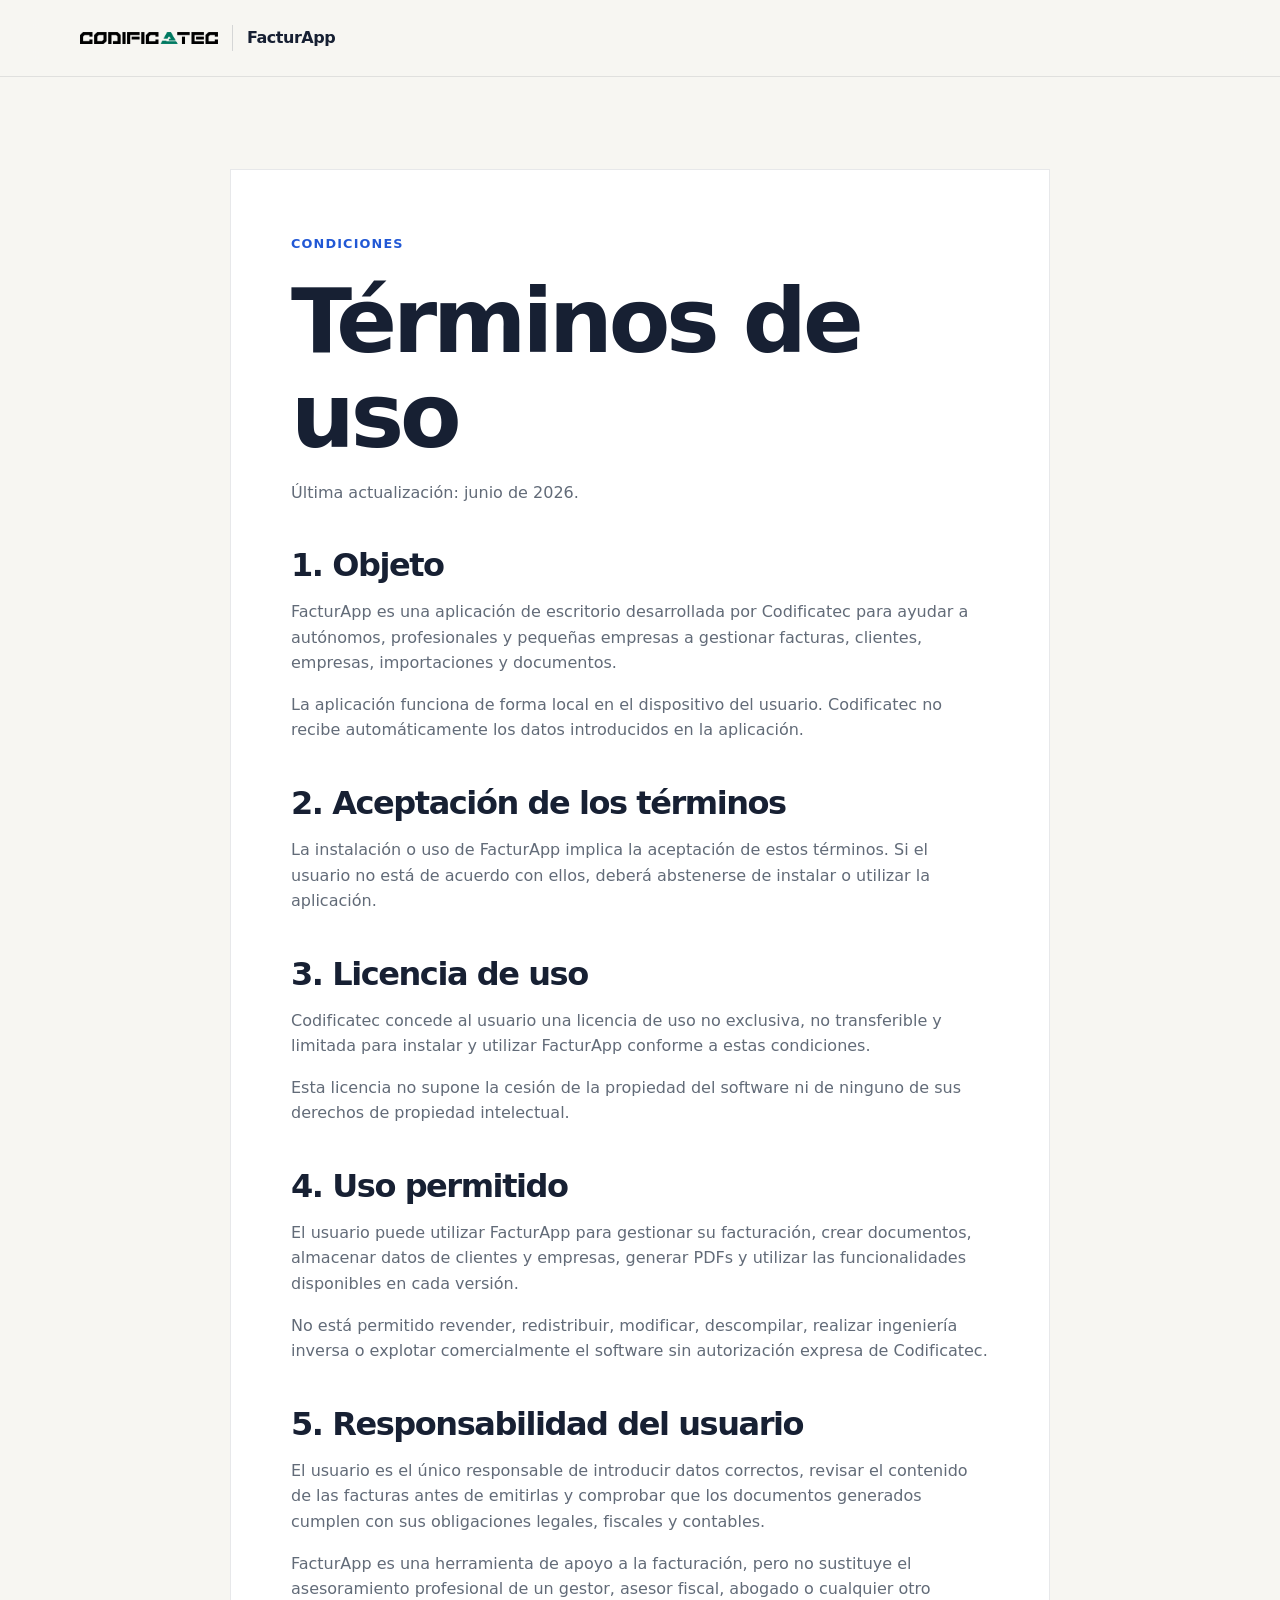
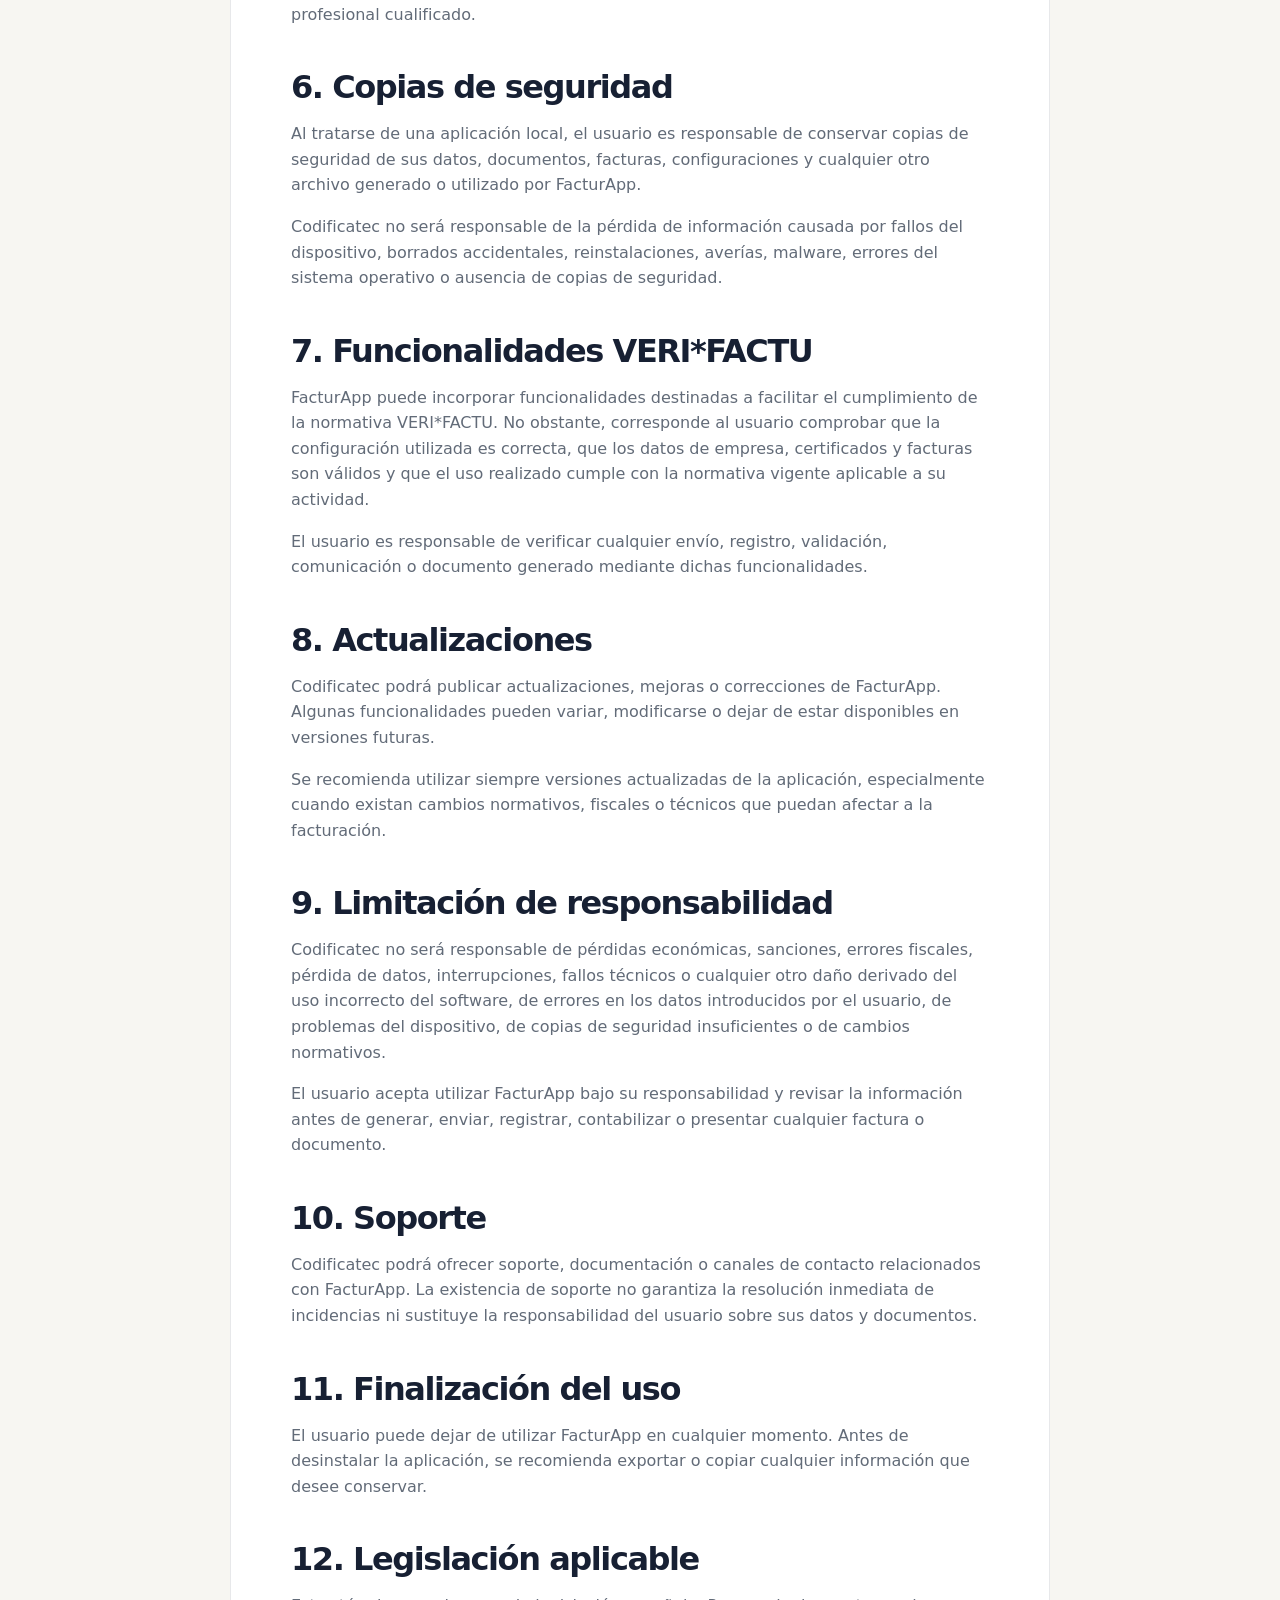
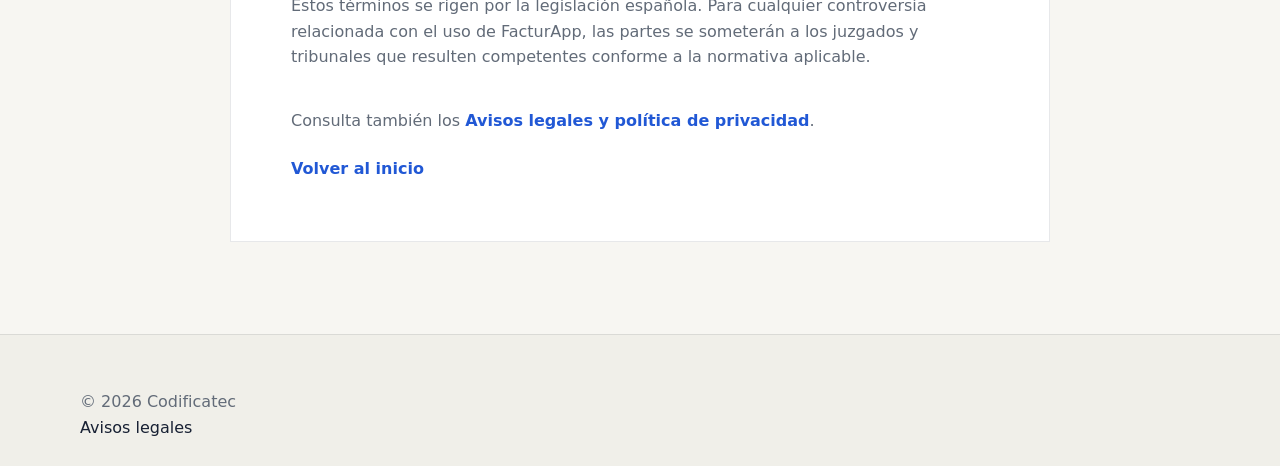
<file: terminos.html>
<!doctype html>
<html lang="es">
<head>
  <meta charset="utf-8">
  <meta name="viewport" content="width=device-width, initial-scale=1">
  <title>Términos de uso | FacturApp</title>
  <meta name="description" content="Términos de uso de FacturApp, aplicación de facturación local para autónomos y pequeñas empresas.">
  <meta name="robots" content="index, follow">
  <link rel="canonical" href="https://codificatec.es/terminos.html">
  <link rel="stylesheet" href="assets/css/styles.css">
</head>
<body>
  <header class="site-header compact">
    <div class="container header-inner">
      <a class="brand" href="index.html">
        <img src="assets/img/logo-codificatec.png" alt="Codificatec" class="brand-logo">
        <span class="brand-product">FacturApp</span>
      </a>
    </div>
  </header>

  <main class="legal-page section">
    <div class="container narrow">
      <span class="eyebrow">Condiciones</span>
      <h1>Términos de uso</h1>

      <p>Última actualización: junio de 2026.</p>

      <h2>1. Objeto</h2>
      <p>
        FacturApp es una aplicación de escritorio desarrollada por Codificatec para ayudar a autónomos,
        profesionales y pequeñas empresas a gestionar facturas, clientes, empresas, importaciones y documentos.
      </p>
      <p>
        La aplicación funciona de forma local en el dispositivo del usuario. Codificatec no recibe automáticamente
        los datos introducidos en la aplicación.
      </p>

      <h2>2. Aceptación de los términos</h2>
      <p>
        La instalación o uso de FacturApp implica la aceptación de estos términos. Si el usuario no está de acuerdo
        con ellos, deberá abstenerse de instalar o utilizar la aplicación.
      </p>

      <h2>3. Licencia de uso</h2>
      <p>
        Codificatec concede al usuario una licencia de uso no exclusiva, no transferible y limitada para instalar
        y utilizar FacturApp conforme a estas condiciones.
      </p>
      <p>
        Esta licencia no supone la cesión de la propiedad del software ni de ninguno de sus derechos de propiedad
        intelectual.
      </p>

      <h2>4. Uso permitido</h2>
      <p>
        El usuario puede utilizar FacturApp para gestionar su facturación, crear documentos, almacenar datos de
        clientes y empresas, generar PDFs y utilizar las funcionalidades disponibles en cada versión.
      </p>
      <p>
        No está permitido revender, redistribuir, modificar, descompilar, realizar ingeniería inversa o explotar
        comercialmente el software sin autorización expresa de Codificatec.
      </p>

      <h2>5. Responsabilidad del usuario</h2>
      <p>
        El usuario es el único responsable de introducir datos correctos, revisar el contenido de las facturas
        antes de emitirlas y comprobar que los documentos generados cumplen con sus obligaciones legales,
        fiscales y contables.
      </p>
      <p>
        FacturApp es una herramienta de apoyo a la facturación, pero no sustituye el asesoramiento profesional
        de un gestor, asesor fiscal, abogado o cualquier otro profesional cualificado.
      </p>

      <h2>6. Copias de seguridad</h2>
      <p>
        Al tratarse de una aplicación local, el usuario es responsable de conservar copias de seguridad de sus datos,
        documentos, facturas, configuraciones y cualquier otro archivo generado o utilizado por FacturApp.
      </p>
      <p>
        Codificatec no será responsable de la pérdida de información causada por fallos del dispositivo, borrados
        accidentales, reinstalaciones, averías, malware, errores del sistema operativo o ausencia de copias de seguridad.
      </p>

      <h2>7. Funcionalidades VERI*FACTU</h2>
      <p>
        FacturApp puede incorporar funcionalidades destinadas a facilitar el cumplimiento de la normativa VERI*FACTU.
        No obstante, corresponde al usuario comprobar que la configuración utilizada es correcta, que los datos de
        empresa, certificados y facturas son válidos y que el uso realizado cumple con la normativa vigente aplicable
        a su actividad.
      </p>
      <p>
        El usuario es responsable de verificar cualquier envío, registro, validación, comunicación o documento generado
        mediante dichas funcionalidades.
      </p>

      <h2>8. Actualizaciones</h2>
      <p>
        Codificatec podrá publicar actualizaciones, mejoras o correcciones de FacturApp. Algunas funcionalidades pueden
        variar, modificarse o dejar de estar disponibles en versiones futuras.
      </p>
      <p>
        Se recomienda utilizar siempre versiones actualizadas de la aplicación, especialmente cuando existan cambios
        normativos, fiscales o técnicos que puedan afectar a la facturación.
      </p>

      <h2>9. Limitación de responsabilidad</h2>
      <p>
        Codificatec no será responsable de pérdidas económicas, sanciones, errores fiscales, pérdida de datos,
        interrupciones, fallos técnicos o cualquier otro daño derivado del uso incorrecto del software, de errores en
        los datos introducidos por el usuario, de problemas del dispositivo, de copias de seguridad insuficientes o de
        cambios normativos.
      </p>
      <p>
        El usuario acepta utilizar FacturApp bajo su responsabilidad y revisar la información antes de generar, enviar,
        registrar, contabilizar o presentar cualquier factura o documento.
      </p>

      <h2>10. Soporte</h2>
      <p>
        Codificatec podrá ofrecer soporte, documentación o canales de contacto relacionados con FacturApp. La existencia
        de soporte no garantiza la resolución inmediata de incidencias ni sustituye la responsabilidad del usuario sobre
        sus datos y documentos.
      </p>

      <h2>11. Finalización del uso</h2>
      <p>
        El usuario puede dejar de utilizar FacturApp en cualquier momento. Antes de desinstalar la aplicación, se recomienda
        exportar o copiar cualquier información que desee conservar.
      </p>

      <h2>12. Legislación aplicable</h2>
      <p>
        Estos términos se rigen por la legislación española. Para cualquier controversia relacionada con el uso de FacturApp,
        las partes se someterán a los juzgados y tribunales que resulten competentes conforme a la normativa aplicable.
      </p>

      <p>
        Consulta también los <a class="text-link" href="avisos-legales.html">Avisos legales y política de privacidad</a>.
      </p>

      <a class="text-link" href="index.html">Volver al inicio</a>
    </div>
  </main>

  <footer class="site-footer">
    <div class="container footer-inner">
      <p>© <span data-year></span> Codificatec</p>
      <div class="footer-links">
        <a href="avisos-legales.html">Avisos legales</a>
      </div>
    </div>
  </footer>

  <script src="assets/js/main.js" defer></script>
</body>
</html>
</file>
<file: assets/css/styles.css>
* {
  box-sizing: border-box;
}

html {
  scroll-behavior: smooth;
}

body {
  margin: 0;
  font-family:
    Inter,
    ui-sans-serif,
    system-ui,
    -apple-system,
    BlinkMacSystemFont,
    "Segoe UI",
    sans-serif;

  color: #172033;
  background: #f7f6f2;
  line-height: 1.6;
}

img {
  max-width: 100%;
  display: block;
}

a {
  color: inherit;
  text-decoration: none;
}

.container {
  width: min(1120px, calc(100% - 40px));
  margin: 0 auto;
}

.narrow {
  width: min(820px, calc(100% - 40px));
}

.narrow-page {
  width: min(860px, calc(100% - 40px));
}

.section {
  padding: 92px 0;
}


/* =========================================================
   HEADER
   ========================================================= */

.site-header {
  position: sticky;
  top: 0;
  z-index: 20;

  background: rgba(247, 246, 242, 0.92);
  border-bottom: 1px solid rgba(23, 32, 51, 0.1);

  backdrop-filter: blur(16px);

  transition:
    background 180ms ease,
    box-shadow 180ms ease;
}

.site-header.is-scrolled {
  background: rgba(247, 246, 242, 0.97);
  box-shadow: 0 8px 30px rgba(17, 24, 39, 0.06);
}

.header-inner {
  min-height: 76px;

  display: flex;
  align-items: center;
  justify-content: space-between;

  gap: 24px;
}

.brand {
  display: inline-flex;
  align-items: center;

  gap: 14px;

  font-weight: 900;
  letter-spacing: -0.03em;
}

.brand-logo {
  width: 138px;
  height: auto;
}

.brand-product {
  padding-left: 14px;

  border-left: 1px solid rgba(23, 32, 51, 0.15);
}

.main-nav {
  display: flex;
  align-items: center;

  gap: 22px;

  color: #5f6877;

  font-size: 0.94rem;
  font-weight: 600;
}

.main-nav>a:not(.nav-cta) {
  transition: color 180ms ease;
}

.main-nav>a:not(.nav-cta):hover {
  color: #2158d5;
}

.nav-cta {
  display: inline-flex;
  align-items: center;
  justify-content: center;

  min-height: 44px;

  padding: 0 20px;

  border: 0;
  border-radius: 12px;

  background: #2158d5;
  color: #ffffff !important;

  font-weight: 900;

  box-shadow: 0 10px 24px rgba(33, 88, 213, 0.22);

  transition:
    background 180ms ease,
    transform 180ms ease,
    box-shadow 180ms ease;
}

.nav-cta:hover {
  background: #163f9d;
  color: #ffffff !important;

  transform: translateY(-2px);

  box-shadow: 0 14px 30px rgba(33, 88, 213, 0.3);
}


/* =========================================================
   TIPOGRAFÍA
   ========================================================= */

.eyebrow {
  display: inline-block;

  color: #2158d5;

  font-size: 0.8rem;
  font-weight: 900;

  text-transform: uppercase;
  letter-spacing: 0.09em;
}

h1,
h2,
h3 {
  margin: 0;

  line-height: 1.06;

  letter-spacing: -0.045em;
}

h1 {
  margin-top: 18px;

  font-size: clamp(3rem, 7vw, 6rem);
}

h2 {
  font-size: clamp(2rem, 4vw, 3.7rem);
}

h3 {
  font-size: 1.25rem;
}

p {
  margin: 0;

  color: #626b78;
}


/* =========================================================
   HERO
   ========================================================= */

.hero {
  padding-top: 78px;
}

.hero-grid {
  display: grid;

  grid-template-columns: 1.08fr 0.92fr;

  gap: 68px;

  align-items: center;
}

.hero-text {
  margin-top: 22px;

  max-width: 680px;

  font-size: clamp(1.08rem, 1.6vw, 1.28rem);
}

.hero-actions {
  display: flex;
  flex-wrap: wrap;

  gap: 12px;

  margin-top: 32px;
}

.download-note {
  margin-top: 16px;

  color: #747c88;

  font-size: 0.93rem;
  font-weight: 600;
}


/* =========================================================
   BOTONES
   ========================================================= */

.btn {
  display: inline-flex;
  align-items: center;
  justify-content: center;

  min-height: 54px;

  padding: 0 24px;

  border-radius: 12px;

  font-weight: 900;

  transition:
    transform 180ms ease,
    box-shadow 180ms ease,
    background 180ms ease,
    border-color 180ms ease;
}

.btn:hover {
  transform: translateY(-2px);
}

.btn-primary {
  color: #ffffff;

  background: #2158d5;

  box-shadow: 0 12px 28px rgba(33, 88, 213, 0.18);
}

.btn-primary:visited {
  color: #ffffff;
}

.btn-primary:hover {
  background: #163f9d;

  box-shadow: 0 16px 32px rgba(33, 88, 213, 0.25);
}

.btn-secondary {
  border: 1px solid rgba(23, 32, 51, 0.16);

  background: #ffffff;
}

.btn-secondary:hover {
  border-color: rgba(33, 88, 213, 0.35);
}


/* =========================================================
   PANEL HERO
   ========================================================= */

.hero-card {
  align-self: stretch;

  display: flex;
  align-items: center;
}

.product-panel {
  width: 100%;

  padding: 36px;

  border: 1px solid rgba(23, 32, 51, 0.12);

  background: #ffffff;

  box-shadow: 0 20px 60px rgba(17, 24, 39, 0.08);
}

.product-kicker {
  display: block;

  color: #2158d5;

  font-size: 0.76rem;
  font-weight: 900;

  letter-spacing: 0.12em;
}

.product-title {
  display: block;

  margin-top: 14px;

  font-size: clamp(1.7rem, 3vw, 2.6rem);

  letter-spacing: -0.04em;
}

.product-list {
  display: grid;

  margin-top: 34px;

  border-top: 1px solid rgba(23, 32, 51, 0.1);
}

.product-list span {
  padding: 14px 0;

  border-bottom: 1px solid rgba(23, 32, 51, 0.1);

  color: #5f6877;
}


/* =========================================================
   BENEFICIOS - PROGRAMA DE FACTURACIÓN
   ========================================================= */

.compact-section {
  padding-top: 34px;
  padding-bottom: 78px;
}

.benefit-grid {
  display: grid;
  grid-template-columns: repeat(2, minmax(0, 1fr));
  gap: 18px;
}

.benefit-item {
  position: relative;

  display: grid;
  grid-template-columns: 52px minmax(0, 1fr);
  gap: 20px;

  min-height: 190px;

  padding: 30px;

  overflow: hidden;

  border: 1px solid rgba(23, 32, 51, 0.09);
  border-radius: 20px;

  background: #ffffff;

  box-shadow:
    0 8px 30px rgba(17, 24, 39, 0.035);

  transition:
    transform 180ms ease,
    border-color 180ms ease,
    box-shadow 180ms ease;
}

.benefit-item::before {
  content: "";

  position: absolute;
  top: 0;
  left: 0;

  width: 100%;
  height: 3px;

  background: transparent;

  transition: background 180ms ease;
}

.benefit-item:hover {
  transform: translateY(-4px);

  border-color: rgba(33, 88, 213, 0.17);

  box-shadow:
    0 18px 42px rgba(17, 24, 39, 0.07);
}

.benefit-item:hover::before {
  background: #2158d5;
}

.benefit-item-number {
  display: flex;
  align-items: flex-start;
  justify-content: center;

  padding-top: 4px;

  color: #2158d5;

  font-size: 0.78rem;
  font-weight: 900;

  letter-spacing: 0.08em;
}

.benefit-item-content {
  min-width: 0;
}

.benefit-item h2 {
  margin: 0;

  font-size: 1.45rem;
  line-height: 1.2;

  letter-spacing: -0.035em;
}

.benefit-item p {
  max-width: 430px;

  margin-top: 12px;

  color: #6b7380;

  font-size: 0.98rem;
  line-height: 1.65;
}


/* TARJETA DESTACADA */

.benefit-item-wide {
  grid-column: 1 / -1;

  grid-template-columns: 52px minmax(0, 1fr) auto;

  align-items: center;

  min-height: 155px;

  background:
    linear-gradient(110deg,
      #ffffff 0%,
      #ffffff 58%,
      #f1f5ff 100%);
}

.benefit-item-wide p {
  max-width: 620px;
}

.benefit-local-badge {
  display: inline-flex;
  align-items: center;

  white-space: nowrap;

  padding: 9px 14px;

  border: 1px solid rgba(33, 88, 213, 0.14);
  border-radius: 999px;

  background: rgba(33, 88, 213, 0.06);

  color: #2158d5;

  font-size: 0.82rem;
  font-weight: 800;
}


/* RESPONSIVE */

@media (max-width: 760px) {

  .benefit-grid {
    grid-template-columns: 1fr;
  }

  .benefit-item,
  .benefit-item-wide {
    grid-column: auto;

    grid-template-columns: 44px minmax(0, 1fr);

    min-height: auto;
  }

  .benefit-local-badge {
    grid-column: 2;

    justify-self: start;

    margin-top: 4px;
  }

}


@media (max-width: 560px) {

  .compact-section {
    padding-top: 18px;
    padding-bottom: 58px;
  }

  .benefit-grid {
    gap: 12px;
  }

  .benefit-item,
  .benefit-item-wide {
    grid-template-columns: 34px minmax(0, 1fr);

    gap: 12px;

    padding: 22px;

    border-radius: 17px;
  }

  .benefit-item h2 {
    font-size: 1.25rem;
  }

  .benefit-item p {
    margin-top: 9px;
  }

}

/* =========================================================
   BLOQUES GENERALES
   ========================================================= */

.split {
  display: grid;

  grid-template-columns: 1fr 1fr;

  gap: 64px;

  align-items: start;
}

.split h2 {
  margin-top: 14px;
}

.plain-copy p {
  font-size: 1.08rem;
}

.text-link {
  display: inline-flex;

  margin-top: 22px;

  color: #2158d5;

  font-weight: 900;

  transition: color 180ms ease;
}

.text-link:hover {
  color: #163f9d;
}


/* =========================================================
   VERIFACTU
   ========================================================= */

.verifactu-band {
  background: #111827;

  color: #ffffff;
}

.verifactu-band h2 {
  color: #ffffff;
}

.verifactu-band p {
  color: rgba(255, 255, 255, 0.72);
}

.verifactu-band .eyebrow,
.verifactu-band .text-link {
  color: #9eb8ff;
}


/* =========================================================
   AUDIENCIA
   ========================================================= */

.section-heading {
  max-width: 720px;

  margin-bottom: 34px;
}

.section-heading h2 {
  margin-top: 14px;
}

.link-grid {
  display: grid;

  grid-template-columns: repeat(3, 1fr);

  gap: 18px;
}

.link-card {
  display: grid;

  gap: 14px;

  min-height: 180px;

  padding: 28px;

  border: 1px solid rgba(23, 32, 51, 0.12);
  border-radius: 18px;

  background: #ffffff;

  transition:
    transform 180ms ease,
    border-color 180ms ease,
    box-shadow 180ms ease;
}

.link-card:hover {
  transform: translateY(-4px);

  border-color: rgba(33, 88, 213, 0.38);

  box-shadow: 0 15px 34px rgba(17, 24, 39, 0.06);
}

.link-card>span {
  color: #2158d5;

  font-size: 0.8rem;
  font-weight: 900;

  text-transform: uppercase;
  letter-spacing: 0.07em;
}

.link-card>strong {
  font-size: 1.25rem;

  line-height: 1.25;
}


/* =========================================================
   FAQ
   ========================================================= */

.faq-section {
  border-top: 1px solid rgba(23, 32, 51, 0.08);

  background: #f1f0eb;
}

.faq-list {
  display: grid;

  gap: 10px;

  max-width: 900px;
}

.faq-item {
  overflow: hidden;

  border: 1px solid rgba(23, 32, 51, 0.12);
  border-radius: 14px;

  background: #ffffff;
}

.faq-item summary {
  position: relative;

  cursor: pointer;

  padding: 21px 58px 21px 22px;

  list-style: none;

  font-weight: 900;
}

.faq-item summary::-webkit-details-marker {
  display: none;
}

.faq-item summary::after {
  content: "+";

  position: absolute;

  top: 50%;
  right: 22px;

  transform: translateY(-50%);

  color: #2158d5;

  font-size: 1.45rem;
  font-weight: 500;
}

.faq-item[open] summary::after {
  content: "−";
}

.faq-answer-inner {
  padding: 0 22px 22px;
}

.faq-answer-inner p+p {
  margin-top: 14px;
}


/* =========================================================
   CTA FINAL
   ========================================================= */

.download-strip {
  background: #e9edf8;
}

.download-strip-inner {
  display: flex;

  justify-content: space-between;
  align-items: center;

  gap: 28px;
}

.download-strip h2 {
  margin-top: 12px;

  font-size: clamp(2rem, 4vw, 3.2rem);
}


/* =========================================================
   FOOTER
   ========================================================= */

.site-footer {
  padding: 54px 0 26px;

  border-top: 1px solid rgba(23, 32, 51, 0.1);

  background: #f0efe9;
}

.footer-grid {
  display: grid;

  grid-template-columns: 1.5fr 1fr 1fr 1fr;

  gap: 36px;
}

.footer-grid>div {
  display: grid;

  align-content: start;

  gap: 9px;
}

.footer-grid strong {
  margin-bottom: 5px;
}

.footer-grid a {
  color: #626b78;

  transition: color 180ms ease;
}

.footer-grid a:hover {
  color: #2158d5;
}

.footer-brand {
  color: #172033 !important;

  font-size: 1.25rem;
}

.footer-bottom {
  margin-top: 42px;

  padding-top: 22px;

  border-top: 1px solid rgba(23, 32, 51, 0.1);
}


/* =========================================================
   STICKY DOWNLOAD
   ========================================================= */

.sticky-download {
  position: fixed;

  left: 50%;
  bottom: 22px;

  z-index: 30;

  width: min(610px, calc(100% - 30px));

  display: flex;
  align-items: center;
  justify-content: space-between;

  gap: 22px;

  padding: 10px 11px 10px 20px;

  border: 1px solid rgba(255, 255, 255, 0.13);
  border-radius: 20px;

  background: rgba(17, 24, 39, 0.94);

  color: #ffffff;

  backdrop-filter: blur(18px);

  box-shadow:
    0 18px 50px rgba(0, 0, 0, 0.22),
    0 2px 8px rgba(0, 0, 0, 0.08);

  opacity: 0;

  pointer-events: none;

  transform:
    translateX(-50%) translateY(calc(100% + 50px));

  transition:
    transform 250ms cubic-bezier(0.2, 0.8, 0.2, 1),
    opacity 200ms ease;
}

.sticky-download.is-visible {
  opacity: 1;

  pointer-events: auto;

  transform:
    translateX(-50%) translateY(0);
}

.sticky-download-copy {
  display: flex;
  flex-direction: column;

  gap: 1px;

  min-width: 0;
}

.sticky-download-title {
  color: #ffffff;

  font-size: 1rem;
  line-height: 1.25;
}

.sticky-download-meta {
  color: rgba(255, 255, 255, 0.6);

  font-size: 0.82rem;
}

.sticky-download .btn {
  flex-shrink: 0;

  min-height: 46px;

  padding: 0 20px;

  border-radius: 13px;

  box-shadow: none;
}


/* =========================================================
   RESTO DE PÁGINAS
   ========================================================= */

.page-hero {
  padding-top: 88px;
  padding-bottom: 58px;
}

.page-hero h1 {
  max-width: 850px;
}

.benefit-list {
  list-style: none;

  padding: 0;
  margin: 0;

  display: grid;

  border-top: 1px solid rgba(23, 32, 51, 0.13);
}

.benefit-list li {
  padding: 20px 0;

  border-bottom: 1px solid rgba(23, 32, 51, 0.13);

  font-size: 1.08rem;
}

.related-section {
  border-top: 1px solid rgba(23, 32, 51, 0.1);
}

.related-section h2 {
  font-size: 2rem;
}

.related-links {
  display: flex;
  flex-wrap: wrap;

  gap: 12px;

  margin-top: 22px;
}

.related-links a {
  padding: 10px 14px;

  border: 1px solid rgba(23, 32, 51, 0.12);

  background: #ffffff;

  font-weight: 800;
}

.feature-index {
  border-top: 1px solid rgba(23, 32, 51, 0.12);
}

.feature-index article {
  display: grid;

  grid-template-columns: 70px 1fr 1.3fr;

  gap: 24px;

  padding: 26px 0;

  border-bottom: 1px solid rgba(23, 32, 51, 0.12);

  align-items: start;
}

.feature-index article>span {
  color: #2158d5;

  font-weight: 900;
}

.feature-index p {
  max-width: 520px;
}

.download-box {
  display: flex;

  justify-content: space-between;
  align-items: center;

  gap: 24px;

  margin-top: 34px;

  padding: 24px;

  border: 1px solid rgba(23, 32, 51, 0.14);
  border-radius: 18px;

  background: #ffffff;
}

.download-box div {
  display: grid;

  gap: 3px;
}

.download-box strong {
  font-size: 1.25rem;
}

.download-box span {
  color: #626b78;
}

.guide-placeholder {
  padding: 28px;

  border-left: 4px solid #2158d5;

  background: #ffffff;
}

.guide-placeholder p {
  margin-top: 8px;
}


/* =========================================================
   LEGAL
   ========================================================= */

.legal-page .narrow {
  padding: clamp(26px, 5vw, 60px);

  border: 1px solid rgba(23, 32, 51, 0.1);

  background: #ffffff;
}

.legal-page h1 {
  margin-top: 18px;
}

.legal-page h2 {
  margin-top: 44px;

  font-size: 2rem;
}

.legal-page h3 {
  margin-top: 30px;
}

.legal-page p {
  margin-top: 16px;
}


/* =========================================================
   RESPONSIVE
   ========================================================= */

@media (max-width: 900px) {

  .main-nav {
    display: none;
  }

  .hero-grid,
  .split,
  .benefits-grid,
  .link-grid,
  .footer-grid {
    grid-template-columns: 1fr;
  }

  .feature-index article {
    grid-template-columns: 48px 1fr;
  }

  .feature-index article p {
    grid-column: 2;
  }

  .download-strip-inner,
  .download-box {
    flex-direction: column;

    align-items: flex-start;
  }

  .section {
    padding: 70px 0;
  }

  .benefits-section {
    padding-top: 20px;
  }

}


@media (max-width: 560px) {

  .container,
  .narrow,
  .narrow-page {
    width: min(100% - 28px, 1120px);
  }

  .header-inner {
    min-height: 66px;
  }

  .brand-logo {
    width: 112px;
  }

  .brand-product {
    padding-left: 10px;

    font-size: 0.94rem;
  }

  h1 {
    font-size: 3rem;
  }

  .hero-actions {
    width: 100%;
  }

  .hero-actions .btn {
    width: 100%;
  }

  .product-panel {
    padding: 24px;
  }

  .benefit-card {
    min-height: auto;
  }

  .sticky-download {
    bottom: 12px;

    width: calc(100% - 22px);

    gap: 10px;

    padding: 9px 9px 9px 15px;

    border-radius: 17px;
  }

  .sticky-download-title {
    font-size: 0.93rem;
  }

  .sticky-download-meta {
    font-size: 0.76rem;
  }

  .sticky-download .btn {
    min-height: 43px;

    padding: 0 16px;

    font-size: 0.9rem;
  }

}


/* =========================================================
   ACCESIBILIDAD
   ========================================================= */

@media (prefers-reduced-motion: reduce) {

  html {
    scroll-behavior: auto;
  }

  * {
    transition: none !important;
  }

}


/* =========================================================
   PÁGINA VERIFACTU
   ========================================================= */

.verifactu-page-hero {
  padding-bottom: 70px;
}


/* INTRO */

.verifactu-intro-section {
  padding-top: 72px;
  padding-bottom: 72px;

  border-top: 1px solid rgba(23, 32, 51, 0.08);
  border-bottom: 1px solid rgba(23, 32, 51, 0.08);

  background: #ffffff;
}

.verifactu-intro-grid {
  display: grid;
  grid-template-columns: 0.95fr 1.05fr;

  gap: 70px;

  align-items: start;
}

.verifactu-intro-grid h2 {
  margin-top: 14px;

  max-width: 520px;
}

.verifactu-intro-copy {
  display: grid;

  gap: 18px;
}

.verifactu-intro-copy p {
  max-width: 620px;

  font-size: 1.06rem;
  line-height: 1.7;
}


/* =========================================================
   TARJETAS
   ========================================================= */

.verifactu-features-section {
  padding-top: 82px;
}

.verifactu-section-heading {
  max-width: 780px;

  margin-bottom: 42px;
}

.verifactu-section-heading p {
  margin-top: 18px;

  max-width: 700px;

  font-size: 1.05rem;
}

.verifactu-feature-grid {
  display: grid;
  grid-template-columns: repeat(2, minmax(0, 1fr));

  gap: 18px;
}

.verifactu-feature-card {
  position: relative;

  min-height: 245px;

  padding: 30px;

  overflow: hidden;

  border: 1px solid rgba(23, 32, 51, 0.1);
  border-radius: 20px;

  background: #ffffff;

  box-shadow:
    0 8px 28px rgba(17, 24, 39, 0.035);

  transition:
    transform 180ms ease,
    border-color 180ms ease,
    box-shadow 180ms ease;
}

.verifactu-feature-card::before {
  content: "";

  position: absolute;

  top: 0;
  left: 0;

  width: 100%;
  height: 3px;

  background: transparent;

  transition: background 180ms ease;
}

.verifactu-feature-card:hover {
  transform: translateY(-4px);

  border-color: rgba(33, 88, 213, 0.18);

  box-shadow:
    0 18px 42px rgba(17, 24, 39, 0.07);
}

.verifactu-feature-card:hover::before {
  background: #2158d5;
}

.verifactu-feature-top {
  display: flex;
  justify-content: space-between;
  align-items: center;

  gap: 16px;

  margin-bottom: 34px;
}

.verifactu-feature-number {
  color: #2158d5;

  font-size: 0.78rem;
  font-weight: 900;

  letter-spacing: 0.09em;
}

.verifactu-feature-tag {
  display: inline-flex;
  align-items: center;

  padding: 6px 10px;

  border-radius: 999px;

  background: #f0f4ff;

  color: #2158d5;

  font-size: 0.72rem;
  font-weight: 800;

  letter-spacing: 0.03em;
}

.verifactu-feature-card h3 {
  font-size: 1.55rem;

  letter-spacing: -0.035em;
}

.verifactu-feature-card p {
  margin-top: 13px;

  max-width: 500px;

  line-height: 1.65;
}


/* TARJETAS DESTACADAS */

.verifactu-feature-card-highlight {
  border-color: rgba(33, 88, 213, 0.16);

  background:
    linear-gradient(135deg,
      #ffffff 0%,
      #ffffff 52%,
      #f3f6ff 100%);
}


/* =========================================================
   AUTÓNOMOS
   ========================================================= */

.verifactu-autonomos-section {
  padding-top: 36px;
}

.verifactu-autonomos-box {
  display: grid;
  grid-template-columns: 1.15fr 0.85fr;

  gap: 64px;

  padding: clamp(34px, 5vw, 58px);

  border-radius: 24px;

  background: #111827;

  box-shadow:
    0 22px 55px rgba(17, 24, 39, 0.12);
}

.verifactu-autonomos-copy h2 {
  margin-top: 14px;

  max-width: 680px;

  color: #ffffff;

  font-size: clamp(2rem, 3.4vw, 3.15rem);
}

.verifactu-autonomos-copy p {
  margin-top: 18px;

  max-width: 650px;

  color: rgba(255, 255, 255, 0.7);
}

.verifactu-autonomos-box .eyebrow {
  color: #9eb8ff;
}


/* DATOS DERECHA */

.verifactu-autonomos-points {
  display: grid;
  grid-template-columns: repeat(2, 1fr);

  align-self: center;

  border-top: 1px solid rgba(255, 255, 255, 0.12);
  border-left: 1px solid rgba(255, 255, 255, 0.12);
}

.verifactu-autonomos-points div {
  display: grid;

  gap: 4px;

  min-height: 120px;

  padding: 22px;

  border-right: 1px solid rgba(255, 255, 255, 0.12);
  border-bottom: 1px solid rgba(255, 255, 255, 0.12);
}

.verifactu-autonomos-points strong {
  color: #ffffff;

  font-size: 1.05rem;
}

.verifactu-autonomos-points span {
  color: rgba(255, 255, 255, 0.58);

  font-size: 0.88rem;
}


/* =========================================================
   ESTADO INTEGRACIÓN
   ========================================================= */

.verifactu-status-section {
  padding-top: 20px;
}

.verifactu-status-card {
  padding: 36px;

  border: 1px solid rgba(23, 32, 51, 0.1);
  border-radius: 20px;

  background: #ffffff;
}

.verifactu-status-indicator {
  display: flex;
  align-items: center;

  gap: 9px;

  color: #2158d5;

  font-size: 0.78rem;
  font-weight: 900;

  text-transform: uppercase;
  letter-spacing: 0.07em;
}

.verifactu-status-indicator span {
  width: 9px;
  height: 9px;

  border-radius: 50%;

  background: #2158d5;

  box-shadow:
    0 0 0 6px rgba(33, 88, 213, 0.08);
}

.verifactu-status-card h2 {
  margin-top: 20px;

  font-size: clamp(1.8rem, 3vw, 2.7rem);
}

.verifactu-status-card p {
  margin-top: 16px;

  max-width: 760px;
}


/* =========================================================
   CTA
   ========================================================= */

.verifactu-cta-section {
  padding-top: 26px;
}

.verifactu-cta {
  display: flex;
  justify-content: space-between;
  align-items: center;

  gap: 40px;

  padding: 42px;

  border-radius: 22px;

  background: #e9edf8;
}

.verifactu-cta h2 {
  margin-top: 12px;

  max-width: 700px;

  font-size: clamp(2rem, 3.5vw, 3rem);
}

.verifactu-cta p {
  margin-top: 13px;
}


/* =========================================================
   RESPONSIVE VERIFACTU
   ========================================================= */

@media (max-width: 900px) {

  .verifactu-intro-grid,
  .verifactu-autonomos-box {
    grid-template-columns: 1fr;
  }

  .verifactu-autonomos-box {
    gap: 38px;
  }

  .verifactu-cta {
    flex-direction: column;
    align-items: flex-start;
  }

}


@media (max-width: 760px) {

  .verifactu-feature-grid {
    grid-template-columns: 1fr;
  }

  .verifactu-feature-card {
    min-height: auto;
  }

}


@media (max-width: 560px) {

  .verifactu-page-hero {
    padding-bottom: 52px;
  }

  .verifactu-intro-section {
    padding-top: 54px;
    padding-bottom: 54px;
  }

  .verifactu-feature-card {
    padding: 24px;

    border-radius: 17px;
  }

  .verifactu-feature-top {
    margin-bottom: 26px;
  }

  .verifactu-autonomos-box {
    padding: 26px;

    border-radius: 19px;
  }

  .verifactu-autonomos-points {
    grid-template-columns: 1fr;
  }

  .verifactu-status-card {
    padding: 26px;

    border-radius: 17px;
  }

  .verifactu-cta {
    padding: 28px;

    border-radius: 18px;
  }

  .verifactu-cta .btn {
    width: 100%;
  }

}


/* =========================================================
   BENEFICIOS SIN NUMERACIÓN
   ========================================================= */

.benefit-grid-no-number .benefit-item-no-number {
  grid-template-columns: minmax(0, 1fr);
}

.benefit-grid-no-number .benefit-item-wide {
  grid-template-columns: minmax(0, 1fr) auto;
}

@media (max-width: 760px) {

  .benefit-grid-no-number .benefit-item-wide {
    grid-template-columns: 1fr;
  }

  .benefit-grid-no-number .benefit-local-badge {
    grid-column: auto;
  }

}


/* =========================================================
   NUEVA PORTADA
   ========================================================= */


/* =========================================================
   HERO
   ========================================================= */

.home-hero {
  padding: 92px 0 70px;
}

.home-hero-grid {
  display: grid;
  grid-template-columns: 0.88fr 1.12fr;

  gap: clamp(50px, 7vw, 90px);

  align-items: center;
}

.home-hero-copy h1 {
  margin-top: 18px;

  font-size: clamp(3.4rem, 6.4vw, 6.3rem);
  line-height: 0.96;

  letter-spacing: -0.065em;
}

.home-hero-text {
  max-width: 610px;

  margin-top: 28px;

  color: #596271;

  font-size: clamp(1.08rem, 1.5vw, 1.24rem);
  line-height: 1.65;
}

.home-text-action {
  display: inline-flex;
  align-items: center;

  gap: 9px;

  min-height: 54px;

  padding: 0 8px;

  color: #172033;

  font-weight: 800;

  transition:
    color 180ms ease,
    gap 180ms ease;
}

.home-text-action:hover {
  gap: 13px;

  color: #2158d5;
}


/* CAPTURA HERO */

.home-hero-product {
  margin: 0;
}

.home-shot-window {
  overflow: hidden;

  border: 1px solid rgba(23, 32, 51, 0.12);
  border-radius: 18px;

  background: #ffffff;

  box-shadow:
    0 32px 80px rgba(17, 24, 39, 0.12);
}

.home-shot-bar {
  position: relative;

  display: flex;
  align-items: center;

  gap: 7px;

  min-height: 42px;

  padding: 0 15px;

  border-bottom: 1px solid rgba(23, 32, 51, 0.09);

  background: #f4f4f1;
}

.home-shot-bar>span {
  width: 9px;
  height: 9px;

  border-radius: 50%;

  background: rgba(23, 32, 51, 0.18);
}

.home-shot-bar small {
  position: absolute;

  left: 50%;

  transform: translateX(-50%);

  color: #727986;

  font-size: 0.75rem;
}

.home-shot-window img {
  width: 100%;
  height: auto;
}

.home-hero-product figcaption {
  margin-top: 13px;

  color: #828995;

  font-size: 0.84rem;
}


/* =========================================================
   PRINCIPIOS
   ========================================================= */

.home-principles {
  border-top: 1px solid rgba(23, 32, 51, 0.09);
  border-bottom: 1px solid rgba(23, 32, 51, 0.09);

  background: #ffffff;
}

.home-principles-grid {
  display: grid;
  grid-template-columns: repeat(3, 1fr);
}

.home-principle {
  padding: 28px 34px;
}

.home-principle+.home-principle {
  border-left: 1px solid rgba(23, 32, 51, 0.1);
}

.home-principle-title {
  display: block;

  margin-bottom: 7px;

  color: #172033;

  font-size: 1.05rem;
  font-weight: 900;
}

.home-principle p {
  max-width: 290px;

  font-size: 0.93rem;
  line-height: 1.55;
}


/* =========================================================
   WORKFLOW
   ========================================================= */

.home-workflow {
  padding-top: 120px;
  padding-bottom: 120px;
}

.home-workflow-grid {
  display: grid;
  grid-template-columns: 1.08fr 0.92fr;

  gap: clamp(55px, 8vw, 100px);

  align-items: center;
}

.home-product-figure {
  margin: 0;
}

.home-product-figure img {
  width: 100%;

  border: 1px solid rgba(23, 32, 51, 0.11);
  border-radius: 12px;

  box-shadow:
    0 20px 55px rgba(17, 24, 39, 0.08);
}

.home-product-figure figcaption {
  max-width: 560px;

  margin-top: 15px;

  color: #777f8b;

  font-size: 0.88rem;
}

.home-workflow-copy h2 {
  max-width: 530px;

  margin-top: 15px;

  font-size: clamp(2.5rem, 4.4vw, 4.4rem);
}

.home-section-lead {
  max-width: 560px;

  margin-top: 24px;

  font-size: 1.08rem;
  line-height: 1.7;
}


/* LISTA */

.home-simple-list {
  max-width: 560px;

  margin-top: 36px;

  border-top: 1px solid rgba(23, 32, 51, 0.12);
}

.home-simple-list>div {
  display: grid;
  grid-template-columns: 42px 1fr;

  gap: 16px;

  padding: 17px 0;

  border-bottom: 1px solid rgba(23, 32, 51, 0.12);
}

.home-simple-list span {
  color: #2158d5;

  font-size: 0.76rem;
  font-weight: 900;
}

.home-simple-list p {
  color: #3f4855;

  font-weight: 700;
}


/* =========================================================
   CAPACIDADES
   ========================================================= */

.home-capabilities {
  border-top: 1px solid rgba(23, 32, 51, 0.08);

  background: #ffffff;
}

.home-capabilities-heading {
  display: grid;
  grid-template-columns: 1.1fr 0.9fr;

  gap: 70px;

  margin-bottom: 52px;

  align-items: end;
}

.home-capabilities-heading h2 {
  margin-top: 14px;

  max-width: 620px;
}

.home-capabilities-heading>p {
  max-width: 540px;

  justify-self: end;

  font-size: 1.04rem;
  line-height: 1.7;
}


/* SIN TARJETAS */

.home-capabilities-list {
  border-top: 1px solid rgba(23, 32, 51, 0.13);
}

.home-capabilities-list a {
  display: grid;
  grid-template-columns: 1.1fr 1fr 32px;

  gap: 28px;

  align-items: center;

  min-height: 86px;

  padding: 0 10px;

  border-bottom: 1px solid rgba(23, 32, 51, 0.13);

  transition:
    padding 180ms ease,
    background 180ms ease;
}

.home-capabilities-list a:hover {
  padding-left: 20px;
  padding-right: 20px;

  background: #f7f8fb;
}

.home-capabilities-list a>span {
  color: #172033;

  font-size: 1.08rem;
  font-weight: 850;
}

.home-capabilities-list small {
  color: #7a828e;

  font-size: 0.9rem;
}

.home-capabilities-list a>strong {
  color: #2158d5;

  font-size: 1.25rem;
}


/* =========================================================
   VERIFACTU
   ========================================================= */

.home-verifactu {
  background: #111827;

  color: #ffffff;
}

.home-verifactu-grid {
  display: grid;
  grid-template-columns: 1.08fr 0.92fr;

  gap: clamp(60px, 8vw, 110px);

  align-items: center;
}

.home-dark-label {
  display: block;

  color: #8facff;

  font-size: 0.76rem;
  font-weight: 900;

  letter-spacing: 0.1em;
}

.home-verifactu h2 {
  max-width: 680px;

  margin-top: 16px;

  color: #ffffff;

  font-size: clamp(2.6rem, 4.5vw, 4.5rem);
}

.home-verifactu p {
  max-width: 650px;

  margin-top: 24px;

  color: rgba(255, 255, 255, 0.68);

  font-size: 1.06rem;
}

.home-dark-link {
  display: inline-flex;
  align-items: center;

  gap: 9px;

  margin-top: 30px;

  color: #a9c0ff;

  font-weight: 800;

  transition: gap 180ms ease;
}

.home-dark-link:hover {
  gap: 14px;
}


/* LISTA VERIFACTU */

.home-verifactu-list {
  border-top: 1px solid rgba(255, 255, 255, 0.14);
}

.home-verifactu-list>div {
  display: grid;
  grid-template-columns: 125px 1fr;

  gap: 24px;

  padding: 21px 0;

  border-bottom: 1px solid rgba(255, 255, 255, 0.14);
}

.home-verifactu-list span {
  color: #8facff;

  font-size: 0.8rem;
  font-weight: 800;
}

.home-verifactu-list strong {
  color: #ffffff;

  font-size: 1rem;
}


/* =========================================================
   DOCUMENTOS
   ========================================================= */

.home-document {
  padding-top: 120px;
  padding-bottom: 120px;
}

.home-document-grid {
  display: grid;
  grid-template-columns: 0.75fr 1.25fr;

  gap: clamp(55px, 8vw, 100px);

  align-items: center;
}

.home-document-copy h2 {
  margin-top: 15px;
}

.home-document-copy p {
  max-width: 480px;

  margin-top: 21px;

  line-height: 1.7;
}

.home-document-figure {
  margin: 0;
}

.home-document-figure img {
  width: 100%;

  border: 1px solid rgba(23, 32, 51, 0.1);
  border-radius: 12px;

  box-shadow:
    0 22px 60px rgba(17, 24, 39, 0.08);
}


/* =========================================================
   AUDIENCIA
   ========================================================= */

.home-audience {
  border-top: 1px solid rgba(23, 32, 51, 0.08);

  background: #f0efe9;
}

.home-audience-heading {
  max-width: 790px;

  margin-bottom: 50px;
}

.home-audience-heading h2 {
  margin-top: 14px;
}

.home-audience-columns {
  display: grid;
  grid-template-columns: repeat(2, 1fr);

  border-top: 1px solid rgba(23, 32, 51, 0.13);
}

.home-audience-columns>a {
  display: block;

  padding: 40px 45px 40px 0;
}

.home-audience-columns>a+a {
  padding-left: 45px;

  border-left: 1px solid rgba(23, 32, 51, 0.13);
}

.home-audience-columns>a>span {
  color: #2158d5;

  font-size: 0.78rem;
  font-weight: 900;

  text-transform: uppercase;
  letter-spacing: 0.07em;
}

.home-audience-columns h3 {
  max-width: 490px;

  margin-top: 15px;

  font-size: clamp(1.7rem, 2.5vw, 2.5rem);
}

.home-audience-columns p {
  max-width: 500px;

  margin-top: 17px;
}

.home-audience-columns a>strong {
  display: block;

  margin-top: 27px;

  color: #2158d5;

  font-size: 0.93rem;
}


/* =========================================================
   FAQ
   ========================================================= */

.home-faq {
  background: #ffffff;
}

.home-faq-grid {
  display: grid;
  grid-template-columns: 0.72fr 1.28fr;

  gap: clamp(55px, 8vw, 100px);

  align-items: start;
}

.home-faq-heading h2 {
  margin-top: 14px;

  font-size: clamp(2.3rem, 3.7vw, 3.6rem);
}


/* =========================================================
   CTA FINAL
   ========================================================= */

.home-final-cta {
  padding: 85px 0;

  background: #e9edf8;
}

.home-final-cta-inner {
  display: flex;
  justify-content: space-between;
  align-items: center;

  gap: 40px;
}

.home-final-cta-inner>div>span {
  color: #2158d5;

  font-size: 0.76rem;
  font-weight: 900;

  letter-spacing: 0.09em;
}

.home-final-cta h2 {
  margin-top: 12px;

  font-size: clamp(2.4rem, 4.3vw, 4.1rem);
}


/* =========================================================
   RESPONSIVE
   ========================================================= */

@media (max-width: 960px) {

  .home-hero-grid,
  .home-workflow-grid,
  .home-capabilities-heading,
  .home-verifactu-grid,
  .home-document-grid,
  .home-faq-grid {
    grid-template-columns: 1fr;
  }

  .home-hero-grid {
    gap: 55px;
  }

  .home-workflow-copy {
    max-width: 720px;
  }

  .home-capabilities-heading>p {
    justify-self: start;
  }

  .home-document-copy {
    max-width: 650px;
  }

}


@media (max-width: 760px) {

  .home-principles-grid {
    grid-template-columns: 1fr;
  }

  .home-principle {
    padding: 22px 0;
  }

  .home-principle+.home-principle {
    border-left: 0;
    border-top: 1px solid rgba(23, 32, 51, 0.1);
  }

  .home-capabilities-list a {
    grid-template-columns: 1fr 30px;

    gap: 8px 16px;

    padding: 17px 0;
  }

  .home-capabilities-list small {
    grid-column: 1;
  }

  .home-capabilities-list a>strong {
    grid-column: 2;
    grid-row: 1 / 3;
  }

  .home-audience-columns {
    grid-template-columns: 1fr;
  }

  .home-audience-columns>a {
    padding: 32px 0;
  }

  .home-audience-columns>a+a {
    padding-left: 0;

    border-left: 0;
    border-top: 1px solid rgba(23, 32, 51, 0.13);
  }

  .home-final-cta-inner {
    flex-direction: column;
    align-items: flex-start;
  }

}


@media (max-width: 560px) {

  .home-hero {
    padding-top: 58px;
    padding-bottom: 52px;
  }

  .home-hero-copy h1 {
    font-size: 3.3rem;
  }

  .home-hero-product figcaption {
    font-size: 0.78rem;
  }

  .home-workflow,
  .home-document {
    padding-top: 76px;
    padding-bottom: 76px;
  }

  .home-workflow-grid,
  .home-document-grid {
    gap: 44px;
  }

  .home-verifactu-list>div {
    grid-template-columns: 1fr;

    gap: 5px;
  }

  .home-final-cta {
    padding: 64px 0;
  }

  .home-final-cta .btn {
    width: 100%;
  }

}

/* =========================================================
   PORTADA LISTOFACTURA V2
   ========================================================= */


/* =========================================================
   HERO
   ========================================================= */

.lf2-hero {
  padding: 70px 0 88px;
}

.lf2-hero-surface {
  position: relative;

  overflow: hidden;

  padding: clamp(32px, 5vw, 72px);

  border: 1px solid rgba(23, 32, 51, 0.08);
  border-radius: 22px;

  background: #eef2fa;
}

.lf2-hero-surface::before {
  content: "";

  position: absolute;

  top: 0;
  left: 0;

  width: 82px;
  height: 5px;

  background: #2158d5;
}

.lf2-hero-top {
  display: grid;
  grid-template-columns: minmax(0, 1.25fr) minmax(220px, 0.55fr);

  gap: clamp(50px, 8vw, 110px);

  align-items: end;
}

.lf2-kicker {
  margin: 0 0 20px;

  color: #2158d5;

  font-size: 0.82rem;
  font-weight: 850;

  letter-spacing: 0.03em;
}

.lf2-hero-copy h1 {
  max-width: 850px;

  margin: 0;

  font-size: clamp(3.9rem, 7vw, 7rem);
  line-height: 0.94;

  letter-spacing: -0.07em;
}

.lf2-hero-text {
  max-width: 650px;

  margin-top: 28px;

  color: #596271;

  font-size: clamp(1.08rem, 1.55vw, 1.25rem);
  line-height: 1.65;
}

.lf2-hero-actions {
  display: flex;
  flex-wrap: wrap;
  align-items: center;

  gap: 24px;

  margin-top: 34px;
}

.lf2-text-link {
  color: #172033;

  font-size: 0.94rem;
  font-weight: 850;

  transition:
    color 160ms ease,
    transform 160ms ease;
}

.lf2-text-link:hover {
  color: #2158d5;

  transform: translateX(3px);
}


/* RESUMEN HERO */

.lf2-hero-summary {
  border-top: 1px solid rgba(23, 32, 51, 0.14);
}

.lf2-hero-summary>div {
  display: grid;
  grid-template-columns: 74px 1fr;

  gap: 4px 40px;

  padding: 17px 0;

  border-bottom: 1px solid rgba(23, 32, 51, 0.12);
}

.lf2-hero-summary span {
  grid-row: 1 / 3;

  padding-top: 3px;

  color: #7a8290;

  font-size: 0.72rem;
  font-weight: 800;

  text-transform: uppercase;
  letter-spacing: 0.06em;
}

.lf2-hero-summary strong {
  color: #172033;

  font-size: 1rem;
}

.lf2-hero-summary small {
  color: #6f7783;

  font-size: 0.78rem;
}


/* =========================================================
   MARCO PROPIO DEL PRODUCTO
   ========================================================= */

.lf2-product-stage {
  margin: 68px 0 0;
}

.lf2-app-frame {
  overflow: hidden;

  border: 1px solid rgba(23, 32, 51, 0.13);
  border-radius: 10px;

  background: #ffffff;

  box-shadow:
    0 22px 60px rgba(17, 24, 39, 0.09);
}

.lf2-app-frame-bar {
  display: flex;
  justify-content: space-between;
  align-items: center;

  min-height: 48px;

  padding: 0 18px;

  border-bottom: 1px solid rgba(23, 32, 51, 0.09);

  background: #f5f6f8;

  color: #6c7480;

  font-size: 0.76rem;
}

.lf2-app-frame-bar>div {
  display: flex;
  align-items: center;

  gap: 9px;
}

.lf2-app-frame-bar strong {
  color: #283142;
}

.lf2-app-mark {
  width: 8px;
  height: 8px;

  border-radius: 2px;

  background: #2158d5;
}

.lf2-app-frame-image {
  overflow: hidden;

  background: #ffffff;
}

.lf2-app-frame-image img {
  display: block;

  width: 100%;
  height: auto;
}

.lf2-product-stage figcaption,
.lf2-document-stage figcaption {
  margin-top: 12px;

  color: #747c87;

  font-size: 0.8rem;
}


/* =========================================================
   PRINCIPIOS
   ========================================================= */

.lf2-principles {
  padding: 22px 0 95px;
}

.lf2-principles-grid {
  display: grid;
  grid-template-columns: repeat(3, 1fr);

  border-top: 1px solid rgba(23, 32, 51, 0.14);
  border-bottom: 1px solid rgba(23, 32, 51, 0.14);
}

.lf2-principles-grid>div {
  min-height: 230px;

  padding: 34px 38px 34px 0;
}

.lf2-principles-grid>div+div {
  padding-left: 38px;

  border-left: 1px solid rgba(23, 32, 51, 0.12);
}

.lf2-principle-value {
  display: block;

  margin-bottom: 27px;

  color: #2158d5;

  font-size: clamp(1.75rem, 3vw, 2.8rem);
  line-height: 1;

  letter-spacing: -0.04em;
}

.lf2-principles h2 {
  margin: 0;

  font-size: 1.35rem;
  line-height: 1.2;

  letter-spacing: -0.03em;
}

.lf2-principles p {
  max-width: 340px;

  margin-top: 12px;

  color: #68717d;

  font-size: 0.93rem;
  line-height: 1.65;
}


/* =========================================================
   CABECERAS DE SECCIÓN
   ========================================================= */

.lf2-section-intro,
.lf2-document-heading {
  display: grid;
  grid-template-columns: minmax(0, 1.25fr) minmax(280px, 0.55fr);

  gap: clamp(60px, 9vw, 130px);

  margin-bottom: 50px;

  align-items: end;
}

.lf2-title-mark {
  display: grid;
  grid-template-columns: 5px minmax(0, 1fr);

  gap: 22px;
}

.lf2-title-mark>span {
  display: block;

  width: 5px;
  height: 64px;

  margin-top: 4px;

  background: #2158d5;
}

.lf2-title-mark h2 {
  max-width: 760px;

  margin: 0;

  font-size: clamp(2.45rem, 4vw, 4.15rem);
  line-height: 1.04;

  letter-spacing: -0.052em;
}

.lf2-section-intro>p,
.lf2-document-heading>p {
  margin: 0;

  color: #68717d;

  line-height: 1.75;
}


/* =========================================================
   PRODUCTO
   ========================================================= */

.lf2-product {
  padding-top: 110px;
  padding-bottom: 125px;

  background: #ffffff;
}

.lf2-product-showcase {
  margin: 0;
}

.lf2-product-bottom {
  display: grid;
  grid-template-columns: minmax(230px, 0.4fr) minmax(0, 0.6fr);

  gap: clamp(70px, 10vw, 145px);

  margin-top: 72px;
}

.lf2-small-index {
  margin: 0 0 18px;

  color: #2158d5;

  font-size: 0.72rem;
  font-weight: 850;

  letter-spacing: 0.08em;
}

.lf2-product-copy h3 {
  max-width: 360px;

  margin: 0;

  font-size: clamp(1.8rem, 2.7vw, 2.6rem);
  line-height: 1.13;

  letter-spacing: -0.045em;
}

.lf2-product-copy>p:last-child {
  max-width: 390px;

  margin-top: 18px;

  color: #69717d;

  line-height: 1.7;
}


/* FUNCIONALIDADES */

.lf2-feature-list {
  border-top: 1px solid rgba(23, 32, 51, 0.14);
}

.lf2-feature-list>div {
  display: grid;
  grid-template-columns: minmax(185px, 0.42fr) minmax(0, 0.58fr);

  gap: 26px;

  padding: 21px 0;

  border-bottom: 1px solid rgba(23, 32, 51, 0.13);
}

.lf2-feature-list span {
  color: #172033;

  font-size: 0.98rem;
  font-weight: 850;
}

.lf2-feature-list p {
  margin: 0;

  color: #69717d;

  line-height: 1.55;
}


/* =========================================================
   VERIFACTU
   ========================================================= */

.lf2-verifactu {
  padding: 110px 0;

  background: #111827;

  color: #ffffff;
}

.lf2-verifactu-head {
  display: grid;
  grid-template-columns: minmax(0, 1.15fr) minmax(280px, 0.55fr);

  gap: clamp(70px, 10vw, 145px);

  align-items: end;
}

.lf2-dark-index {
  margin: 0 0 18px;

  color: #8daaff;

  font-size: 0.72rem;
  font-weight: 850;

  letter-spacing: 0.08em;
}

.lf2-verifactu h2 {
  max-width: 720px;

  margin: 0;

  color: #ffffff;

  font-size: clamp(2.6rem, 4.5vw, 4.65rem);
  line-height: 1.02;

  letter-spacing: -0.055em;
}

.lf2-verifactu-copy p {
  margin: 0;

  color: rgba(255, 255, 255, 0.67);

  line-height: 1.75;
}

.lf2-verifactu-copy a {
  display: inline-block;

  margin-top: 24px;

  color: #a9c0ff;

  font-size: 0.9rem;
  font-weight: 800;
}

.lf2-verifactu-copy a:hover {
  color: #ffffff;
}


/* GRID TÉCNICO */

.lf2-verifactu-grid {
  display: grid;
  grid-template-columns: repeat(2, 1fr);

  margin-top: 72px;

  border-top: 1px solid rgba(255, 255, 255, 0.15);
  border-left: 1px solid rgba(255, 255, 255, 0.15);
}

.lf2-verifactu-grid>div {
  min-height: 190px;

  padding: 28px 30px;

  border-right: 1px solid rgba(255, 255, 255, 0.15);
  border-bottom: 1px solid rgba(255, 255, 255, 0.15);
}

.lf2-verifactu-grid span {
  display: block;

  margin-bottom: 20px;

  color: #8daaff;

  font-size: 0.74rem;
  font-weight: 850;

  text-transform: uppercase;
  letter-spacing: 0.07em;
}

.lf2-verifactu-grid strong {
  display: block;

  color: #ffffff;

  font-size: 1.15rem;
}

.lf2-verifactu-grid p {
  max-width: 480px;

  margin-top: 10px;

  color: rgba(255, 255, 255, 0.6);

  font-size: 0.9rem;
  line-height: 1.65;
}


/* =========================================================
   DOCUMENTOS
   ========================================================= */

.lf2-document {
  padding-top: 120px;
  padding-bottom: 125px;
}

.lf2-document-stage {
  max-width: 1180px;

  margin: 0 0 0 auto;
}

.lf2-document-background {
  padding: clamp(24px, 4vw, 54px);

  border: 1px solid rgba(23, 32, 51, 0.07);
  border-radius: 16px;

  background: #e9edf8;
}

.lf2-document-background .lf2-app-frame {
  box-shadow:
    0 20px 52px rgba(17, 24, 39, 0.1);
}


/* =========================================================
   AUDIENCIA
   ========================================================= */

.lf2-audience {
  padding: 105px 0;

  border-top: 1px solid rgba(23, 32, 51, 0.09);

  background: #f0efe9;
}

.lf2-audience-heading {
  max-width: 830px;
}

.lf2-audience-heading h2 {
  margin: 0;

  font-size: clamp(2.5rem, 4.1vw, 4.15rem);
  line-height: 1.04;

  letter-spacing: -0.052em;
}

.lf2-audience-heading>p:last-child {
  max-width: 620px;

  margin-top: 21px;

  color: #68717d;

  line-height: 1.7;
}


/* DOS BLOQUES GRANDES */

.lf2-audience-links {
  display: grid;
  grid-template-columns: repeat(2, 1fr);

  margin-top: 62px;

  border-top: 1px solid rgba(23, 32, 51, 0.15);
}

.lf2-audience-links>a {
  display: grid;
  grid-template-columns: 1fr 40px;

  gap: 30px;

  min-height: 285px;

  padding: 36px 45px 38px 0;

  border-bottom: 1px solid rgba(23, 32, 51, 0.15);

  transition: background 160ms ease;
}

.lf2-audience-links>a+a {
  padding-left: 45px;

  border-left: 1px solid rgba(23, 32, 51, 0.15);
}

.lf2-audience-links>a:hover {
  background: rgba(255, 255, 255, 0.32);
}

.lf2-audience-links span {
  display: block;

  margin-bottom: 28px;

  color: #2158d5;

  font-size: 0.76rem;
  font-weight: 850;

  text-transform: uppercase;
  letter-spacing: 0.06em;
}

.lf2-audience-links h3 {
  max-width: 480px;

  margin: 0;

  font-size: clamp(1.55rem, 2.5vw, 2.35rem);
  line-height: 1.14;

  letter-spacing: -0.04em;
}

.lf2-audience-links p {
  max-width: 480px;

  margin-top: 15px;

  color: #68717d;

  line-height: 1.65;
}

.lf2-audience-links>a>strong {
  align-self: center;
  justify-self: end;

  color: #2158d5;

  font-size: 1.35rem;
}


/* =========================================================
   FAQ
   ========================================================= */

.lf2-faq {
  padding-top: 110px;
  padding-bottom: 110px;

  background: #ffffff;
}

.lf2-faq-layout {
  display: grid;
  grid-template-columns: minmax(240px, 0.38fr) minmax(0, 0.62fr);

  gap: clamp(70px, 10vw, 145px);

  align-items: start;
}

.lf2-faq-layout>div:first-child h2 {
  margin: 0;

  font-size: clamp(2.3rem, 3.7vw, 3.65rem);

  letter-spacing: -0.05em;
}

.lf2-faq-layout>div:first-child>p:last-child {
  max-width: 320px;

  margin-top: 16px;

  color: #68717d;

  line-height: 1.65;
}


/* =========================================================
   CTA FINAL
   ========================================================= */

.lf2-final {
  padding: 34px 0 86px;

  background: #ffffff;
}

.lf2-final-inner {
  display: flex;
  justify-content: space-between;
  align-items: center;

  gap: 50px;

  padding: 48px 52px;

  border-radius: 18px;

  background: #e9edf8;
}

.lf2-final-inner span {
  display: block;

  margin-bottom: 10px;

  color: #2158d5;

  font-size: 0.72rem;
  font-weight: 850;

  letter-spacing: 0.08em;
}

.lf2-final h2 {
  max-width: 750px;

  margin: 0;

  font-size: clamp(2.1rem, 3.6vw, 3.5rem);

  letter-spacing: -0.05em;
}

.lf2-final p {
  margin-top: 12px;

  color: #626b77;
}


/* =========================================================
   RESPONSIVE
   ========================================================= */

@media (max-width: 960px) {

  .lf2-hero-top,
  .lf2-section-intro,
  .lf2-document-heading,
  .lf2-product-bottom,
  .lf2-verifactu-head,
  .lf2-faq-layout {
    grid-template-columns: 1fr;
  }

  .lf2-hero-top {
    gap: 45px;
  }

  .lf2-hero-summary {
    max-width: 540px;
  }

  .lf2-section-intro,
  .lf2-document-heading,
  .lf2-product-bottom,
  .lf2-verifactu-head,
  .lf2-faq-layout {
    gap: 40px;
  }

  .lf2-section-intro>p,
  .lf2-document-heading>p {
    max-width: 650px;
  }

}


@media (max-width: 760px) {

  .lf2-hero {
    padding-top: 42px;
  }

  .lf2-hero-surface {
    border-radius: 16px;
  }

  .lf2-hero-copy h1 {
    font-size: clamp(3.35rem, 14vw, 5rem);
  }

  .lf2-product-stage {
    margin-top: 50px;
  }


  /* PRINCIPIOS */

  .lf2-principles-grid {
    grid-template-columns: 1fr;
  }

  .lf2-principles-grid>div,
  .lf2-principles-grid>div+div {
    min-height: auto;

    padding: 30px 0;

    border-left: 0;
  }

  .lf2-principles-grid>div+div {
    border-top: 1px solid rgba(23, 32, 51, 0.12);
  }

  .lf2-principle-value {
    margin-bottom: 14px;
  }


  /* FEATURES */

  .lf2-feature-list>div {
    grid-template-columns: 1fr;

    gap: 7px;
  }


  /* VERIFACTU */

  .lf2-verifactu-grid {
    grid-template-columns: 1fr;
  }


  /* AUDIENCIA */

  .lf2-audience-links {
    grid-template-columns: 1fr;
  }

  .lf2-audience-links>a,
  .lf2-audience-links>a+a {
    min-height: auto;

    padding: 32px 0;

    border-left: 0;
  }

  .lf2-audience-links>a+a {
    border-top: 0;
  }


  /* CTA */

  .lf2-final-inner {
    flex-direction: column;
    align-items: flex-start;

    padding: 38px 32px;
  }

}


@media (max-width: 520px) {

  .lf2-hero-surface {
    padding: 28px 22px;
  }

  .lf2-hero-actions {
    flex-direction: column;
    align-items: flex-start;

    gap: 16px;
  }

  .lf2-app-frame {
    border-radius: 7px;
  }

  .lf2-app-frame-bar {
    min-height: 42px;

    padding: 0 12px;
  }

  .lf2-app-frame-bar>span {
    display: none;
  }

  .lf2-title-mark {
    grid-template-columns: 4px minmax(0, 1fr);

    gap: 15px;
  }

  .lf2-title-mark>span {
    width: 4px;
    height: 50px;
  }

  .lf2-document-background {
    padding: 14px;

    border-radius: 10px;
  }

  .lf2-final-inner {
    padding: 32px 24px;

    border-radius: 14px;
  }

  .lf2-final .btn {
    width: 100%;
  }

}


/* =========================================================
   DECLARACIÓN PRINCIPAL
   ========================================================= */

.lf-statement {
  padding: 105px 0;

  border-top: 1px solid rgba(23, 32, 51, 0.1);
  border-bottom: 1px solid rgba(23, 32, 51, 0.1);

  background: #ffffff;
}

.lf-statement-layout {
  display: grid;
  grid-template-columns: minmax(0, 1.3fr) minmax(300px, 0.7fr);

  gap: clamp(70px, 10vw, 150px);

  align-items: start;
}

.lf-statement h2 {
  max-width: 760px;

  margin: 0;

  font-size: clamp(2.5rem, 4.3vw, 4.5rem);
  line-height: 1.03;

  letter-spacing: -0.055em;
}

.lf-statement-copy {
  padding-top: 8px;
}

.lf-statement-copy p {
  margin: 0;

  color: #626a76;

  line-height: 1.75;
}

.lf-statement-copy p+p {
  margin-top: 22px;
}


/* =========================================================
   PRODUCTO
   ========================================================= */

.lf-product {
  padding-top: 125px;
  padding-bottom: 125px;
}

.lf-section-header {
  display: grid;
  grid-template-columns: minmax(0, 760px) minmax(250px, 370px);
  justify-content: space-between;

  gap: 60px;

  margin-bottom: 48px;

  align-items: end;
}

.lf-section-header h2 {
  margin: 0;

  font-size: clamp(2.5rem, 4.1vw, 4.2rem);
  line-height: 1.04;

  letter-spacing: -0.05em;
}

.lf-section-header p {
  margin: 0;

  color: #6b7380;

  line-height: 1.7;
}

.lf-wide-shot {
  margin: 0;
}


/* INFORMACIÓN BAJO CAPTURA */

.lf-product-details {
  display: grid;
  grid-template-columns: minmax(220px, 0.38fr) minmax(0, 0.62fr);

  gap: clamp(65px, 10vw, 150px);

  margin-top: 76px;
}

.lf-product-note h3 {
  max-width: 320px;

  margin: 0;

  font-size: 1.65rem;
  line-height: 1.18;

  letter-spacing: -0.035em;
}

.lf-product-note p {
  max-width: 350px;

  margin-top: 16px;

  color: #69717d;

  line-height: 1.7;
}


/* LISTA EDITORIAL */

.lf-feature-ledger {
  border-top: 1px solid rgba(23, 32, 51, 0.16);
}

.lf-feature-ledger>div {
  display: grid;
  grid-template-columns: minmax(180px, 0.42fr) minmax(0, 0.58fr);

  gap: 30px;

  padding: 22px 0;

  border-bottom: 1px solid rgba(23, 32, 51, 0.13);
}

.lf-feature-ledger strong {
  color: #172033;

  font-size: 0.98rem;
}

.lf-feature-ledger p {
  margin: 0;

  color: #69717d;

  line-height: 1.55;
}


/* =========================================================
   VERIFACTU
   ========================================================= */

.lf-verifactu {
  padding: 115px 0;

  background: #111827;

  color: #ffffff;
}

.lf-verifactu-intro {
  display: grid;
  grid-template-columns: minmax(0, 1.3fr) minmax(280px, 0.7fr);

  gap: clamp(70px, 10vw, 150px);

  align-items: start;
}

.lf-verifactu-intro h2 {
  max-width: 750px;

  margin: 0;

  color: #ffffff;

  font-size: clamp(2.6rem, 4.4vw, 4.6rem);
  line-height: 1.02;

  letter-spacing: -0.055em;
}

.lf-verifactu-intro p {
  margin: 5px 0 0;

  color: rgba(255, 255, 255, 0.68);

  line-height: 1.75;
}

.lf-verifactu-link {
  display: inline-block;

  margin-top: 25px;

  color: #a9c0ff;

  font-size: 0.92rem;
  font-weight: 800;
}

.lf-verifactu-link:hover {
  color: #ffffff;
}


/* FILAS VERIFACTU */

.lf-verifactu-ledger {
  margin: 82px 0 0;

  border-top: 1px solid rgba(255, 255, 255, 0.18);
}

.lf-verifactu-ledger>div {
  display: grid;
  grid-template-columns: minmax(150px, 0.28fr) minmax(0, 0.72fr);

  gap: 40px;

  padding: 22px 0;

  border-bottom: 1px solid rgba(255, 255, 255, 0.14);
}

.lf-verifactu-ledger dt {
  color: #9eb8ff;

  font-size: 0.85rem;
  font-weight: 800;
}

.lf-verifactu-ledger dd {
  margin: 0;

  color: rgba(255, 255, 255, 0.88);

  font-size: 1rem;
}


/* =========================================================
   DOCUMENTOS
   ========================================================= */

.lf-documents {
  padding-top: 125px;
  padding-bottom: 125px;
}

.lf-documents-heading {
  display: grid;
  grid-template-columns: minmax(0, 760px) minmax(260px, 360px);
  justify-content: space-between;

  gap: 70px;

  margin-bottom: 48px;

  align-items: end;
}

.lf-documents-heading h2 {
  margin: 0;

  font-size: clamp(2.5rem, 4vw, 4.1rem);
  line-height: 1.04;

  letter-spacing: -0.05em;
}

.lf-documents-heading p {
  margin: 0;

  color: #68717c;

  line-height: 1.7;
}


/* PDF */

.lf-pdf-shot {
  max-width: 1120px;

  margin-left: auto;
  margin-right: 0;
}


/* =========================================================
   AUDIENCIA
   ========================================================= */

.lf-audience {
  padding-top: 105px;
  padding-bottom: 105px;

  border-top: 1px solid rgba(23, 32, 51, 0.1);

  background: #f0efe9;
}

.lf-audience-intro {
  display: grid;
  grid-template-columns: minmax(0, 760px) minmax(260px, 380px);
  justify-content: space-between;

  gap: 70px;

  align-items: end;
}

.lf-audience-intro h2 {
  margin: 0;

  font-size: clamp(2.3rem, 3.8vw, 3.9rem);
  line-height: 1.05;

  letter-spacing: -0.05em;
}

.lf-audience-intro p {
  margin: 0;

  color: #68717c;

  line-height: 1.7;
}


/* ENLACES, NO TARJETAS */

.lf-audience-links {
  margin-top: 70px;

  border-top: 1px solid rgba(23, 32, 51, 0.16);
}

.lf-audience-links a {
  display: grid;
  grid-template-columns: minmax(170px, 0.28fr) minmax(0, 0.62fr) 40px;

  gap: 30px;

  align-items: center;

  padding: 28px 4px;

  border-bottom: 1px solid rgba(23, 32, 51, 0.15);

  transition:
    padding 160ms ease,
    background 160ms ease;
}

.lf-audience-links a:hover {
  padding-left: 14px;
  padding-right: 14px;

  background: rgba(255, 255, 255, 0.35);
}

.lf-audience-links span {
  color: #172033;

  font-size: 1.05rem;
  font-weight: 850;
}

.lf-audience-links p {
  max-width: 620px;

  margin: 0;

  color: #68717c;
}

.lf-audience-links a>strong {
  justify-self: end;

  color: #2158d5;

  font-size: 1.25rem;
}


/* =========================================================
   FAQ
   ========================================================= */

.lf-faq {
  padding-top: 115px;
  padding-bottom: 115px;

  background: #ffffff;
}

.lf-faq-layout {
  display: grid;
  grid-template-columns: minmax(230px, 0.38fr) minmax(0, 0.62fr);

  gap: clamp(70px, 10vw, 150px);

  align-items: start;
}

.lf-faq-layout>header h2 {
  margin: 0;

  font-size: clamp(2.3rem, 3.5vw, 3.6rem);

  letter-spacing: -0.05em;
}

.lf-faq-layout>header p {
  max-width: 350px;

  margin-top: 18px;

  color: #6c7480;

  line-height: 1.65;
}


/* =========================================================
   CTA FINAL
   ========================================================= */

.lf-final {
  padding: 76px 0;

  border-top: 1px solid rgba(23, 32, 51, 0.1);

  background: #e9edf8;
}

.lf-final-layout {
  display: flex;
  justify-content: space-between;
  align-items: center;

  gap: 50px;
}

.lf-final h2 {
  margin: 0;

  font-size: clamp(2.2rem, 3.8vw, 3.8rem);

  letter-spacing: -0.05em;
}

.lf-final p {
  margin-top: 11px;

  color: #626b77;
}


/* =========================================================
   RESPONSIVE
   ========================================================= */

@media (max-width: 960px) {

  .lf-hero-layout,
  .lf-statement-layout,
  .lf-section-header,
  .lf-product-details,
  .lf-verifactu-intro,
  .lf-documents-heading,
  .lf-audience-intro,
  .lf-faq-layout {
    grid-template-columns: 1fr;
  }

  .lf-hero-facts {
    max-width: 520px;
  }

  .lf-main-shot {
    margin-top: 60px;
  }

  .lf-statement-layout,
  .lf-product-details,
  .lf-verifactu-intro,
  .lf-faq-layout {
    gap: 45px;
  }

  .lf-section-header,
  .lf-documents-heading,
  .lf-audience-intro {
    gap: 25px;
  }

  .lf-section-header p,
  .lf-documents-heading p,
  .lf-audience-intro p {
    max-width: 650px;
  }

  .lf-pdf-shot {
    max-width: none;
  }

}


@media (max-width: 700px) {

  .lf-hero {
    padding-top: 62px;
    padding-bottom: 65px;
  }

  .lf-hero-main h1 {
    font-size: clamp(3.4rem, 14vw, 5rem);
  }

  .lf-main-shot figcaption,
  .lf-wide-shot figcaption {
    flex-direction: column;

    gap: 4px;
  }

  .lf-statement {
    padding-top: 75px;
    padding-bottom: 75px;
  }

  .lf-product,
  .lf-documents {
    padding-top: 85px;
    padding-bottom: 85px;
  }

  .lf-verifactu {
    padding-top: 82px;
    padding-bottom: 82px;
  }

  .lf-verifactu-ledger {
    margin-top: 55px;
  }

  .lf-verifactu-ledger>div,
  .lf-feature-ledger>div {
    grid-template-columns: 1fr;

    gap: 7px;
  }

  .lf-audience {
    padding-top: 80px;
    padding-bottom: 80px;
  }

  .lf-audience-links {
    margin-top: 50px;
  }

  .lf-audience-links a {
    grid-template-columns: 1fr 30px;

    gap: 8px 20px;
  }

  .lf-audience-links p {
    grid-column: 1;
  }

  .lf-audience-links a>strong {
    grid-column: 2;
    grid-row: 1 / 3;

    align-self: center;
  }

  .lf-faq {
    padding-top: 80px;
    padding-bottom: 80px;
  }

  .lf-final-layout {
    flex-direction: column;
    align-items: flex-start;
  }

}


@media (max-width: 520px) {

  .lf-hero-actions {
    align-items: flex-start;
    flex-direction: column;

    gap: 16px;
  }

  .lf-main-shot {
    margin-top: 45px;
  }

  .lf-main-shot img,
  .lf-wide-shot img {
    border-radius: 4px;
  }

  .lf-final .btn {
    width: 100%;
  }

}


/* =========================================================
   PÁGINA PRECIOS
   ========================================================= */


/* =========================================================
   HERO
   ========================================================= */

.pricing-page-hero {
  padding: 78px 0 86px;
}

.pricing-page-hero-inner {
  display: grid;
  grid-template-columns: minmax(0, 1fr) 280px;

  gap: clamp(60px, 9vw, 130px);

  align-items: end;
}

.pricing-page-heading {
  max-width: 790px;
}

.pricing-page-heading h1 {
  margin-top: 14px;

  font-size: clamp(3.5rem, 6vw, 6rem);
  line-height: 0.98;

  letter-spacing: -0.065em;
}

.pricing-page-lead {
  max-width: 650px;

  margin-top: 25px;

  color: #626b77;

  font-size: clamp(1.08rem, 1.5vw, 1.22rem);
  line-height: 1.65;
}


/* PRECIO GRANDE */

.pricing-page-zero {
  padding: 28px 0;

  border-top: 1px solid rgba(23, 32, 51, 0.14);
  border-bottom: 1px solid rgba(23, 32, 51, 0.14);
}

.pricing-page-zero span {
  display: block;

  color: #747c88;

  font-size: 0.74rem;
  font-weight: 850;

  text-transform: uppercase;
  letter-spacing: 0.07em;
}

.pricing-page-zero strong {
  display: block;

  margin-top: 12px;

  color: #2158d5;

  font-size: clamp(3.5rem, 6vw, 5.6rem);
  line-height: 0.95;

  letter-spacing: -0.065em;
}

.pricing-page-zero p {
  margin-top: 12px;

  color: #626b77;

  font-size: 0.9rem;
}


/* =========================================================
   INTRO
   ========================================================= */

.pricing-page-model {
  padding-top: 95px;
  padding-bottom: 110px;

  background: #ffffff;
}

.pricing-page-intro {
  max-width: 760px;

  margin-bottom: 50px;
}

.pricing-page-intro h2 {
  margin: 0;

  font-size: clamp(2.3rem, 4vw, 3.8rem);
  line-height: 1.05;

  letter-spacing: -0.05em;
}

.pricing-page-intro p {
  max-width: 680px;

  margin-top: 18px;

  color: #68717d;

  font-size: 1.04rem;
  line-height: 1.7;
}


/* =========================================================
   DOS OPCIONES
   ========================================================= */

.pricing-options {
  display: grid;
  grid-template-columns: repeat(2, minmax(0, 1fr));

  border-top: 1px solid rgba(23, 32, 51, 0.14);
  border-bottom: 1px solid rgba(23, 32, 51, 0.14);
}

.pricing-option {
  position: relative;

  padding: 38px 44px 44px 0;
}

.pricing-option+.pricing-option {
  padding-left: 44px;

  border-left: 1px solid rgba(23, 32, 51, 0.14);
}


/* CABECERA */

.pricing-option-top {
  display: flex;
  justify-content: space-between;
  align-items: baseline;

  gap: 25px;

  margin-bottom: 50px;
}

.pricing-option-type {
  color: #737b87;

  font-size: 0.73rem;
  font-weight: 850;

  text-transform: uppercase;
  letter-spacing: 0.075em;
}

.pricing-option-value {
  color: #2158d5;

  font-size: 1.18rem;
}


/* CONTENIDO */

.pricing-option-content h2 {
  margin: 0;

  font-size: clamp(1.75rem, 2.8vw, 2.6rem);
  line-height: 1.12;

  letter-spacing: -0.04em;
}

.pricing-option-content>p {
  max-width: 500px;

  margin-top: 16px;

  color: #68717d;

  line-height: 1.7;
}


/* LISTA */

.pricing-option-list {
  margin: 32px 0 0;
  padding: 0;

  list-style: none;

  border-top: 1px solid rgba(23, 32, 51, 0.11);
}

.pricing-option-list li {
  position: relative;

  padding: 15px 0 15px 24px;

  border-bottom: 1px solid rgba(23, 32, 51, 0.1);

  color: #4e5764;

  font-size: 0.92rem;
  line-height: 1.55;
}

.pricing-option-list li::before {
  content: "";

  position: absolute;

  top: 21px;
  left: 2px;

  width: 7px;
  height: 7px;

  border-radius: 50%;

  background: #2158d5;
}


/* PREMIUM */

.pricing-option-premium::before {
  content: "";

  position: absolute;

  top: 0;
  left: 44px;

  width: 72px;
  height: 4px;

  background: #2158d5;
}


/* =========================================================
   EXPLICACIÓN
   ========================================================= */

.pricing-page-explanation {
  padding: 100px 0;

  background: #f0efe9;
}

.pricing-page-explanation-inner {
  display: grid;
  grid-template-columns: minmax(0, 1.1fr) minmax(320px, 0.7fr);

  gap: clamp(70px, 10vw, 145px);

  align-items: start;
}

.pricing-page-index {
  display: block;

  margin-bottom: 18px;

  color: #2158d5;

  font-size: 0.72rem;
  font-weight: 850;

  letter-spacing: 0.08em;
}

.pricing-page-explanation h2 {
  max-width: 720px;

  margin: 0;

  font-size: clamp(2.4rem, 4vw, 4rem);
  line-height: 1.04;

  letter-spacing: -0.052em;
}

.pricing-page-explanation-copy {
  padding-top: 5px;
}

.pricing-page-explanation-copy p {
  margin: 0;

  color: #626b77;

  line-height: 1.75;
}

.pricing-page-explanation-copy p+p {
  margin-top: 20px;
}


/* =========================================================
   FAQ
   ========================================================= */

.pricing-page-faq {
  padding-top: 105px;
  padding-bottom: 105px;

  background: #ffffff;
}

.pricing-page-faq-grid {
  display: grid;
  grid-template-columns: minmax(230px, 0.36fr) minmax(0, 0.64fr);

  gap: clamp(70px, 10vw, 145px);

  align-items: start;
}

.pricing-page-faq-grid>div:first-child h2 {
  margin: 0;

  font-size: clamp(2.3rem, 3.6vw, 3.5rem);

  letter-spacing: -0.05em;
}

.pricing-page-faq-grid>div:first-child p {
  max-width: 330px;

  margin-top: 16px;

  color: #69717d;

  line-height: 1.65;
}


/* =========================================================
   CTA
   ========================================================= */

.pricing-page-cta {
  padding: 28px 0 88px;

  background: #ffffff;
}

.pricing-page-cta-inner {
  display: flex;
  justify-content: space-between;
  align-items: center;

  gap: 50px;

  padding: 46px 52px;

  border-radius: 18px;

  background: #e9edf8;
}

.pricing-page-cta span {
  display: block;

  margin-bottom: 10px;

  color: #2158d5;

  font-size: 0.72rem;
  font-weight: 850;

  letter-spacing: 0.08em;
}

.pricing-page-cta h2 {
  max-width: 720px;

  margin: 0;

  font-size: clamp(2rem, 3.5vw, 3.4rem);

  letter-spacing: -0.05em;
}

.pricing-page-cta p {
  margin-top: 11px;

  color: #626b77;
}


/* =========================================================
   RESPONSIVE
   ========================================================= */

@media (max-width: 900px) {

  .pricing-page-hero-inner,
  .pricing-page-explanation-inner,
  .pricing-page-faq-grid {
    grid-template-columns: 1fr;
  }

  .pricing-page-hero-inner,
  .pricing-page-explanation-inner,
  .pricing-page-faq-grid {
    gap: 45px;
  }

  .pricing-page-zero {
    max-width: 400px;
  }

}


@media (max-width: 720px) {

  .pricing-page-hero {
    padding-top: 55px;
    padding-bottom: 65px;
  }


  /* OPCIONES */

  .pricing-options {
    grid-template-columns: 1fr;
  }

  .pricing-option,
  .pricing-option+.pricing-option {
    padding: 32px 0 38px;

    border-left: 0;
  }

  .pricing-option+.pricing-option {
    border-top: 1px solid rgba(23, 32, 51, 0.14);
  }

  .pricing-option-premium::before {
    left: 0;
  }


  /* EXPLICACIÓN */

  .pricing-page-explanation {
    padding-top: 75px;
    padding-bottom: 75px;
  }


  /* FAQ */

  .pricing-page-faq {
    padding-top: 80px;
    padding-bottom: 80px;
  }


  /* CTA */

  .pricing-page-cta-inner {
    flex-direction: column;
    align-items: flex-start;

    padding: 38px 32px;
  }

}


@media (max-width: 520px) {

  .pricing-page-heading h1 {
    font-size: 3.25rem;
  }

  .pricing-option-top {
    margin-bottom: 34px;
  }

  .pricing-page-cta-inner {
    padding: 32px 24px;

    border-radius: 14px;
  }

  .pricing-page-cta .btn {
    width: 100%;
  }

}


/* =========================================================
   CARRUSEL VERIFACTU
   ========================================================= */

.vf-features-section {
  overflow: hidden;

  padding-top: 82px;
  padding-bottom: 90px;
}


/* CABECERA */

.vf-features-heading {
  max-width: 790px;

  margin-bottom: 46px;
}

.vf-features-heading h2 {
  margin-top: 14px;

  font-size: clamp(2.2rem, 3.8vw, 3.7rem);
  line-height: 1.06;

  letter-spacing: -0.045em;
}

.vf-features-heading>p {
  max-width: 680px;

  margin-top: 18px;

  color: #69717d;

  font-size: 1.03rem;
  line-height: 1.7;
}


/* =========================================================
   CARRUSEL
   ========================================================= */

.vf-carousel {
  position: relative;
}

.vf-carousel-viewport {
  position: relative;

  width: 100%;

  overflow-x: auto;
  overflow-y: hidden;

  scrollbar-width: none;

  -ms-overflow-style: none;
}

.vf-carousel-viewport::-webkit-scrollbar {
  display: none;
}

.vf-carousel-track {
  display: flex;

  width: max-content;

  gap: 18px;

  padding: 5px 2px 28px;
}


/* =========================================================
   TARJETAS
   ========================================================= */

.vf-card {
  position: relative;

  display: flex;
  flex: 0 0 285px;
  flex-direction: column;

  min-height: 390px;

  padding: 27px 27px 24px;

  overflow: hidden;

  border: 1px solid rgba(23, 32, 51, 0.1);
  border-radius: 16px;

  background: #ffffff;

  box-shadow:
    0 8px 28px rgba(17, 24, 39, 0.035);

  transition:
    transform 180ms ease,
    border-color 180ms ease,
    box-shadow 180ms ease;
}

.vf-card::before {
  content: "";

  position: absolute;

  top: 0;
  left: 27px;

  width: 42px;
  height: 3px;

  background: #2158d5;
}

.vf-card:hover {
  transform: translateY(-5px);

  border-color: rgba(33, 88, 213, 0.2);

  box-shadow:
    0 18px 42px rgba(17, 24, 39, 0.075);
}


/* VARIANTE DESTACADA */

.vf-card-accent {
  background: #f3f6fd;

  border-color: rgba(33, 88, 213, 0.14);
}


/* ETIQUETA */

.vf-card-tag {
  display: block;

  margin-top: 12px;

  color: #2158d5;

  font-size: 0.72rem;
  font-weight: 850;

  text-transform: uppercase;
  letter-spacing: 0.075em;
}


/* CONTENIDO */

.vf-card-content {
  margin-top: 55px;
}

.vf-card h3 {
  margin: 0;

  font-size: 1.55rem;
  line-height: 1.12;

  letter-spacing: -0.04em;
}

.vf-card-content p {
  margin-top: 16px;

  color: #68717d;

  font-size: 0.94rem;
  line-height: 1.7;
}


/* PIE */

.vf-card-footer {
  margin-top: auto;
  padding-top: 22px;

  border-top: 1px solid rgba(23, 32, 51, 0.1);

  color: #858c96;

  font-size: 0.75rem;
}


/* =========================================================
   CONTROLES
   ========================================================= */

.vf-carousel-controls {
  display: flex;
  justify-content: space-between;
  align-items: center;

  gap: 30px;

  min-height: 50px;

  margin-top: 4px;
}

.vf-carousel-controls>p {
  margin: 0;

  color: #858c96;

  font-size: 0.78rem;
}

.vf-carousel-buttons {
  display: flex;

  gap: 8px;
}

.vf-carousel-button {
  display: inline-flex;
  align-items: center;
  justify-content: center;

  width: 42px;
  height: 42px;

  padding: 0;

  border: 1px solid rgba(23, 32, 51, 0.13);
  border-radius: 50%;

  background: #ffffff;

  color: #172033;

  font: inherit;
  font-size: 1rem;
  font-weight: 800;

  cursor: pointer;

  transition:
    color 160ms ease,
    border-color 160ms ease,
    background 160ms ease,
    transform 160ms ease;
}

.vf-carousel-button:hover {
  transform: translateY(-2px);

  border-color: #2158d5;

  background: #2158d5;

  color: #ffffff;
}


/* =========================================================
   LATERALES SUAVES
   ========================================================= */

.vf-carousel::before,
.vf-carousel::after {
  content: "";

  position: absolute;

  z-index: 2;

  top: 0;

  width: 38px;
  height: 395px;

  pointer-events: none;
}

.vf-carousel::before {
  left: -1px;

  background:
    linear-gradient(90deg,
      #f7f6f2 0%,
      rgba(247, 246, 242, 0) 100%);
}

.vf-carousel::after {
  right: -1px;

  background:
    linear-gradient(270deg,
      #f7f6f2 0%,
      rgba(247, 246, 242, 0) 100%);
}


/* =========================================================
   RESPONSIVE
   ========================================================= */

@media (max-width: 760px) {

  .vf-features-section {
    padding-top: 65px;
    padding-bottom: 70px;
  }

  .vf-card {
    flex-basis: 265px;

    min-height: 370px;

    padding: 24px;
  }

  .vf-card::before {
    left: 24px;
  }

  .vf-card-content {
    margin-top: 42px;
  }

  .vf-carousel::before,
  .vf-carousel::after {
    display: none;
  }

  .vf-carousel-controls>p {
    display: none;
  }

  .vf-carousel-controls {
    justify-content: flex-end;
  }

}


@media (max-width: 480px) {

  .vf-card {
    flex-basis: min(78vw, 270px);
  }

}


.verifactu-autonomos-points>div {
  transition:
    background 180ms ease,
    border-color 180ms ease,
    transform 180ms ease,
    box-shadow 180ms ease;
}

.verifactu-autonomos-points>div:hover {
  background: #eef3ff;
  border-color: rgba(33, 88, 213, 0.22);

  transform: translateY(-3px);

  box-shadow:
    0 10px 24px rgba(33, 88, 213, 0.08);
}

.verifactu-autonomos-points>div:hover strong {
  color: #2158d5;
}

.verifactu-autonomos-points>div:hover span {
  color: #3f4855;
}
</file>
